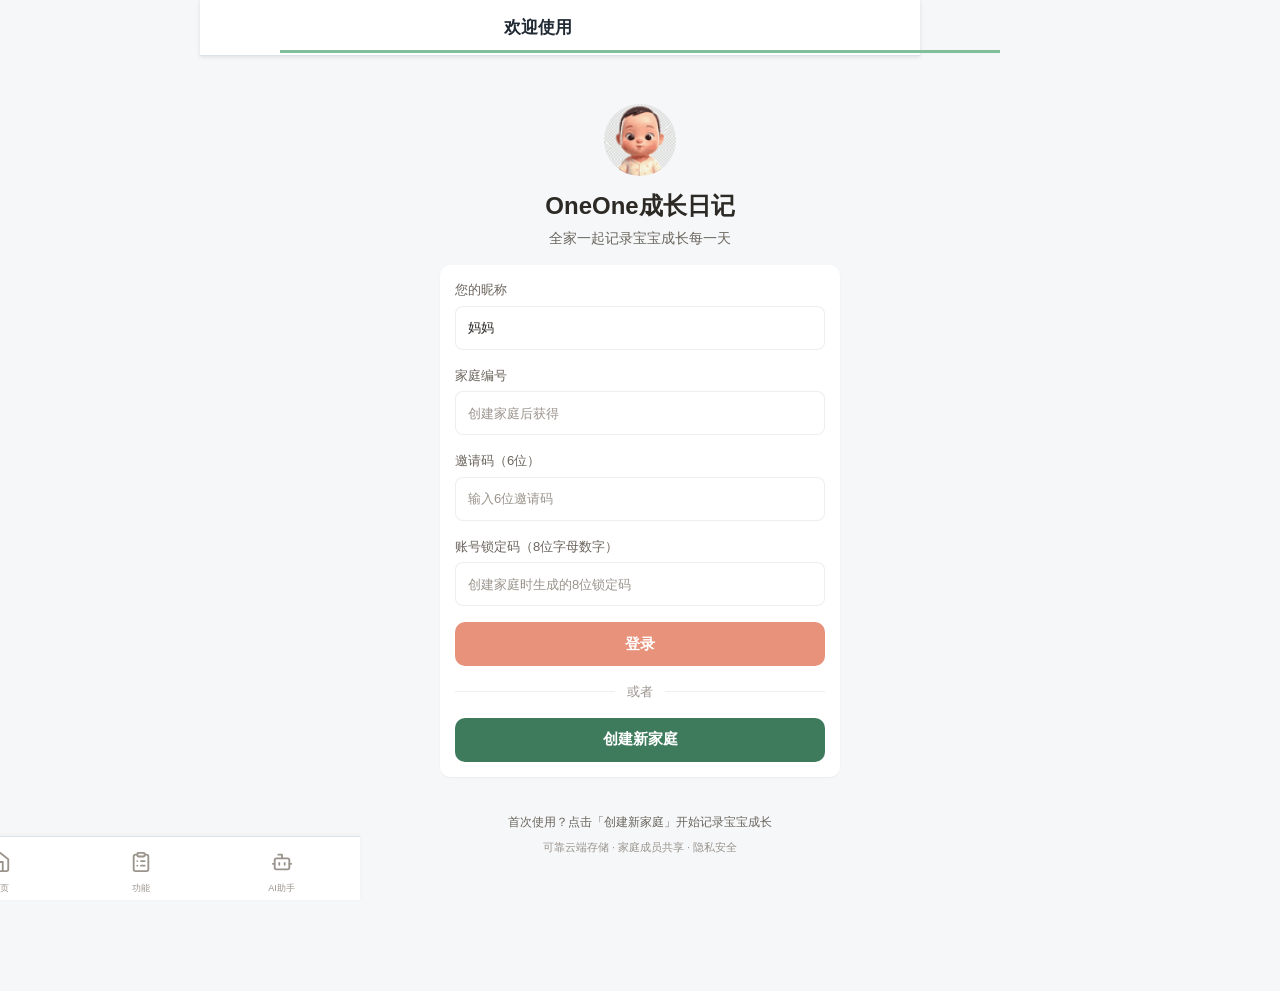
<file: index.html>
<!DOCTYPE html>
<html lang="zh-CN" data-ui-version="v3">
<head>
  <meta charset="UTF-8">
  <meta name="viewport" content="width=device-width, initial-scale=1.0, viewport-fit=cover, shrink-to-fit=no">
  <meta name="apple-mobile-web-app-capable" content="yes">
  <meta name="mobile-web-app-capable" content="yes">
  <meta name="apple-mobile-web-app-status-bar-style" content="default">
  <meta name="apple-mobile-web-app-title" content="成长日记">
  <meta name="theme-color" content="#E8927C" id="meta-theme-color">
  <!-- v68：禁止 HTTP 缓存 HTML。iOS 主屏幕 WebApp 对 HTML 缓存极激进，
       若被缓存则 SW 的 networkFirst 也可能拿到旧版，导致"必须删掉重装才更新" -->
  <meta http-equiv="Cache-Control" content="no-cache, no-store, must-revalidate">
  <meta http-equiv="Pragma" content="no-cache">
  <meta http-equiv="Expires" content="0">
  <!-- 内容安全策略：限制资源来源，纵深防御 XSS（防第三方脚本/外联数据窃取） -->
  <meta http-equiv="Content-Security-Policy" content="default-src 'self'; script-src 'self' 'unsafe-inline' 'unsafe-eval'; style-src 'self' 'unsafe-inline'; img-src 'self' data: blob:; font-src 'self' data:; connect-src 'self' https://baby-tracker-oneone-d4b45081aa89-1462876623.ap-shanghai.app.tcloudbase.com; frame-src 'none'; object-src 'none'; base-uri 'self'">
  <link rel="manifest" href="manifest.json">
  <link rel="apple-touch-icon" href="img/icons/apple-touch-icon-180.png" id="app-icon-link">
  <title>OneOne成长日记</title>
  <script src="js/theme-v3.js?v=r23-milestone-achievement-fix-20260901-2301"></script>
  
    <link rel="stylesheet" href="css/v3-runtime.css?v=r23-milestone-achievement-fix-20260901-2301">
<script defer src="js/v3-gesture.js?v=r23-milestone-achievement-fix-20260901-2301"></script>
  <script defer src="js/v3-coop.js?v=r23-milestone-achievement-fix-20260901-2301"></script>
  <script defer src="js/v3-charts.js?v=r23-milestone-achievement-fix-20260901-2301"></script>
</head>
<body>
  <div id="app" class="v3-shell">
    <header id="top-bar" class="v3-topbar" data-v3-region="header">
      <button id="btn-back" class="icon-btn" onclick="goBack()" style="display:none">←</button>
      <h1 id="page-title">成长日记</h1>
      <button id="btn-settings" class="icon-btn" onclick="openSettings()"></button>
    </header>

    <main id="content" class="v3-content" data-v3-region="main" aria-live="polite" aria-busy="false"></main>
    <div id="page-status" class="v3-page-status" data-v3-region="status" role="status" aria-live="polite" aria-atomic="true"></div>

    <nav id="tab-bar" class="tab-bar-5 v3-nav" data-v3-region="navigation" aria-label="主要导航">
      <button class="tab-btn v3-nav-item" data-page="analytics" data-v3-entry="analytics" onclick="showPage('analytics')">
        <span class="tab-icon" aria-hidden="true"></span><span class="tab-label">分析</span>
      </button>
      <button class="tab-btn v3-nav-item" data-page="quick-record" data-v3-entry="quick-record" onclick="showPage('quick-record')">
        <span class="tab-icon" aria-hidden="true"></span><span class="tab-label">记录</span>
      </button>
      <button class="tab-btn active v3-nav-item" data-page="dashboard" data-v3-entry="dashboard" onclick="showPage('dashboard')">
        <span class="tab-icon" aria-hidden="true"></span><span class="tab-label">首页</span>
      </button>
      <button class="tab-btn v3-nav-item" data-page="functions" data-v3-entry="functions" onclick="showPage('functions')">
        <span class="tab-icon" aria-hidden="true"></span><span class="tab-label">功能</span>
      </button>
      <button class="tab-btn v3-nav-item" data-page="assistant" data-v3-entry="assistant" onclick="showPage('assistant')">
        <span class="tab-icon" aria-hidden="true"></span><span class="tab-label">AI助手</span>
      </button>
    </nav>
  </div>

  <div id="toast" class="toast"></div>

  <div id="voice-modal" class="modal hidden">
    <div class="modal-content voice-dialog">
      <div id="voice-status">点击说话</div>
      <div id="voice-wave" class="voice-wave"><span></span><span></span><span></span><span></span><span></span></div>
      <div id="voice-text" class="voice-text"></div>
      <div class="voice-actions"><button class="btn btn-secondary" onclick="stopVoice()">停止</button></div>
    </div>
  </div>

  <div id="loading" class="loading-overlay hidden"><div class="spinner"></div><p>加载中...</p></div>

  <!-- v75：移除 cloudbase-sdk.js（396KB，HTTP 模式下全站未调用，已备份至 js/_backup/，
       若真机验证异常可回滚恢复）。首屏 JS 立减约 40%。
       theme-v2.js 已随双通道在 <head> 条件注入（仅 v2 通道加载）。 -->
  <script src="js/production-runtime-config.js?v=r23-milestone-achievement-fix-20260901-2301"></script>
  <script src="js/config.js?v=r23-milestone-achievement-fix-20260901-2301"></script>
  <script src="js/v3-contract.js?v=r23-milestone-achievement-fix-20260901-2301"></script>
  <script defer src="js/data/vaccine-schedule.js?v=r23-milestone-achievement-fix-20260901-2301"></script>
  <script defer src="js/data/growth-standard.js?v=r23-milestone-achievement-fix-20260901-2301"></script>
  <script defer src="js/data/region-data.js?v=r23-milestone-achievement-fix-20260901-2301"></script>
  <script defer src="js/data/milestone-standard.js?v=r23-milestone-achievement-fix-20260901-2301"></script>
  <script defer src="js/data/badges-data.js?v=r23-milestone-achievement-fix-20260901-2301"></script>
  <script defer src="js/data/nursing-standard.js?v=r23-milestone-achievement-fix-20260901-2301"></script>
  <script defer src="js/data/exercise-plan.js?v=r23-milestone-achievement-fix-20260901-2301"></script>
  <script defer src="js/data/food-plan.js?v=r23-milestone-achievement-fix-20260901-2301"></script>
  <script defer src="js/data/knowledge-parenting.js?v=r23-milestone-achievement-fix-20260901-2301"></script>
  <script defer src="js/utils.js?v=r23-milestone-achievement-fix-20260901-2301"></script>
  <script defer src="js/auth.js?v=r23-milestone-achievement-fix-20260901-2301"></script>
  <script defer src="js/api.js?v=r23-milestone-achievement-fix-20260901-2301"></script>
  <script defer src="js/breast-feeding.js?v=r23-milestone-achievement-fix-20260901-2301"></script>
  <script defer src="js/feeding-time-chart.js?v=r23-milestone-achievement-fix-20260901-2301"></script>
  <script defer src="js/voice.js?v=r23-milestone-achievement-fix-20260901-2301"></script>
  <script defer src="js/pages/dashboard.js?v=r23-milestone-achievement-fix-20260901-2301"></script>
  <script defer src="js/pages/quick-record.js?v=r23-milestone-achievement-fix-20260901-2301"></script>
  <script defer src="js/pages/analytics-page.js?v=r23-milestone-achievement-fix-20260901-2301"></script>
  <script defer src="js/pages/modules-page.js?v=r23-milestone-achievement-fix-20260901-2301"></script>
  <script defer src="js/pages/parenting.js?v=r23-milestone-achievement-fix-20260901-2301"></script>
  <script defer src="js/pages/milestone-page.js?v=r23-milestone-achievement-fix-20260901-2301"></script>
  <script defer src="js/pages/report-page.js?v=r23-milestone-achievement-fix-20260901-2301"></script>
  <script defer src="js/pages/growth-curve.js?v=r23-milestone-achievement-fix-20260901-2301"></script>
  <script defer src="js/pages/sleep-management.js?v=r23-milestone-achievement-fix-20260901-2301"></script>
  <script defer src="js/pages/medical.js?v=r23-milestone-achievement-fix-20260901-2301"></script>
  <script defer src="js/pages/footprint.js?v=r23-milestone-achievement-fix-20260901-2301"></script>
  <script defer src="js/pages/exercise.js?v=r23-milestone-achievement-fix-20260901-2301"></script>
  <script defer src="js/pages/food.js?v=r23-milestone-achievement-fix-20260901-2301"></script>
  <script defer src="js/pages/early-edu.js?v=r23-milestone-achievement-fix-20260901-2301"></script>
  <script defer src="js/pages/language-development.js?v=r23-milestone-achievement-fix-20260901-2301"></script>
  <script defer src="js/pages/social-development.js?v=r23-milestone-achievement-fix-20260901-2301"></script>
  <script defer src="js/pages/safety.js?v=r23-milestone-achievement-fix-20260901-2301"></script>
  <script defer src="js/pages/parenting-lib.js?v=r23-milestone-achievement-fix-20260901-2301"></script>
  <script defer src="js/focus-guide.js?v=r23-milestone-achievement-fix-20260901-2301"></script>
  <script defer src="js/pages/profile-page.js?v=r23-milestone-achievement-fix-20260901-2301"></script>
  <script defer src="js/pages/screening.js?v=r23-milestone-achievement-fix-20260901-2301"></script>
  <script defer src="js/pages.js?v=r23-milestone-achievement-fix-20260901-2301"></script>
  <script defer src="js/message-queue.js?v=r23-milestone-achievement-fix-20260901-2301"></script>
  <script defer src="js/pages/message-center-page.js?v=r23-milestone-achievement-fix-20260901-2301"></script>
  <script defer src="js/app.js?v=r23-milestone-achievement-fix-20260901-2301"></script>
</body>
</html>
</file>
<file: css/v3-runtime.css>
:root {

  
  --color-bg-base:        #FAF8F5;              
  --color-bg-raised:      #FFFFFF;              
  --color-bg-sunken:      #F2EFEA;              
  --color-text-primary:   #2D2A26;              
  --color-text-secondary: #6B655D;              
  --color-text-muted:     #9A948C;              
  --color-border-subtle:  rgba(45, 42, 38, 0.08); 
  --color-accent:         #E8927C;              
  --color-accent-pressed: #D97A62;              
  --color-accent-soft:    rgba(232, 146, 124, 0.12); 

  
  --color-category-1: #F2C94C;   
  --color-category-2: #A8B8E8;   
  --color-category-3: #9BC9A8;   
  --color-category-4: #F0A8B8;   
  --color-category-5: #C9B8E8;   
  --color-category-6: #8FD0D8;   

  
  --color-success:          #7FBF9B;  
  --color-success-deep:     #3E7B5C;
  --color-success-soft:     #E8F4EC;

  --color-highlight:        #EDB85C;  
  --color-highlight-deep:   #8A6A1E;
  --color-highlight-soft:   #FBF0D8;

  --color-processing:       #93A8D8;  
  --color-processing-deep:  #4A5E8C;
  --color-processing-soft:  #E9EEF8;

  --color-celebration:      #B89BD8;  
  --color-celebration-deep: #6E4F94;
  --color-celebration-soft: #F1EAF8;

  --color-inactive:         #A99E93;  
  --color-inactive-deep:    #6E655C;
  --color-inactive-soft:    #EFEBE6;

  --color-error:            #CE6355;  
  --color-error-deep:       #A23B2F;
  --color-error-soft:       #F9E5E1;

  
  --font-family-base: -apple-system, BlinkMacSystemFont, "PingFang SC",
                      "Helvetica Neue", "Segoe UI", "Microsoft YaHei",
                      sans-serif;

  
  --font-size-caption:    0.75rem;    
  --font-size-body-sm:    0.875rem;   
  --font-size-body:       1.0625rem;  
  --font-size-title:      1.25rem;    
  --font-size-page-title: 1.5rem;     
  --font-size-metric:     1.375rem;   
  --font-size-metric-lg:  2rem;       

  --font-weight-regular:  400;
  --font-weight-medium:   500;
  --font-weight-semibold: 600;
  --font-weight-bold:     700;

  --line-height-tight: 1.25;          
  --line-height-base:  1.5;           

  
  --space-1: 0.25rem;    
  --space-2: 0.5rem;     
  --space-3: 0.75rem;    
  --space-4: 1rem;       
  --space-5: 1.5rem;     
  --space-6: 2rem;       
  --space-7: 3rem;       
  --space-tab-gap: 24px; 

  
  --space-safe-top:    env(safe-area-inset-top, 0px);
  --space-safe-bottom: env(safe-area-inset-bottom, 0px);

  
  --touch-target-min: 44px;

  
  --radius-sm:   4px;     
  --radius-md:   8px;     
  --radius-lg:   16px;    
  --radius-xl:   20px;    
  --radius-full: 999px;   

  
  --elevation-1: 0 1px 3px rgba(45, 42, 38, 0.06),
                 0 4px 12px rgba(45, 42, 38, 0.04);   
  --elevation-2: 0 4px 16px rgba(45, 42, 38, 0.10),
                 0 8px 32px rgba(45, 42, 38, 0.08);   

  
  --duration-fast: 150ms;
  --duration-base: 200ms;
  --ease-out:      cubic-bezier(0.2, 0.8, 0.2, 1);
  --press-scale:   0.97;              

  
  --z-base:   0;
  --z-raised: 10;    
  --z-sheet:  100;   
  --z-toast:  200;   
}

[data-theme="dark"],
[data-theme="night"] {
  --color-success:          #8FCDA8;  --color-success-soft:     #22362C;  --color-success-deep:     #6FCE99;
  --color-highlight:        #F0C373;  --color-highlight-soft:   #3A2F1C;  --color-highlight-deep:   #E8C373;
  --color-processing:       #A3B6E0;  --color-processing-soft:  #242B3D;  --color-processing-deep:  #9DB4E8;
  --color-celebration:      #C4ABE2;  --color-celebration-soft: #2E2438;  --color-celebration-deep:  #B89BD8;
  --color-inactive:         #8F857B;  --color-inactive-soft:    #2A2724;  --color-inactive-deep:     #8F857B;
  --color-error:            #DF8579;  --color-error-soft:       #3D2422;  --color-error-deep:        #E89A8E;

  --elevation-1: 0 1px 3px rgba(0, 0, 0, 0.30),
                 0 4px 12px rgba(0, 0, 0, 0.24);
  --elevation-2: 0 4px 16px rgba(0, 0, 0, 0.40),
                 0 8px 32px rgba(0, 0, 0, 0.32);
}

[data-theme="dark"],
[data-theme="night"] {
  --color-bg-base:        #1C1A17;
  --color-bg-raised:      #262320;
  --color-bg-sunken:      #171512;
  --color-text-primary:   rgba(237, 232, 226, 0.92);  
  --color-text-secondary: rgba(237, 232, 226, 0.62);
  --color-text-muted:     rgba(237, 232, 226, 0.40);
  --color-border-subtle:  rgba(237, 232, 226, 0.10);
  --color-accent:         #E8927C;              
  --color-accent-pressed: #F0A28E;
  --color-accent-soft:    rgba(232, 146, 124, 0.16);
}

[data-mood-theme="happy"] {
  --color-accent:         #E8927C;
  --color-accent-pressed: #D97A62;
  --color-accent-soft:    rgba(232, 146, 124, 0.12);
  --color-category-1: #F2C94C;
  --color-category-2: #A8B8E8;
  --color-category-3: #9BC9A8;
  --color-category-4: #F0A8B8;
}

[data-mood-theme="calm"] {
  --color-accent:         #7FA8A0;
  --color-accent-pressed: #6B9189;
  --color-accent-soft:    rgba(127, 168, 160, 0.12);
  --color-category-1: #A8C8A0;
  --color-category-2: #8FB0C8;
  --color-category-3: #9BC9A8;
  --color-category-4: #C8B0A8;
}

[data-mood-theme="sleepy"] {
  --color-accent:         #8A93B8;
  --color-accent-pressed: #737CA0;
  --color-accent-soft:    rgba(138, 147, 184, 0.12);
  --color-category-1: #C8B890;
  --color-category-2: #8A93B8;
  --color-category-3: #A0A8C8;
  --color-category-4: #B8A0C0;
}

[data-mood-theme="sick"] {
  --color-accent:         #8FBF9F;
  --color-accent-pressed: #77A888;
  --color-accent-soft:    rgba(143, 191, 159, 0.12);
  --color-category-1: #9BC9A8;
  --color-category-2: #A8B8C8;
  --color-category-3: #8FBF9F;
  --color-category-4: #B8C8A8;
}

[data-mood-theme="angry"] {
  --color-accent:         #E8A87C;
  --color-accent-pressed: #D18F62;
  --color-accent-soft:    rgba(232, 168, 124, 0.12);
  --color-category-1: #E8C88C;
  --color-category-2: #C8A8B8;
  --color-category-3: #A8C898;
  --color-category-4: #E8A87C;
}

*, *::before, *::after {
  box-sizing: border-box;
  -webkit-tap-highlight-color: transparent;
}

html {
  
  overscroll-behavior: none;
  
  height: 100dvh;
}

body {
  margin: 0;
  min-height: 100dvh;
  background: var(--color-bg-base);
  color: var(--color-text-primary);
  font-family: var(--font-family-base);
  font-size: var(--font-size-body);
  line-height: var(--line-height-base);
  
  font-variant-numeric: tabular-nums;
  -webkit-font-smoothing: antialiased;
}

a, button, [role="button"], input, select, textarea, label {
  touch-action: manipulation;
}

.pressable {
  transition: transform var(--duration-fast) var(--ease-out),
              opacity var(--duration-fast) var(--ease-out);
}
.pressable:active {
  transform: scale(var(--press-scale));
  opacity: 0.88;
}

.animate-in {
  transition: transform var(--duration-base) var(--ease-out),
              opacity var(--duration-base) var(--ease-out);
}

.category-soft-1 { background: color-mix(in srgb, var(--color-category-1) 14%, transparent); }
.category-soft-2 { background: color-mix(in srgb, var(--color-category-2) 14%, transparent); }
.category-soft-3 { background: color-mix(in srgb, var(--color-category-3) 14%, transparent); }
.category-soft-4 { background: color-mix(in srgb, var(--color-category-4) 14%, transparent); }
.category-soft-5 { background: color-mix(in srgb, var(--color-category-5) 14%, transparent); }
.category-soft-6 { background: color-mix(in srgb, var(--color-category-6) 14%, transparent); }

.v3-page-status {
  position: relative;
  width: 100%;
  min-height: 24px;
  padding: 4px 16px;
  color: var(--color-text-secondary);
  font-size: var(--font-size-caption);
  line-height: var(--line-height-base);
  text-align: center;
  pointer-events: none;
}
.v3-page-status[hidden] { display: none; }
.v3-page-status.is-error,
.v3-page-status.is-permission,
.v3-page-status.is-permission-denied,
.v3-page-status.is-auth-required,
.v3-page-status.is-conflict { color: var(--color-error-deep); }
.v3-page-status.is-submitting { color: var(--color-processing-deep); }
.v3-page-status.is-partial { color: var(--color-warning-deep, var(--color-processing-deep)); }
.v3-page-status.is-success { color: var(--color-success-deep); }
.v3-state {
  display: grid;
  place-items: center;
  min-height: 240px;
  padding: var(--space-6);
  text-align: center;
}
.v3-state h2 { margin: var(--space-3) 0 var(--space-1); font-size: var(--font-size-title); }
.v3-state p { max-width: 32rem; margin: 0 0 var(--space-4); color: var(--color-text-secondary); }
.v3-state-icon { color: var(--color-accent); }
.v3-state-error .v3-state-icon,
.v3-state-permission .v3-state-icon,
.v3-state-permission-denied .v3-state-icon,
.v3-state-auth-required .v3-state-icon,
.v3-state-conflict .v3-state-icon { color: var(--color-error); }
.v3-state-submitting .v3-state-icon { color: var(--color-processing); }
.v3-state-partial .v3-state-icon { color: var(--color-warning, var(--color-processing)); }
.v3-state-success .v3-state-icon { color: var(--color-success); }

.skeleton {
  position: relative;
  overflow: hidden;
  background: var(--color-bg-sunken);
  border-radius: var(--radius-md);
}
.skeleton::after {
  content: "";
  position: absolute;
  inset: 0;
  transform: translateX(-100%);
  background: linear-gradient(90deg, transparent,
              rgba(255, 255, 255, 0.35), transparent);
  animation: skeleton-shimmer 1.4s infinite;
}
@keyframes skeleton-shimmer {
  100% { transform: translateX(100%); }
}

@media (prefers-reduced-motion: reduce) {
  .skeleton::after { animation: none; }
}



:root {
  --tab-bar-height: 60px;
  --top-bar-height: 50px;
  --safe-bottom: env(safe-area-inset-bottom, 0px);
}

*,
*::before,
*::after {
  box-sizing: border-box;
  margin: 0;
  padding: 0;
}

body {
  font-family: -apple-system, BlinkMacSystemFont, "Segoe UI", Roboto, "PingFang SC", "Microsoft YaHei", sans-serif;
  font-size: 1rem;
  color: var(--text);
  background: var(--bg);
  -webkit-font-smoothing: antialiased;
  -webkit-tap-highlight-color: transparent;
  overscroll-behavior: none;
  touch-action: manipulation;
  -webkit-user-select: none;
  user-select: none;
}

#top-bar {
  position: fixed;
  top: 0;
  left: 0;
  right: 0;
  z-index: 100;
  height: var(--top-bar-height);
  background: var(--primary);
  color: white;
  display: flex;
  align-items: center;
  justify-content: space-between;
  padding: 0 16px;
  box-shadow: 0 1px 4px rgba(0,0,0,0.1);
}

#top-bar h1 {
  font-size: 17px;
  font-weight: 600;
  flex: 1;
  text-align: center;
}

.icon-btn {
  background: none;
  border: none;
  color: white;
  font-size: 20px;
  padding: 8px;
  cursor: pointer;
  border-radius: 50%;
  width: 36px;
  height: 36px;
  display: flex;
  align-items: center;
  justify-content: center;
}

.icon-btn:active {
  background: rgba(255,255,255,0.2);
}

#content {
  margin-top: var(--top-bar-height);
  margin-bottom: calc(var(--tab-bar-height) + var(--safe-bottom) + 8px);
  padding: 16px;
  min-height: calc(100vh - var(--top-bar-height) - var(--tab-bar-height));
}

#tab-bar {
  position: fixed;
  bottom: 0;
  left: 0;
  right: 0;
  z-index: 100;
  height: calc(var(--tab-bar-height) + var(--safe-bottom));
  padding-bottom: var(--safe-bottom);
  background: var(--card-bg);
  display: flex;
  border-top: 1px solid var(--border);
  box-shadow: 0 -1px 4px rgba(0,0,0,0.04);
}

.tab-btn {
  flex: 1;
  display: flex;
  flex-direction: column;
  align-items: center;
  justify-content: center;
  background: none;
  border: none;
  color: var(--text-light);
  font-size: 11px;
  cursor: pointer;
  transition: color 0.2s;
  gap: 2px;
}

.tab-btn.active {
  color: var(--primary);
}

.tab-icon {
  font-size: 22px;
}

.tab-label {
  font-size: 10px;
}

.card {
  margin-bottom: 12px;
}

.card-title {
  font-size: 1rem; 
  font-weight: 600;
  margin-bottom: 12px;
  display: flex;
  align-items: center;
  gap: 8px;
}

.card-row {
  display: flex;
  justify-content: space-between;
  align-items: center;
  padding: 8px 0;
}

.card-label {
  color: var(--text-secondary);
  font-size: 0.8125rem; 
}

.card-value {
  font-weight: 500;
}

.module-cards {
  display: grid;
  grid-template-columns: 1fr 1fr;
  gap: 12px;
}

.module-card {
  background: var(--card-bg);
  border-radius: var(--radius);
  padding: 24px 16px;
  text-align: center;
  box-shadow: var(--shadow);
  cursor: pointer;
  transition: transform 0.15s;
}

.module-card:active {
  transform: scale(0.97);
}

.module-card .module-icon {
  font-size: 40px;
  margin-bottom: 8px;
}

.module-card .module-name {
  font-size: 14px;
  font-weight: 600;
}

.module-card .module-desc {
  font-size: 11px;
  color: var(--text-secondary);
  margin-top: 4px;
}

.summary-grid {
  display: grid;
  grid-template-columns: 1fr 1fr;
  gap: 10px;
}

.summary-item {
  background: var(--primary-light);
  border-radius: var(--radius-sm);
  padding: 12px;
  text-align: center;
}

.summary-item .num {
  font-size: 28px;
  font-weight: 700;
  color: var(--primary);
}

.summary-item .label {
  font-size: 12px;
  color: var(--text-secondary);
  margin-top: 2px;
}

.form-group {
  margin-bottom: 16px;
}

.form-group label {
  display: block;
  font-size: 13px;
  color: var(--text-secondary);
  margin-bottom: 6px;
  font-weight: 500;
}

.form-input {
  width: 100%;
  padding: 10px 12px;
  border: 1px solid var(--border);
  outline: none;
  transition: border-color 0.2s;
}

.btn {
  display: inline-flex;
  align-items: center;
  justify-content: center;
  gap: 6px;
  padding: 10px 20px;
  border: none;
  border-radius: var(--radius-sm);
  font-size: 15px;
  font-weight: 500;
  cursor: pointer;
}

.btn-primary {
  background: var(--primary);
  color: white;
}

.btn-primary:active {
  background: var(--primary-dark);
}

.btn-success {
  background: var(--success);
  color: white;
}

.btn-danger {
  background: var(--danger);
  color: white;
}

.btn-block {
  width: 100%;
}

.btn:disabled {
  opacity: 0.5;
  cursor: not-allowed;
}

.option-group {
  display: flex;
  gap: 8px;
  flex-wrap: wrap;
}

.option-btn {
  flex: 1;
  min-width: 70px;
  padding: 12px 8px;
  cursor: pointer;
  text-align: center;
  transition: all 0.2s;
}

.option-btn .opt-emoji {
  display: block;
  font-size: 24px;
  margin-bottom: 4px;
}

.option-btn .opt-label {
  font-size: 12px;
}

.mode-switch {
  display: flex;
  background: #f0f0f0;
  border-radius: 20px;
  padding: 3px;
  margin-bottom: 16px;
}

.mode-btn {
  flex: 1;
  padding: 8px 16px;
  border: none;
  border-radius: 18px;
  background: transparent;
  cursor: pointer;
  font-size: 13px;
  transition: all 0.2s;
  text-align: center;
}

.mode-btn.active {
  background: var(--primary);
  color: white;
}

.voice-btn {
  width: 48px;
  height: 48px;
  border-radius: 50%;
  background: var(--primary);
  color: white;
  border: none;
  font-size: 24px;
  cursor: pointer;
  display: flex;
  align-items: center;
  justify-content: center;
  box-shadow: 0 2px 8px rgba(74,144,217,0.3);
  transition: transform 0.15s;
}

.voice-btn:active {
  transform: scale(0.9);
}

.voice-dialog {
  max-width: 300px;
  text-align: center;
  padding: 40px 24px;
}

.voice-wave {
  display: flex;
  align-items: center;
  justify-content: center;
  gap: 4px;
  height: 60px;
  margin: 20px 0;
}

.voice-wave span {
  width: 4px;
  height: 20px;
  background: var(--primary);
  border-radius: 2px;
  animation: wave 0.8s ease-in-out infinite;
}

.voice-wave span:nth-child(1) {
  animation-delay: 0s;
}

.voice-wave span:nth-child(2) {
  animation-delay: 0.1s;
}

.voice-wave span:nth-child(3) {
  animation-delay: 0.2s;
}

.voice-wave span:nth-child(4) {
  animation-delay: 0.3s;
}

.voice-wave span:nth-child(5) {
  animation-delay: 0.4s;
}

@keyframes wave {
  0%, 100% {
  height: 10px;
}

  50% {
  height: 36px;
}

}

.voice-text {
  font-size: 14px;
  color: var(--text-secondary);
  min-height: 20px;
  margin-bottom: 16px;
}

.voice-actions {
  display: flex;
  gap: 12px;
  justify-content: center;
}

.success-page {
  text-align: center;
  padding: 40px 20px;
}

.success-page .success-icon {
  font-size: 64px;
  margin-bottom: 16px;
}

.success-page .feedback-text {
  font-size: 15px;
  color: var(--text-secondary);
  margin-bottom: 24px;
}

.photo-area {
  border: 2px dashed var(--border);
  border-radius: var(--radius-sm);
  padding: 24px;
  text-align: center;
  cursor: pointer;
  transition: border-color 0.2s;
}

.photo-area:hover {
  border-color: var(--primary);
}

.photo-area.has-photo {
  border-style: solid;
  border-color: var(--primary);
  padding: 8px;
}

.photo-preview {
  max-width: 100%;
  max-height: 200px;
  border-radius: var(--radius-sm);
}

.photo-placeholder {
  color: var(--text-light);
  font-size: 14px;
}

.photo-ai-label {
  position: absolute;
  bottom: 6px;
  left: 6px;
  right: 6px;
  background: rgba(74,144,217,0.9);
  color: white;
  padding: 6px 10px;
  border-radius: 0 0 6px 6px;
  font-size: 12px;
  text-align: center;
}

.spinner-sm {
  display: inline-block;
  width: 16px;
  height: 16px;
  border: 2px solid rgba(255,255,255,0.3);
  border-top-color: white;
  border-radius: 50%;
  animation: spin 0.8s linear infinite;
  vertical-align: middle;
  margin-right: 6px;
}

#btn-recognize {
  background: var(--primary);
  color: white;
  transition: all 0.2s;
}

#btn-recognize:disabled {
  background: #a0c4e8;
  cursor: wait;
  opacity: 1;
}

.record-list {
  list-style: none;
}

.record-item {
  border-bottom: 1px solid var(--border);
  display: flex;
  justify-content: space-between;
  align-items: center;
}

.record-item:last-child {
  border-bottom: none;
}

.record-main {
  flex: 1 1 auto;
  min-width: 0;
  overflow: hidden;
}

.record-title {
  margin-bottom: 4px;
  overflow-wrap: anywhere;
}

.record-meta {
  overflow-wrap: anywhere;
}

.record-actions {
  display: flex;
  gap: 8px;
}

.record-actions .icon-btn-sm {
  width: 30px;
  height: 30px;
  font-size: 16px;
  border-radius: 50%;
  background: #f5f5f5;
  border: none;
  cursor: pointer;
  display: flex;
  align-items: center;
  justify-content: center;
}

.calendar-header {
  display: flex;
  align-items: center;
  justify-content: space-between;
  padding: 8px 0;
  margin-bottom: 8px;
}

.calendar-grid {
  display: grid;
  grid-template-columns: repeat(7, 1fr);
  gap: 4px;
  text-align: center;
}

.calendar-weekday {
  font-size: 12px;
  color: var(--text-secondary);
  padding: 4px;
}

.calendar-day {
  padding: 8px 4px;
  border-radius: var(--radius-sm);
  font-size: 14px;
  cursor: pointer;
  position: relative;
}

.calendar-day.today {
  background: var(--primary-light);
  font-weight: 600;
}

.calendar-day.selected {
  background: var(--primary);
  color: white;
}

.calendar-day.other-month {
  color: var(--text-light);
}

.calendar-day .dot {
  position: absolute;
  bottom: 2px;
  left: 50%;
  transform: translateX(-50%);
  width: 5px;
  height: 5px;
  border-radius: 50%;
}

.calendar-day .dot.feed {
  background: var(--primary);
}

.calendar-day .dot.stool {
  background: var(--warning);
}

.filter-tabs {
  display: flex;
  gap: 8px;
  margin-bottom: 16px;
  overflow-x: auto;
}

.filter-tab {
  padding: 6px 14px;
  border-radius: 16px;
  font-size: 13px;
  background: #f0f0f0;
  color: var(--text-secondary);
  border: none;
  cursor: pointer;
  white-space: nowrap;
  flex-shrink: 0;
}

.filter-tab.active {
  background: var(--primary);
  color: white;
}

.setting-section {
  margin-bottom: 24px;
}

.setting-section h3 {
  font-size: 14px;
  color: var(--text-secondary);
  margin-bottom: 12px;
  text-transform: uppercase;
}

.setting-item {
  display: flex;
  justify-content: space-between;
  align-items: center;
  padding: 14px 0;
  border-bottom: 1px solid var(--border);
}

.setting-item:last-child {
  border-bottom: none;
}

.setting-label {
  font-size: 0.9375rem; 
}

.setting-desc {
  font-size: 0.75rem;
  color: var(--text-secondary);
  margin-top: 2px;
}

.switch {
  position: relative;
  width: 50px;
  height: 28px;
}

.switch input {
  display: none;
}

.switch .slider {
  position: absolute;
  inset: 0;
  background: #ccc;
  border-radius: 14px;
  cursor: pointer;
  transition: background 0.3s;
}

.switch .slider::before {
  content: '';
  position: absolute;
  left: 3px;
  top: 3px;
  width: 22px;
  height: 22px;
  border-radius: 50%;
  background: white;
  transition: transform 0.3s;
}

.switch input:checked + .slider {
  background: var(--primary);
}

.switch input:checked + .slider::before {
  transform: translateX(22px);
}

.admin-item {
  display: flex;
  align-items: center;
  gap: 12px;
  padding: 10px 0;
  border-bottom: 1px solid var(--border);
}

.admin-item:last-child {
  border-bottom: none;
}

.admin-item > div:first-child {
  flex: 1;
  min-width: 0;
}

.admin-item b {
  display: block;
  white-space: nowrap;
  overflow: hidden;
  text-overflow: ellipsis;
}

.toast {
  position: fixed;
  pointer-events: none;
}

.toast.show {
  pointer-events: auto;
}

.modal {
  position: fixed;
  inset: 0;
  background: rgba(0,0,0,0.5);
  z-index: 200;
  display: flex;
  align-items: center;
  justify-content: center;
}

.modal.hidden {
  display: none;
}

.modal-content {
  background: var(--card-bg);
  padding: 24px;
  max-width: 360px;
  width: 90%;
  max-height: 80vh;
  overflow-y: auto;
}

.modal-title {
  font-size: 17px;
  font-weight: 600;
  margin-bottom: 16px;
  text-align: center;
}

.modal-body {
  margin-bottom: 20px;
}

.modal-actions {
  display: flex;
  gap: 10px;
  justify-content: center;
}

.onboarding {
  padding: 60px 24px;
  text-align: center;
}

.onboarding .logo {
  font-size: 64px;
  margin-bottom: 16px;
}

.onboarding h2 {
  font-size: 24px;
  margin-bottom: 8px;
}

.onboarding p {
  color: var(--text-secondary);
  margin-bottom: 32px;
  line-height: 1.6;
}

.onboarding .steps {
  text-align: left;
  margin-bottom: 32px;
  padding: 0 16px;
}

.onboarding .step {
  display: flex;
  align-items: flex-start;
  gap: 12px;
  margin-bottom: 16px;
}

.onboarding .step-num {
  width: 28px;
  height: 28px;
  border-radius: 50%;
  background: var(--primary);
  color: white;
  display: flex;
  align-items: center;
  justify-content: center;
  font-size: 14px;
  font-weight: 600;
  flex-shrink: 0;
}

.onboarding .step-text {
  font-size: 14px;
  line-height: 1.5;
  padding-top: 3px;
}

.loading-overlay {
  position: fixed;
  inset: 0;
  background: rgba(255,255,255,0.9);
  z-index: 300;
  display: flex;
  flex-direction: column;
  align-items: center;
  justify-content: center;
}

.spinner {
  width: 40px;
  height: 40px;
  border: 3px solid var(--border);
  border-top-color: var(--primary);
  border-radius: 50%;
  animation: spin 0.8s linear infinite;
}

@keyframes spin {
  to {
  transform: rotate(360deg);
}

}

.report-card {
  text-align: center;
  padding: 24px 16px;
}

.report-card .report-num {
  font-size: 36px;
  font-weight: 700;
  color: var(--primary);
}

.report-card .report-label {
  font-size: 13px;
  color: var(--text-secondary);
  margin-top: 4px;
}

.report-chart {
  width: 100%;
  margin: 16px 0;
}

.disclaimer {
  margin-top: 16px;
  padding: 10px 12px;
  background: #FFF7E6;
  border-left: 3px solid var(--warning);
  border-radius: 0 var(--radius-sm) var(--radius-sm) 0;
  font-size: 12px;
  color: #8C6D00;
  line-height: 1.5;
}

.hidden {
  display: none !important;
}

.text-center {
  text-align: center;
}

.text-muted {
  color: var(--text-secondary);
  font-size: 13px;
}

.mt-8 {
  margin-top: 8px;
}

.mt-16 {
  margin-top: 16px;
}

.mb-8 {
  margin-bottom: 8px;
}

.mb-16 {
  margin-bottom: 16px;
}

.flex-center {
  display: flex;
  align-items: center;
  justify-content: center;
}

.gap-8 {
  gap: 8px;
}

.tag {
  display: inline-block;
  padding: 2px 8px;
  font-weight: 500;
}

.tag-voice {
  background: #E8F5E9;
  color: #2E7D32;
}

.tag-table {
  background: #E3F2FD;
  color: #1565C0;
}

.tag-ai {
  background: #F3E5F5;
  color: #7B1FA2;
}

.recorder-tag {
  display: inline-flex;
  align-items: center;
  gap: 3px;
  font-size: 11px;
  color: var(--text-secondary);
  background: #f5f5f5;
  padding: 2px 6px;
  border-radius: 8px;
}

@media (min-width: 768px) and (orientation: portrait) {
  #top-bar {
  max-width: 480px;
  left: 50%;
  transform: translateX(-50%);
}

  #tab-bar {
  max-width: 480px;
  left: 50%;
  transform: translateX(-50%);
}

  #content {
  max-width: 480px;
  margin-left: auto;
  margin-right: auto;
}

}
@media (min-width: 768px) and (orientation: landscape) {
  #top-bar {
  max-width: 720px;
  left: 50%;
  transform: translateX(-50%);
}

  #tab-bar {
  max-width: 720px;
  left: 50%;
  transform: translateX(-50%);
}

  #content {
  max-width: 720px;
  margin-left: auto;
  margin-right: auto;
}

}
.pwa-install-banner {
  position: fixed;
  bottom: 0;
  left: 0;
  right: 0;
  z-index: 1000;
  background: #fff;
  border-top: 1px solid #e0e0e0;
  padding: 12px 16px;
  display: flex;
  align-items: center;
  gap: 12px;
  box-shadow: 0 -4px 20px rgba(0,0,0,0.1);
  transform: translateY(100%);
  transition: transform 0.3s ease;
}

.pwa-install-banner.show {
  transform: translateY(0);
}

.pwa-install-icon {
  font-size: 32px;
  flex-shrink: 0;
}

.pwa-install-text {
  flex: 1;
  display: flex;
  flex-direction: column;
}

.pwa-install-text strong {
  font-size: 15px;
  color: var(--text-primary);
}

.pwa-install-text span {
  font-size: 12px;
  color: var(--text-secondary);
  margin-top: 2px;
}

.pwa-install-btn {
  background: var(--primary-color);
  color: #fff;
  border: none;
  padding: 8px 18px;
  border-radius: 20px;
  font-size: 14px;
  font-weight: 600;
  cursor: pointer;
  flex-shrink: 0;
}

.pwa-install-btn:active {
  opacity: 0.8;
}

.pwa-install-close {
  background: none;
  border: none;
  color: #999;
  font-size: 18px;
  cursor: pointer;
  padding: 4px 8px;
  flex-shrink: 0;
}

.pwa-update-banner {
  position: fixed;
  top: 0;
  left: 0;
  right: 0;
  z-index: 1001;
  background: #FFF3E0;
  border-bottom: 2px solid #FF9800;
  padding: 10px 16px;
  display: flex;
  align-items: center;
  justify-content: space-between;
  gap: 12px;
  animation: slideDown 0.3s ease;
}

@keyframes slideDown {
  from {
  transform: translateY(-100%);
}

  to {
  transform: translateY(0);
}

}

.pwa-update-banner span {
  font-size: 14px;
  color: #E65100;
}

.pwa-update-btn {
  background: #FF9800;
  color: #fff;
  border: none;
  padding: 6px 16px;
  border-radius: 16px;
  font-size: 13px;
  font-weight: 600;
  cursor: pointer;
}

.pwa-update-btn:active {
  opacity: 0.8;
}

.offline-bar {
  background: #FF5252;
  color: #fff;
  text-align: center;
  padding: 6px 16px;
  font-size: 13px;
  animation: slideDown 0.3s ease;
}

@supports (padding-top: env(safe-area-inset-top)) {
  #top-bar {
  padding-top: env(safe-area-inset-top);
  min-height: calc(48px + env(safe-area-inset-top));
}

  #tab-bar {
  padding-bottom: env(safe-area-inset-bottom);
  min-height: calc(56px + env(safe-area-inset-bottom));
}

  .pwa-install-banner {
  padding-bottom: calc(12px + env(safe-area-inset-bottom));
}

}
.sub-tabs,
.v3-subtabs {
  display: flex;
  gap: 8px;
  min-height: 44px;
  padding: 4px;
  background: var(--color-bg-raised, #fff);
  border: 1px solid var(--color-border-subtle);
  border-radius: 12px;
  overflow-x: auto;
  -webkit-overflow-scrolling: touch;
  scrollbar-width: none;
}
.sub-tabs::-webkit-scrollbar,
.v3-subtabs::-webkit-scrollbar { display: none; }

.sub-tab,
.v3-subtab {
  flex: 0 0 auto;
  min-width: max-content;
  min-height: 44px;
  padding: 0 12px;
  border: 0;
  background: transparent;
  color: var(--color-text-secondary);
  border-radius: 12px;
  cursor: pointer;
  font: inherit;
  font-size: 13px;
  white-space: nowrap;
  display: inline-flex;
  align-items: center;
  justify-content: center;
  gap: 5px;
}

.sub-tab.active,
.v3-subtab.is-active {
  color: #fff;
  background: var(--color-success, #4f9d69);
  font-weight: 700;
}

.sub-tab.active::after { display: none; }
.v3-subtab-count { font-size: 11px; font-weight: 700; opacity: .85; }
.v3-subtab-panel { min-width: 0; }
@media (max-width: 430px) { .v3-subtab { padding-left: 10px; padding-right: 10px; font-size: 12px; } }

.module-grid {
  display: grid;
  grid-template-columns: 1fr 1fr;
  gap: 14px;
  margin-top: 8px;
}

.module-card-item {
  background: var(--card-bg);
  border-radius: var(--radius);
  padding: 24px 16px;
  text-align: center;
  box-shadow: var(--shadow);
  cursor: pointer;
  transition: transform 0.15s;
  position: relative;
  overflow: hidden;
}

.module-card-item:active {
  transform: scale(0.97);
}

.module-card-item.disabled {
  opacity: 0.5;
  cursor: not-allowed;
}

.module-card-item .mc-icon {
  font-size: 44px;
  margin-bottom: 10px;
}

.module-card-item .mc-name {
  font-size: 16px;
  font-weight: 700;
}

.module-card-item .mc-desc {
  font-size: 11px;
  color: var(--text-secondary);
  margin-top: 6px;
  line-height: 1.4;
}

.module-card-item .mc-badge {
  position: absolute;
  top: 8px;
  right: 8px;
  background: #f0f0f0;
  color: var(--text-secondary);
  font-size: 10px;
  padding: 2px 8px;
  border-radius: 8px;
}

.module-card-item .mc-badge.soon {
  background: #FFF7E6;
  color: #D48806;
}

.dash-stat-row {
  display: grid;
  grid-template-columns: 1fr 1fr 1fr 1fr;
  gap: 6px;
  margin-bottom: 8px;
}

.dash-stat {
  background: var(--card-bg);
  border-radius: var(--radius-sm);
  padding: 10px 4px;
  text-align: center;
  box-shadow: var(--shadow);
}

.dash-stat .ds-icon {
  font-size: 20px;
}

.dash-stat .ds-value {
  font-size: 18px;
  font-weight: 700;
  margin: 2px 0;
}

.dash-stat .ds-label {
  font-size: 10px;
  color: var(--text-secondary);
}


.dash-stat.ds-st-ok { border: 1px solid var(--color-success); background: var(--color-success-soft); }
.dash-stat.ds-st-warn { border: 1px solid var(--color-highlight, #D9A441); background: var(--color-highlight-soft, #FBF0D8); }
.dash-stat.ds-st-danger { border: 1px solid var(--color-error); background: var(--color-error-soft); }
.dash-stat.ds-st-none { opacity: .55; }
.dash-stat.ds-st-ok .ds-value { color: var(--color-success-deep, #3E7B5C); }
.dash-stat.ds-st-warn .ds-value { color: var(--color-highlight-deep, #8A6A1E); }
.dash-stat.ds-st-danger .ds-value { color: var(--color-error-deep, #A23B2F); }
.dash-stat.ds-st-none .ds-value { color: var(--text-secondary); }


.dash-legend-bar {
  display: flex;
  align-items: center;
  gap: 10px;
  padding: 4px 8px;
  margin-bottom: 4px;
  font-size: 10px;
  color: var(--text-secondary);
}
.dash-legend-bar .dl-item {
  display: inline-flex;
  align-items: center;
  gap: 3px;
  white-space: nowrap;
}
.dash-legend-bar .dl-dot {
  display: inline-block;
  width: 8px;
  height: 8px;
  border-radius: 50%;
  flex-shrink: 0;
}
.dl-ok { background: var(--color-success); }
.dl-warn { background: var(--color-highlight, #D9A441); }
.dl-danger { background: var(--color-error); }
.dl-none { background: var(--color-text-muted, #999); opacity: 0.5; }

.baby-info-card {
  background: linear-gradient(135deg, var(--primary) 0%, var(--primary-dark) 100%);
  color: white;
  border-radius: var(--radius);
  padding: 20px 16px;
  margin-bottom: 12px;
  box-shadow: 0 4px 12px rgba(74,144,217,0.3);
}

.baby-info-card .bi-row {
  display: flex;
  justify-content: space-between;
  align-items: center;
}

.baby-info-card .bi-name {
  font-size: 20px;
  font-weight: 700;
}

.baby-info-card .bi-age {
  font-size: 14px;
  opacity: 0.9;
}

.baby-info-card .bi-meta {
  display: flex;
  gap: 16px;
  margin-top: 10px;
  font-size: 13px;
  opacity: 0.85;
}

.countdown-card {
  background: var(--card-bg);
  border-radius: var(--radius);
  padding: 16px;
  margin-bottom: 12px;
  box-shadow: var(--shadow);
}

.countdown-item {
  display: flex;
  align-items: center;
  gap: 12px;
  padding: 8px 0;
  border-bottom: 1px solid var(--border);
}

.countdown-item:last-child {
  border-bottom: none;
}

.countdown-item .cd-icon {
  font-size: 28px;
}

.countdown-item .cd-info {
  flex: 1;
}

.countdown-item .cd-label {
  font-size: 13px;
  color: var(--text-secondary);
}

.countdown-item .cd-value {
  font-size: 15px;
  font-weight: 600;
}

.countdown-item .cd-days {
  font-size: 24px;
  font-weight: 700;
  color: var(--primary);
}

.growth-record-item {
  display: flex;
  justify-content: space-between;
  align-items: center;
  padding: 12px 0;
  border-bottom: 1px solid var(--border);
}

.growth-record-item:last-child {
  border-bottom: none;
}

.growth-date {
  font-size: 13px;
  color: var(--text-secondary);
}

.growth-values {
  display: flex;
  gap: 12px;
}

.growth-value-tag {
  background: var(--primary-light);
  border-radius: 6px;
  padding: 4px 10px;
  font-size: 13px;
  font-weight: 600;
}

.growth-value-tag .gv-label {
  font-size: 10px;
  color: var(--text-secondary);
  display: block;
}

.growth-value-tag.normal {
  background: #F6FFED;
  color: #52C41A;
}

.growth-value-tag.low {
  background: #FFF1F0;
  color: #FF4D4F;
}

.growth-value-tag.high {
  background: #FFFBE6;
  color: #FAAD14;
}

.milestone-item {
  display: flex;
  align-items: flex-start;
  gap: 12px;
  padding: 14px 0;
  border-bottom: 1px solid var(--border);
}

.milestone-item:last-child {
  border-bottom: none;
}

.milestone-check {
  width: 24px;
  height: 24px;
  border-radius: 50%;
  border: 2px solid var(--border);
  flex-shrink: 0;
  display: flex;
  align-items: center;
  justify-content: center;
  cursor: pointer;
  transition: all 0.2s;
  font-size: 14px;
}

.milestone-check.checked {
  background: var(--success);
  border-color: var(--success);
  color: white;
}

.milestone-info {
  flex: 1;
}

.milestone-domain {
  display: inline-block;
  font-size: 10px;
  padding: 1px 6px;
  border-radius: 4px;
  margin-right: 6px;
  font-weight: 500;
}

.milestone-domain.大运动 {
  background: #E8F5E9;
  color: #2E7D32;
}

.milestone-domain.精细动作 {
  background: #E3F2FD;
  color: #1565C0;
}

.milestone-domain.语言 {
  background: #F3E5F5;
  color: #7B1FA2;
}

.milestone-domain.认知 {
  background: #FFF3E0;
  color: #E65100;
}

.milestone-domain.社交 {
  background: #FCE4EC;
  color: #C62828;
}

.milestone-domain.视觉 {
  background: #E0F7FA;
  color: #00838F;
}

.milestone-domain.听觉 {
  background: #F1F8E9;
  color: #558B2F;
}

.milestone-skill {
  font-size: 14px;
  font-weight: 600;
}

.milestone-desc {
  font-size: 12px;
  color: var(--text-secondary);
  margin-top: 2px;
}

.milestone-training {
  font-size: 12px;
  color: var(--primary);
  margin-top: 4px;
}

.milestone-warning {
  font-size: 11px;
  color: var(--danger);
  margin-top: 2px;
}

.milestone-date {
  font-size: 11px;
  color: var(--success);
  margin-top: 2px;
}

.nursing-card {
  background: var(--card-bg);
  border-radius: var(--radius);
  padding: 16px;
  margin-bottom: 12px;
  box-shadow: var(--shadow);
}

.nursing-card-header {
  display: flex;
  justify-content: space-between;
  align-items: center;
  margin-bottom: 8px;
}

.nursing-card-title {
  font-size: 15px;
  font-weight: 600;
}

.nursing-check-btn {
  padding: 6px 14px;
  border-radius: 16px;
  font-size: 13px;
  border: none;
  cursor: pointer;
  font-weight: 500;
}

.nursing-check-btn.done {
  background: #F6FFED;
  color: #52C41A;
}

.nursing-check-btn.todo {
  background: var(--primary);
  color: white;
}

.nursing-detail {
  font-size: 12px;
  color: var(--text-secondary);
  line-height: 1.5;
}

.nursing-detail-row {
  display: flex;
  gap: 6px;
  margin-top: 6px;
}

.nursing-detail-row .nd-label {
  color: var(--text-light);
  flex-shrink: 0;
}

.nursing-detail-row .nd-value {
  flex: 1;
}

.nursing-card-compact {
  position: relative;
  background: var(--card-bg);
  border-radius: var(--radius);
  padding: 0;
  margin-bottom: 8px;
  box-shadow: var(--shadow);
  overflow: hidden;
}

.nursing-compact-row {
  display: flex;
  align-items: center;
  gap: 6px;
  padding: 10px 12px;
  cursor: pointer;
  user-select: none;
}

.nursing-compact-row:active {
  background: var(--bg);
}

.ncc-title {
  font-size: 13px;
  font-weight: 600;
  flex-shrink: 0;
}

.ncc-standard {
  font-size: 11px;
  color: var(--text-secondary);
  flex: 1;
  min-width: 0;
  text-align: right;
  white-space: nowrap;
  overflow: hidden;
  text-overflow: ellipsis;
}

.ncc-toggle {
  font-size: 12px;
  color: var(--text-secondary);
  transition: transform 0.2s;
  flex-shrink: 0;
}

.nursing-card-compact.expanded .ncc-toggle {
  transform: rotate(180deg);
}

.nursing-compact-detail {
  display: none;
  padding: 0 12px 10px;
  font-size: 11px;
  color: var(--text-secondary);
  line-height: 1.6;
}

.nursing-card-compact.expanded .nursing-compact-detail {
  display: block;
}

.ncd-row {
  padding: 2px 0;
}

.ncd-row span {
  color: var(--text-light);
}

.nursing-compact-btn {
  position: static;
  padding: 2px 8px;
  border-radius: 10px;
  font-size: 11px;
  border: none;
  cursor: pointer;
  font-weight: 500;
  flex-shrink: 0;
}

.nursing-compact-btn.done {
  background: #F6FFED;
  color: #52C41A;
}

.nursing-compact-btn.todo {
  background: var(--primary);
  color: white;
}

.temp-display {
  display: flex;
  align-items: center;
  gap: 12px;
  padding: 16px;
  border-radius: var(--radius);
  margin-bottom: 12px;
}

.temp-display.normal {
  background: #F6FFED;
}

.temp-display.fever {
  background: #FFF1F0;
}

.temp-display .temp-value {
  font-size: 32px;
  font-weight: 700;
}

.temp-display .temp-label {
  font-size: 14px;
}

.nutrition-item {
  display: flex;
  justify-content: space-between;
  align-items: center;
  padding: 12px 0;
  border-bottom: 1px solid var(--border);
}

.nutrition-item:last-child {
  border-bottom: none;
}

.nutrition-item .ni-name {
  font-size: 14px;
  font-weight: 500;
}

.nutrition-item .ni-dose {
  font-size: 12px;
  color: var(--text-secondary);
}

.nutrition-item .ni-status {
  padding: 4px 12px;
  border-radius: 12px;
  font-size: 12px;
  font-weight: 500;
}

.nutrition-item .ni-status.done {
  background: #F6FFED;
  color: #52C41A;
}

.nutrition-item .ni-status.todo {
  background: #f0f0f0;
  color: var(--text-secondary);
}

.urination-type-grid {
  display: grid;
  grid-template-columns: 1fr 1fr 1fr;
  gap: 8px;
  margin-bottom: 16px;
}

.urination-type-btn {
  padding: 16px 8px;
  border: 2px solid var(--border);
  border-radius: var(--radius-sm);
  background: var(--card-bg);
  cursor: pointer;
  text-align: center;
  transition: all 0.2s;
}

.urination-type-btn.selected {
  border-color: var(--primary);
  background: var(--primary-light);
}

.urination-type-btn .ut-icon {
  font-size: 28px;
  display: block;
}

.urination-type-btn .ut-label {
  font-size: 12px;
  margin-top: 4px;
}

.simple-chart {
  display: flex;
  align-items: flex-end;
  gap: 4px;
  height: 120px;
  padding: 10px 0;
}

.chart-bar {
  flex: 1;
  min-width: 8px;
  background: var(--primary);
  border-radius: 3px 3px 0 0;
  opacity: 0.7;
  position: relative;
  transition: opacity 0.2s;
}

.chart-bar:hover {
  opacity: 1;
}

.chart-bar .bar-value {
  position: absolute;
  top: -16px;
  left: 50%;
  transform: translateX(-50%);
  font-size: 9px;
  color: var(--text-secondary);
}

.chart-bar.today {
  background: var(--success);
  opacity: 1;
}

.quick-actions {
  display: grid;
  grid-template-columns: repeat(4, 1fr);
  gap: 10px;
  margin-bottom: 16px;
}

.quick-action {
  background: var(--card-bg);
  border-radius: var(--radius-sm);
  padding: 14px 8px;
  text-align: center;
  cursor: pointer;
  box-shadow: var(--shadow);
  transition: transform 0.15s;
}

.quick-action:active {
  transform: scale(0.95);
}

.quick-action .qa-icon {
  font-size: 28px;
}

.quick-action .qa-label {
  font-size: 11px;
  color: var(--text-secondary);
  margin-top: 4px;
}

.list-group-title {
  font-size: 13px;
  color: var(--text-secondary);
  font-weight: 600;
  padding: 8px 0 4px;
  margin-top: 8px;
}

.empty-mini {
  text-align: center;
  padding: 30px 20px;
  color: var(--text-light);
}

.empty-mini .em-icon {
  font-size: 36px;
  margin-bottom: 8px;
}

.empty-mini p {
  font-size: 13px;
}

.qr-section {
  margin-bottom: 20px;
}

.qr-section-title {
  font-size: 14px;
  font-weight: 600;
  color: var(--text-secondary);
  margin-bottom: 10px;
  padding-left: 4px;
}

.qr-grid {
  display: grid;
  gap: 10px;
}

.qr-grid-1 {
  grid-template-columns: 1fr;
}

.qr-grid-2 {
  grid-template-columns: 1fr 1fr;
}

.qr-grid-3 {
  grid-template-columns: 1fr 1fr 1fr;
}

.qr-btn {
  background: var(--card-bg);
  border-radius: var(--radius);
  padding: 10px 6px;
  text-align: center;
  cursor: pointer;
  box-shadow: var(--shadow);
  transition: transform 0.15s;
  border: 2px solid transparent;
}

.qr-btn:active {
  transform: scale(0.95);
}

.qr-btn-icon {
  font-size: 24px;
  margin-bottom: 3px;
}

.qr-btn-label {
  font-size: 12px;
  font-weight: 500;
}

.qr-btn-primary {
  border-color: var(--primary);
  background: var(--primary-light);
}

.qr-btn-success {
  border-color: var(--success);
  background: #F6FFED;
}

.qr-btn-info {
  border-color: #1890FF;
  background: #E3F2FD;
}

.qr-btn-warning {
  border-color: var(--warning);
  background: #FFFBE6;
}

.qr-btn-danger {
  border-color: var(--danger);
  background: #FFF1F0;
}

.qr-btn-default {
  border-color: var(--border);
}

.qr-btn-purple {
  border-color: #722ED1;
  background: #F3E5F5;
}

.qr-fullscreen {
  padding: 8px 8px 8px;
  display: flex;
  flex-direction: column;
  height: calc(100vh - var(--top-bar-height) - var(--tab-bar-height) - 16px);
  overflow-y: auto;
}

.qr-fullscreen .sleep-timer-card {
  flex-shrink: 0;
  margin-bottom: 6px;
}

.qr-section-card {
  margin-bottom: 6px;
  flex: 0 0 auto;
  display: flex;
  flex-direction: column;
  justify-content: center;
  min-height: 0;
}

.qr-section-card:last-child {
  margin-bottom: 0;
}

.qr-section-title {
  font-size: 13px;
  font-weight: 600;
  color: var(--text);
  margin-bottom: 2px;
  padding-left: 4px;
  display: flex;
  align-items: center;
  gap: 6px;
  flex-shrink: 0;
}

.qr-section-grid {
  display: grid;
  grid-template-columns: 1fr;
  gap: 6px;
  flex: 1;
  align-content: center;
  min-height: 0;
}

.qr-grid-2 {
  grid-template-columns: 1fr 1fr;
}

.qr-grid-3 {
  grid-template-columns: 1fr 1fr 1fr;
}

.qr-grid-4 {
  grid-template-columns: 1fr 1fr 1fr 1fr;
}

.qr-btn-wide {
  grid-column: 1 / -1;
}

.qr-other-section.hidden {
  display: none;
}

#qr-breastfeed-expand.hidden {
  display: none;
}

#qr-feeding-btns.hidden {
  display: none;
}

.qr-sub-back {
  display: inline-block;
  background: var(--bg);
  border: 1px solid var(--border);
  font-size: 13px;
  color: var(--primary);
  cursor: pointer;
  padding: 6px 12px;
  border-radius: 8px;
  width: 100%;
  text-align: center;
}

.qr-sub-grid {
  display: grid;
  grid-template-columns: 1fr 1fr 1fr;
  gap: 10px;
}

.qr-btn-tall {
  padding: 20px 10px;
}

.qr-btn-tall .qr-btn-icon {
  font-size: 32px;
}

.qr-btn-tall .qr-btn-label {
  font-size: 13px;
  margin-top: 4px;
}

.qr-btn-desc {
  font-size: 10px;
  color: var(--text-secondary);
  margin-top: 4px;
}

.parenting-one-screen {
  min-height: 0;
  padding: 12px 8px 8px;
}

.parenting-one-screen .card {
  margin-bottom: 10px;
}

.parenting-one-screen .dash-stat-row {
  margin-bottom: 10px;
}

.parenting-one-screen .qr-section {
  margin-bottom: 8px;
}

.parenting-one-screen .dash-stat {
  padding: 8px 4px;
}

.parenting-one-screen .ds-value {
  font-size: 18px;
}

.parenting-one-screen .ds-label {
  font-size: 10px;
}

.dash-stat-row-lg {
  display: grid;
  grid-template-columns: 1fr 1fr 1fr;
  gap: 10px;
  margin-bottom: 12px;
}

.dash-stat-lg {
  background: var(--card-bg);
  border-radius: var(--radius);
  padding: 14px 6px;
  text-align: center;
  box-shadow: var(--shadow);
}

.dash-stat-lg .ds-icon {
  font-size: 26px;
}

.dash-stat-lg .ds-value {
  font-size: 22px;
  font-weight: 700;
  margin: 3px 0;
}

.dash-stat-lg .ds-label {
  font-size: 11px;
  color: var(--text-secondary);
}

.parenting-one-screen .dash-stat-row-lg {
  margin-bottom: 12px;
}

.parenting-one-screen .dash-stat-lg {
  padding: 12px 6px;
}

.parenting-one-screen .dash-stat-lg .ds-value {
  font-size: 20px;
}

.parenting-one-screen .dash-stat-lg .ds-label {
  font-size: 11px;
}

.parenting-one-screen {
  padding: 12px 12px 8px !important;
}

.qr-compact-grid {
  display: grid;
  grid-template-columns: 1fr 1fr;
  gap: 8px;
}

.qr-compact-grid .qr-btn {
  padding: 14px 8px;
}

.qr-compact-grid .qr-btn-icon {
  font-size: 28px;
  margin-bottom: 4px;
}

.qr-compact-grid .qr-btn-label {
  font-size: 12px;
}

.tab-bar-3 .tab-btn {
  padding: 6px 4px;
}

.tab-bar-4 .tab-btn {
  padding: 6px 2px;
}


.tab-bar-5 {
  display: flex;
}
.tab-bar-5 .tab-btn {
  flex: 1;
  padding: 6px 2px;
  justify-content: center;
}
.tab-bar-5 .tab-icon {
  font-size: 18px;
  display: block;
  text-align: center;
}
.tab-bar-5 .tab-label {
  font-size: 9px;
  display: block;
  text-align: center;
  margin-top: 2px;
}

.tab-bar-3 .tab-icon {
  font-size: 22px;
}

.tab-bar-3 .tab-label {
  font-size: 10px;
}

.func-grid {
  display: grid;
  grid-template-columns: 1fr 1fr 1fr;
  gap: 12px;
  padding: 4px 0;
  min-height: calc(100vh - var(--top-bar-height) - var(--tab-bar-height) - 32px);
  align-content: center;
}

.func-card {
  position: relative;
  background: var(--card-bg);
  border-radius: 16px;
  padding: 24px 12px;
  text-align: center;
  cursor: pointer;
  border: 1px solid var(--border);
  transition: transform 0.15s, box-shadow 0.15s;
  display: flex;
  flex-direction: column;
  align-items: center;
  justify-content: center;
  min-height: calc((100vh - var(--top-bar-height) - var(--tab-bar-height) - 56px) / 3);
}

.func-card:active {
  transform: scale(0.97);
}

.func-card.disabled {
  opacity: 0.6;
}

.fc-icon {
  width: 52px;
  height: 52px;
  border-radius: 14px;
  display: flex;
  align-items: center;
  justify-content: center;
  font-size: 28px;
  margin: 0 auto 10px;
}

.fc-name {
  font-size: 15px;
  font-weight: 600;
  color: var(--text);
  margin-bottom: 4px;
}

.fc-desc {
  font-size: 11px;
  color: var(--text-secondary);
  line-height: 1.4;
}

.fc-badge {
  position: absolute;
  top: 8px;
  right: 8px;
  font-size: 9px;
  padding: 2px 6px;
  border-radius: 8px;
  background: var(--warning);
  color: white;
}

@media (orientation: landscape) and (max-height: 500px) {
  :root {
  --top-bar-height: 38px;
  --tab-bar-height: 46px;
}

  #top-bar {
  padding: 0 12px;
  min-height: var(--top-bar-height);
}

  #top-bar h1 {
  font-size: 15px;
}

  .icon-btn {
  width: 30px;
  height: 30px;
  font-size: 16px;
  padding: 4px;
}

  #btn-back {
  font-size: 16px;
}

  #content {
  padding: 8px 12px;
}

  #tab-bar {
  min-height: var(--tab-bar-height);
}

  .tab-bar-3 .tab-btn {
  padding: 2px 4px;
  gap: 1px;
}

  .tab-bar-3 .tab-icon {
  font-size: 18px;
}

  .tab-bar-3 .tab-label {
  font-size: 9px;
}

  .card {
  margin-bottom: 6px;
}

  .card-title {
  font-size: 13px;
  margin-bottom: 4px;
  gap: 4px;
}

  .card-row {
  padding: 4px 0;
}

  .card-label {
  font-size: 0.75rem; 
}

  .card-value {
  font-size: 0.8125rem;
}

  .baby-info-card {
  padding: 10px 14px;
  margin-bottom: 6px;
  border-radius: 10px;
}

  .baby-info-card .bi-name {
  font-size: 17px;
}

  .baby-info-card .bi-age {
  font-size: 12px;
}

  .baby-info-card .bi-meta {
  margin-top: 4px;
  font-size: 11px;
  gap: 10px;
}

  .baby-info-card .bi-days-num {
  font-size: 24px;
}

  .baby-info-card .bi-days-label {
  font-size: 10px;
}

  .bi-avatar,
  .bi-avatar-img {
  width: 40px;
  height: 40px;
}

  .bi-avatar-img img {
  width: 36px;
  height: 36px;
}

  .mood-picker-row {
  margin-top: 4px;
  gap: 4px;
}

  .mood-emoji {
  font-size: 18px;
  padding: 2px 6px;
}

  .dash-stat-row {
  gap: 4px;
  margin-bottom: 6px;
  grid-template-columns: repeat(6, 1fr);
}

  .dash-stat {
  padding: 5px 3px;
  border-radius: 6px;
}

  .ds-icon {
  font-size: 18px;
}

  .ds-value {
  font-size: 15px;
  margin: 2px 0;
}

  .ds-label {
  font-size: 8px;
}

  .func-grid {
  grid-template-columns: 1fr 1fr 1fr;
  gap: 6px;
}

  .func-card {
  padding: 10px 6px;
  border-radius: 10px;
}

  .fc-icon {
  width: 36px;
  height: 36px;
  font-size: 20px;
  border-radius: 10px;
  margin-bottom: 4px;
}

  .fc-name {
  font-size: 12px;
  margin-bottom: 2px;
}

  .fc-desc {
  font-size: 9px;
  line-height: 1.3;
}

  .fc-badge {
  font-size: 8px;
  padding: 1px 5px;
  top: 4px;
  right: 4px;
}

  .qr-fullscreen {
  padding: 4px 4px 4px;
  height: calc(100vh - var(--top-bar-height) - var(--tab-bar-height) - 8px);
}

  .qr-fullscreen .sleep-timer-card {
  flex-shrink: 0;
  margin-bottom: 4px;
}

  .qr-section-card {
  margin-bottom: 4px;
}

  .qr-section-title {
  font-size: 12px;
  margin-bottom: 2px;
}

  .qr-section-grid {
  gap: 4px;
}

  .qr-grid-2 {
  gap: 4px;
}

  .qr-grid-3 {
  gap: 4px;
}

  .qr-btn {
  padding: 6px 4px;
  border-radius: 8px;
}

  .qr-btn-icon {
  font-size: 20px;
  margin-bottom: 2px;
}

  .qr-btn-label {
  font-size: 11px;
}

  .qr-btn-desc {
  font-size: 9px;
}

  .qr-btn-tall {
  padding: 6px 4px;
}

  .qr-sub-grid {
  gap: 6px;
}

  .qr-sub-back {
  font-size: 12px;
  padding: 4px 8px;
}

  .sub-tabs {
  top: 38px;
}

  .sub-tab {
  padding: 6px 8px;
  font-size: 12px;
}

  .parenting-one-screen {
  min-height: 0;
  padding: 8px 4px 4px;
}

  .parenting-one-screen .card {
  margin-bottom: 6px;
}

  .parenting-one-screen .dash-stat-row {
  margin-bottom: 6px;
}

  .parenting-one-screen .qr-section {
  margin-bottom: 4px;
}

  .urination-type-grid {
  gap: 4px;
  margin-bottom: 8px;
}

  .urination-type-btn {
  padding: 8px 4px;
}

  .urination-type-btn .ut-icon {
  font-size: 22px;
}

  .urination-type-btn .ut-label {
  font-size: 10px;
}

  .sleep-timer-card {
  padding: 10px 14px;
  margin-bottom: 6px;
  border-radius: 10px;
}

  .sleep-timer-header {
  margin-bottom: 4px;
}

  .sleep-timer-icon {
  font-size: 22px;
}

  .sleep-timer-label {
  font-size: 14px;
}

  .sleep-timer-display {
  font-size: 28px;
  margin: 2px 0;
}

  .sleep-timer-start {
  font-size: 11px;
}

  .milestone-item {
  padding: 6px 0;
  gap: 8px;
}

  .milestone-check {
  width: 20px;
  height: 20px;
  font-size: 12px;
}

  .milestone-skill {
  font-size: 13px;
}

  .milestone-desc {
  font-size: 11px;
}

  .milestone-domain {
  font-size: 9px;
}

  .nursing-card-compact {
  margin-bottom: 4px;
}

  .nursing-compact-row {
  padding: 6px 10px;
  gap: 6px;
}

  .ncc-title {
  font-size: 12px;
}

  .ncc-standard {
  font-size: 10px;
}

  .nursing-compact-detail {
  padding: 0 10px 6px;
  font-size: 10px;
}

  .nursing-compact-btn {
  top: 4px;
  right: 30px;
  padding: 2px 8px;
  font-size: 11px;
}

  .temp-display {
  padding: 8px 12px;
  gap: 8px;
  margin-bottom: 6px;
}

  .temp-display .temp-value {
  font-size: 24px;
}

  .temp-display .temp-label {
  font-size: 12px;
}

  .nutrition-item {
  padding: 6px 0;
}

  .ni-name {
  font-size: 13px;
}

  .ni-dose {
  font-size: 11px;
}

  .growth-record-item {
  padding: 6px 0;
}

  .growth-value-tag {
  padding: 3px 8px;
  font-size: 12px;
}

  .growth-value-tag .gv-value {
  font-size: 13px;
}

  .growth-value-tag .gv-p50 {
  font-size: 9px;
}

  .todo-item {
  padding: 5px 0;
  gap: 8px;
}

  .todo-check {
  width: 18px;
  height: 18px;
  font-size: 10px;
}

  .todo-text {
  font-size: 13px;
}

  .todo-del {
  font-size: 12px;
  padding: 2px 6px;
}

  .form-group {
  margin-bottom: 6px;
}

  .form-group label {
  font-size: 12px;
  margin-bottom: 3px;
}

  .form-input {
  padding: 6px 10px;
}

  .option-btn {
  padding: 6px 6px;
  min-width: 60px;
}

  .option-btn .opt-emoji {
  font-size: 20px;
  margin-bottom: 2px;
}

  .option-btn .opt-label {
  font-size: 11px;
}

  .btn {
  padding: 6px 14px;
  font-size: 13px;
  border-radius: 6px;
}

  .btn-block {
  padding: 8px;
}

  .modal-content {
  padding: 14px;
  max-width: 340px;
  max-height: 85vh;
}

  .modal-title {
  font-size: 15px;
  margin-bottom: 8px;
}

  .modal-body {
  margin-bottom: 10px;
}

  .modal-actions {
  gap: 8px;
}

  .setting-section {
  margin-bottom: 12px;
}

  .setting-section h3 {
  font-size: 12px;
  margin-bottom: 6px;
}

  .setting-item {
  padding: 8px 0;
}

  .setting-label {
  font-size: 0.875rem; 
}

  .setting-desc {
  font-size: 0.6875rem;
}

  .switch {
  width: 42px;
  height: 24px;
}

  .switch .slider::before {
  width: 18px;
  height: 18px;
  left: 3px;
  top: 3px;
}

  .switch input:checked + .slider::before {
  transform: translateX(18px);
}

  .theme-color-grid {
  gap: 6px;
}

  .theme-color-swatch {
  font-size: 14px;
}

  .text-size-grid {
  gap: 6px;
}

  .text-size-btn {
  padding: 8px 6px;
}

  .countdown-card {
  padding: 10px 12px;
  margin-bottom: 6px;
}

  .countdown-item {
  padding: 4px 0;
  gap: 8px;
}

  .cd-icon {
  font-size: 22px;
}

  .cd-value {
  font-size: 13px;
}

  .cd-days {
  font-size: 20px;
}

  .empty-mini {
  padding: 16px 12px;
}

  .empty-mini .em-icon {
  font-size: 28px;
  margin-bottom: 4px;
}

  .record-title {
  margin-bottom: 2px;
}

  .disclaimer {
  margin-top: 8px;
  padding: 6px 10px;
  font-size: 11px;
}

  .login-header {
  padding: 12px 16px 8px;
}

  .login-header h1 {
  font-size: 20px;
}

  .login-subtitle {
  font-size: 13px;
}

  .login-page {
  padding: 4px 0 12px;
}

  .report-type-grid {
  gap: 6px;
}

  .report-type-btn {
  padding: 8px 6px;
}

  .rt-icon {
  font-size: 22px;
}

  .rt-label {
  font-size: 12px;
}

  .rt-desc {
  font-size: 9px;
}

  .calendar-day {
  padding: 4px 2px;
  font-size: 12px;
}

  .calendar-weekday {
  font-size: 10px;
  padding: 2px;
}

  .spinner {
  width: 32px;
  height: 32px;
}

  .onboarding {
  padding: 20px 24px;
}

  .onboarding .logo {
  font-size: 48px;
  margin-bottom: 8px;
}

  .onboarding h2 {
  font-size: 20px;
  margin-bottom: 4px;
}

  .onboarding p {
  font-size: 13px;
  margin-bottom: 16px;
}

  .onboarding .steps {
  margin-bottom: 16px;
}

  .onboarding .step {
  margin-bottom: 8px;
  gap: 8px;
}

  .onboarding .step-num {
  width: 24px;
  height: 24px;
  font-size: 12px;
}

  .onboarding .step-text {
  font-size: 12px;
}

  .rpt-cover {
  min-height: 100vh;
  padding: 20px 24px;
}

  .rpt-cover-title {
  font-size: 32px;
}

  .rpt-cover-subtitle {
  font-size: 15px;
  margin-bottom: 20px;
}

  .rpt-baby-avatar {
  width: 80px;
  height: 80px;
  margin-bottom: 12px;
}

  .rpt-cover-date {
  font-size: 14px;
  margin-bottom: 24px;
}

  .rpt-page {
  min-height: 100vh;
  padding: 24px 20px;
}

  .rpt-page-title {
  font-size: 22px;
  margin-bottom: 16px;
}

  .rpt-big-number {
  font-size: 48px;
}

  .rpt-big-number-unit {
  font-size: 16px;
}

  .rpt-stats-grid {
  gap: 8px;
  margin-bottom: 16px;
}

  .rpt-stat-card {
  padding: 12px 10px;
  border-radius: 12px;
}

  .rpt-stat-card-value {
  font-size: 24px;
}

  .rpt-stat-card-label {
  font-size: 11px;
}

  .rpt-emotion-text {
  font-size: 14px;
  padding: 0 8px;
  margin-top: 16px;
}

  .rpt-chart-container {
  padding: 12px;
  margin-bottom: 12px;
  border-radius: 12px;
}

  .rpt-bar-chart {
  height: 100px;
}

  .rpt-timeline {
  margin-top: 16px;
  padding-left: 24px;
}

  .rpt-timeline-item {
  margin-bottom: 14px;
}

  .collapse-header {
  padding: 8px 12px;
}

  .collapse-body.open {
  max-height: 400px;
}

  .mt-8 {
  margin-top: 4px;
}

  .mt-16 {
  margin-top: 8px;
}

  .mb-8 {
  margin-bottom: 4px;
}

  .mb-16 {
  margin-bottom: 8px;
}

}
.sleep-timer-card {
  background: linear-gradient(135deg, #722ED1 0%, #5E35B1 100%);
  color: white;
  border-radius: var(--radius);
  padding: 24px 16px;
  text-align: center;
  margin-bottom: 12px;
  box-shadow: 0 4px 12px rgba(114,46,209,0.3);
}

.sleep-timer-header {
  display: flex;
  align-items: center;
  justify-content: center;
  gap: 8px;
  margin-bottom: 12px;
}

.sleep-timer-icon {
  font-size: 28px;
}

.sleep-timer-label {
  font-size: 16px;
  font-weight: 600;
}

.sleep-timer-display {
  font-size: 40px;
  font-weight: 700;
  font-family: 'SF Mono', monospace;
  letter-spacing: 2px;
  margin: 8px 0;
}

.sleep-timer-start {
  font-size: 13px;
  opacity: 0.8;
}

.dash-stat-row-4 {
  grid-template-columns: 1fr 1fr 1fr 1fr;
  gap: 6px;
}

.dash-stat-row-4 .dash-stat {
  padding: 10px 4px;
}

.dash-stat-row-4 .ds-icon {
  font-size: 20px;
}

.dash-stat-row-4 .ds-value {
  font-size: 18px;
}

.dash-stat-row-4 .ds-label {
  font-size: 10px;
}

.baby-info-card .bi-days {
  text-align: center;
}

.baby-info-card .bi-days-num {
  font-size: 32px;
  font-weight: 700;
  line-height: 1;
}

.baby-info-card .bi-days-label {
  font-size: 12px;
  opacity: 0.8;
}

.growth-value-tag .gv-value {
  font-size: 15px;
  font-weight: 700;
  display: block;
}

.growth-value-tag .gv-p50 {
  font-size: 10px;
  color: var(--text-secondary);
  display: block;
  margin-top: 2px;
}

.badge {
  display: inline-block;
  padding: 2px 8px;
  border-radius: 10px;
  font-size: 11px;
  font-weight: 600;
  margin-left: 4px;
}

.badge-warning {
  background: #FFF7E6;
  color: #D48806;
}

.badge-danger {
  background: #FFF1F0;
  color: #FF4D4F;
}

.badge-success {
  background: #F6FFED;
  color: #52C41A;
}

.todo-item {
  display: flex;
  align-items: center;
  gap: 10px;
  padding: 10px 0;
  border-bottom: 1px solid var(--border);
}

.todo-item:last-child {
  border-bottom: none;
}

.todo-check {
  width: 22px;
  height: 22px;
  border-radius: 50%;
  border: 2px solid var(--border);
  flex-shrink: 0;
  display: flex;
  align-items: center;
  justify-content: center;
  cursor: pointer;
  transition: all 0.2s;
  font-size: 12px;
}

.todo-check.checked {
  background: var(--success);
  border-color: var(--success);
  color: white;
}

.todo-text {
  flex: 1;
  font-size: 14px;
}

.todo-text.done {
  text-decoration: line-through;
  color: var(--text-light);
}

.todo-del {
  background: none;
  border: none;
  color: var(--text-light);
  font-size: 14px;
  cursor: pointer;
  padding: 4px 8px;
}

.todo-del:active {
  color: var(--danger);
}

.todo-add {
  background: none;
  border: none;
  color: var(--success);
  font-size: 16px;
  cursor: pointer;
  padding: 4px 8px;
  font-weight: 700;
}

.todo-add:active {
  opacity: 0.6;
}

.unchecked-card {
  border-left: 3px solid var(--warning);
}

.unchecked-group {
  font-size: 12px;
  color: var(--text-secondary);
  font-weight: 600;
  padding: 8px 0 4px;
}

.unchecked-item {
  display: flex;
  justify-content: space-between;
  align-items: center;
  padding: 10px 0;
  border-bottom: 1px solid var(--border);
}

.unchecked-item:last-child {
  border-bottom: none;
}

.uc-info {
  flex: 1;
}

.uc-name {
  font-size: 14px;
  font-weight: 500;
}

.uc-desc {
  font-size: 12px;
  color: var(--text-secondary);
}

.target-progress {
  margin-top: 4px;
}

.tp-bar {
  height: 12px;
  background: #f0f0f0;
  border-radius: 6px;
  overflow: hidden;
}

.tp-fill {
  height: 100%;
  background: linear-gradient(90deg, var(--primary), var(--success));
  border-radius: 6px;
  transition: width 0.5s ease;
}

.tp-text {
  display: flex;
  align-items: center;
  margin-top: 6px;
  font-size: 14px;
}

.calendar-day-detail {
  margin-top: 12px;
  padding-top: 12px;
  border-top: 1px solid var(--border);
}

.cdd-title {
  font-size: 15px;
  font-weight: 600;
  margin-bottom: 12px;
}

.cdd-stats {
  display: grid;
  grid-template-columns: 1fr 1fr 1fr;
  gap: 8px;
  margin-bottom: 12px;
}

.cdd-stat {
  background: var(--primary-light);
  border-radius: var(--radius-sm);
  padding: 8px 4px;
  text-align: center;
}

.cdd-stat-val {
  font-size: 16px;
  font-weight: 700;
  color: var(--primary);
  display: block;
}

.cdd-stat-label {
  font-size: 10px;
  color: var(--text-secondary);
}

.cdd-section {
  margin-top: 12px;
}

.cdd-section-title {
  font-size: 13px;
  font-weight: 600;
  margin-bottom: 6px;
}

.cdd-row {
  display: flex;
  justify-content: space-between;
  padding: 6px 0;
  font-size: 13px;
  border-bottom: 1px solid var(--border);
}

.theme-color-grid {
  display: grid;
  grid-template-columns: repeat(6, 1fr);
  gap: 10px;
}

.theme-color-swatch {
  width: 100%;
  aspect-ratio: 1;
  border-radius: 50%;
  cursor: pointer;
  display: flex;
  align-items: center;
  justify-content: center;
  color: white;
  font-size: 16px;
  font-weight: 700;
  border: 3px solid transparent;
  transition: all 0.2s;
}

.theme-color-swatch.active {
  border-color: var(--text);
  transform: scale(1.1);
}

.text-size-grid {
  display: grid;
  grid-template-columns: repeat(4, 1fr);
  gap: 10px;
}

.text-size-btn {
  background: #f0f0f0;
  border-radius: var(--radius-sm);
  padding: 14px 8px;
  text-align: center;
  cursor: pointer;
  border: 2px solid transparent;
  transition: all 0.2s;
  font-weight: 600;
}

.text-size-btn.active {
  border-color: var(--primary);
  background: var(--primary-light);
  color: var(--primary);
}

.icon-btn-sm {
  width: 32px;
  height: 32px;
  border-radius: 50%;
  background: #f0f0f0;
  border: none;
  cursor: pointer;
  display: flex;
  align-items: center;
  justify-content: center;
  font-size: 16px;
  color: var(--text);
}

.icon-btn-sm:active {
  background: #e0e0e0;
}

@media (max-width: 380px) {
  .tab-label {
  font-size: 9px;
}

  .tab-icon {
  font-size: 20px;
}

  .qr-grid-3 .qr-btn-label {
  font-size: 11px;
}

  .qr-grid-3 .qr-btn-icon {
  font-size: 26px;
}

}
.bi-avatar {
  width: 64px;
  height: 64px;
  border-radius: 50%;
  background: var(--primary-light);
  display: flex;
  align-items: center;
  justify-content: center;
  cursor: pointer;
  flex-shrink: 0;
  transition: transform 0.2s;
}

.bi-avatar:active {
  transform: scale(0.92);
}

.bi-avatar-img {
  width: 68px;
  height: 68px;
  border-radius: 50%;
  overflow: hidden;
  flex-shrink: 0;
  display: flex;
  align-items: center;
  justify-content: center;
  background: var(--primary-light);
}

.bi-avatar-img img {
  width: 64px;
  height: 64px;
  border-radius: 50%;
  object-fit: cover;
}

.mood-pickers-row {
  display: flex;
  gap: 12px;
  margin-top: 12px;
}

.mood-picker-group {
  flex: 1;
  min-width: 0;
}

.mood-picker-label {
  font-size: 11px;
  color: rgba(255,255,255,0.7);
  margin-bottom: 4px;
  display: block;
}

.mood-picker-row {
  display: flex;
  gap: 4px;
  overflow-x: auto;
  padding-bottom: 2px;
  -webkit-overflow-scrolling: touch;
}

.mood-emoji {
  font-size: 22px;
  padding: 3px 6px;
  border-radius: 16px;
  cursor: pointer;
  transition: all 0.2s;
  opacity: 0.5;
  flex-shrink: 0;
}

.mood-emoji.active {
  opacity: 1;
  background: rgba(255,255,255,0.25);
  transform: scale(1.1);
}

@keyframes pulse {
  0%, 100% {
  transform: scale(1);
}

  50% {
  transform: scale(1.03);
}

}

.todo-done-section {
  margin-top: 8px;
  padding-top: 8px;
  border-top: 1px dashed var(--border);
}

.report-type-grid {
  display: grid;
  grid-template-columns: repeat(3, 1fr);
  gap: 10px;
}

.report-type-btn {
  text-align: center;
  padding: 14px 8px;
  background: var(--bg);
  border-radius: var(--radius-sm);
  cursor: pointer;
  transition: all 0.2s;
}

.report-type-btn:active {
  transform: scale(0.95);
}

.rt-icon {
  font-size: 28px;
}

.rt-label {
  font-weight: 600;
  font-size: 14px;
  margin-top: 4px;
}

.rt-desc {
  font-size: 10px;
  color: var(--text-secondary);
  margin-top: 2px;
}

.report-card {
  background: linear-gradient(135deg, var(--primary-light), #fff);
  border-radius: var(--radius);
  padding: 16px;
}

.report-header {
  text-align: center;
  margin-bottom: 12px;
}

.report-title {
  font-size: 18px;
  font-weight: 700;
  color: var(--primary);
}

.report-date {
  font-size: 12px;
  color: var(--text-secondary);
  margin-top: 2px;
}

.report-section {
  margin-bottom: 12px;
}

.report-section-title {
  font-weight: 600;
  font-size: 13px;
  margin-bottom: 6px;
  color: var(--text);
}

.report-row {
  display: flex;
  justify-content: space-between;
  font-size: 13px;
  padding: 3px 0;
  border-bottom: 1px solid rgba(0,0,0,0.04);
}

.bar-chart {
  display: flex;
  align-items: flex-end;
  gap: 4px;
  height: 80px;
  padding: 8px 0;
}

.bar-col {
  flex: 1;
  display: flex;
  flex-direction: column;
  align-items: center;
  justify-content: flex-end;
}

.bar-fill {
  width: 100%;
  max-width: 24px;
  background: var(--primary);
  border-radius: 3px 3px 0 0;
  min-height: 4px;
}

.bar-label {
  font-size: 9px;
  color: var(--text-secondary);
  margin-top: 4px;
}

.growth-curve-item {
  margin-bottom: 16px;
  padding-bottom: 12px;
  border-bottom: 1px solid var(--border);
}

.growth-curve-item:last-child {
  border-bottom: none;
}

.gc-title {
  font-weight: 600;
  font-size: 13px;
  margin-bottom: 4px;
}

.gc-p50 {
  font-size: 11px;
  color: var(--text-secondary);
  font-weight: 400;
}

.gc-interpretation {
  margin-top: 6px;
}

.gc-interp {
  font-size: 12px;
  color: var(--text-secondary);
  background: var(--bg);
  padding: 8px 10px;
  border-radius: var(--radius-sm);
  line-height: 1.5;
}

.gc-analysis {
  background: #FAFAFA;
  border-radius: 8px;
  margin: 8px 0 0 0;
}

.tab-icon-custom-row {
  padding: 8px 0;
  border-bottom: 1px solid var(--border);
}

.tab-icon-custom-row:last-child {
  border-bottom: none;
}

.tic-label {
  font-size: 13px;
  font-weight: 600;
  margin-bottom: 6px;
}

.tic-options {
  display: flex;
  gap: 8px;
  overflow-x: auto;
  padding-bottom: 4px;
  -webkit-overflow-scrolling: touch;
}

.tic-opt {
  width: 36px;
  height: 36px;
  border-radius: 50%;
  display: flex;
  align-items: center;
  justify-content: center;
  background: var(--bg);
  cursor: pointer;
  flex-shrink: 0;
  border: 2px solid transparent;
  transition: all 0.2s;
}

.tic-opt.active {
  border-color: var(--primary);
  background: var(--primary-light);
}

.tic-opt:active {
  transform: scale(0.9);
}

.member-role-row {
  display: flex;
  align-items: center;
  justify-content: space-between;
  padding: 8px 0;
  border-bottom: 1px solid var(--border);
}

.member-role-row:last-child {
  border-bottom: none;
}

.mr-name {
  font-size: 14px;
  font-weight: 500;
}

.mr-role-select {
  font-size: 13px;
  padding: 4px 8px;
  border-radius: 6px;
  border: 1px solid var(--border);
  background: var(--card-bg);
  color: var(--text);
}

.cdd-section {
  margin-top: 10px;
}

.cdd-section-title {
  font-size: 12px;
  font-weight: 600;
  margin-bottom: 4px;
}

.cdd-row {
  display: flex;
  justify-content: space-between;
  font-size: 12px;
  padding: 3px 0;
  border-bottom: 1px solid rgba(0,0,0,0.03);
}

.tab-icon img {
  display: block;
}

.report-overlay {
  position: fixed;
  top: 0;
  left: 0;
  width: 100%;
  height: 100%;
  z-index: 9999;
  overflow-y: auto;
  background: #f5f0eb;
  -webkit-overflow-scrolling: touch;
}

.report-close-btn {
  position: fixed;
  top: 12px;
  left: 12px;
  z-index: 10001;
  width: 36px;
  height: 36px;
  border-radius: 50%;
  background: rgba(255,255,255,0.9);
  border: none;
  font-size: 18px;
  cursor: pointer;
  box-shadow: 0 2px 8px rgba(0,0,0,0.12);
  display: flex;
  align-items: center;
  justify-content: center;
}

.report-container {
  max-width: 420px;
  margin: 0 auto;
  background: #faf7f4;
  position: relative;
  overflow: hidden;
}

.report-tabs {
  display: flex;
  justify-content: center;
  gap: 8px;
  padding: 16px 24px;
  background: #fff;
  position: sticky;
  top: 0;
  z-index: 10;
  box-shadow: 0 2px 12px rgba(0,0,0,0.04);
}

.report-tab {
  padding: 8px 20px;
  border-radius: 20px;
  font-size: 14px;
  font-weight: 500;
  cursor: pointer;
  transition: all 0.3s;
  border: none;
  background: transparent;
  color: #8b6f5e;
}

.report-tab.active {
  background: linear-gradient(135deg, #c4785a, #e8a87c);
  color: white;
  box-shadow: 0 2px 8px rgba(196,120,90,0.3);
}

.rpt-cover {
  min-height: 100vh;
  background: linear-gradient(135deg, #fff8f0 0%, #ffecd2 30%, #ffd6a5 60%, #ffcad4 100%);
  display: flex;
  flex-direction: column;
  align-items: center;
  justify-content: center;
  padding: 40px 24px;
  position: relative;
  overflow: hidden;
}

.rpt-cover-content {
  position: relative;
  z-index: 1;
  text-align: center;
}

.rpt-cover-label {
  font-size: 14px;
  color: #c4785a;
  letter-spacing: 4px;
  margin-bottom: 12px;
  font-weight: 500;
}

.rpt-cover-title {
  font-family: 'Noto Serif SC', serif;
  font-size: 42px;
  font-weight: 900;
  color: #4a3728;
  line-height: 1.3;
  margin-bottom: 8px;
}

.rpt-cover-subtitle {
  font-size: 18px;
  color: #8b6f5e;
  margin-bottom: 40px;
  font-weight: 400;
}

.rpt-baby-avatar {
  width: 120px;
  height: 120px;
  border-radius: 50%;
  background: linear-gradient(135deg, #ffd6a5, #ffcad4);
  display: flex;
  align-items: center;
  justify-content: center;
  margin: 0 auto 24px;
  box-shadow: 0 8px 32px rgba(255,180,140,0.3);
  overflow: hidden;
}

.rpt-baby-avatar img {
  width: 100%;
  height: 100%;
  object-fit: cover;
}

.rpt-cover-date {
  font-size: 16px;
  color: #a08070;
  margin-bottom: 60px;
}

.rpt-scroll-hint {
  font-size: 12px;
  color: #b09080;
  display: flex;
  flex-direction: column;
  align-items: center;
  gap: 8px;
}

.rpt-page {
  min-height: 100vh;
  padding: 60px 28px;
  display: flex;
  flex-direction: column;
  justify-content: center;
  position: relative;
  overflow: hidden;
}

.rpt-page-bg-warm {
  background: linear-gradient(180deg, #fff8f0 0%, #ffecd2 100%);
}

.rpt-page-bg-pink {
  background: linear-gradient(180deg, #fff0f0 0%, #ffd6e0 100%);
}

.rpt-page-bg-blue {
  background: linear-gradient(180deg, #f0f8ff 0%, #d6e8ff 100%);
}

.rpt-page-bg-green {
  background: linear-gradient(180deg, #f0fff4 0%, #d6f5e0 100%);
}

.rpt-page-bg-purple {
  background: linear-gradient(180deg, #f8f0ff 0%, #e8d6ff 100%);
}

.rpt-page-number {
  position: absolute;
  top: 24px;
  right: 28px;
  font-size: 12px;
  color: rgba(0,0,0,0.15);
  font-weight: 300;
}

.rpt-page-icon {
  font-size: 48px;
  margin-bottom: 16px;
  text-align: center;
}

.rpt-page-label {
  font-size: 13px;
  color: #b09080;
  letter-spacing: 3px;
  text-align: center;
  margin-bottom: 8px;
  font-weight: 500;
}

.rpt-page-title {
  font-family: 'Noto Serif SC', serif;
  font-size: 28px;
  font-weight: 700;
  color: #4a3728;
  text-align: center;
  margin-bottom: 40px;
}

.rpt-big-number-section {
  text-align: center;
  margin-bottom: 48px;
}

.rpt-big-number {
  font-family: 'Noto Serif SC', serif;
  font-size: 72px;
  font-weight: 900;
  color: #4a3728;
  line-height: 1;
  margin-bottom: 8px;
  background: linear-gradient(135deg, #c4785a, #e8a87c);
  -webkit-background-clip: text;
  -webkit-text-fill-color: transparent;
  background-clip: text;
}

.rpt-big-number-unit {
  font-size: 20px;
  font-weight: 400;
  color: #8b6f5e;
  margin-left: 4px;
}

.rpt-big-number-label {
  font-size: 15px;
  color: #a08070;
  margin-top: 8px;
}

.rpt-big-number-compare {
  font-size: 14px;
  color: #c4785a;
  margin-top: 12px;
  font-weight: 500;
}

.rpt-stats-grid {
  display: grid;
  grid-template-columns: 1fr 1fr;
  gap: 16px;
  margin-bottom: 32px;
}

.rpt-stat-card {
  background: rgba(255,255,255,0.7);
  backdrop-filter: blur(10px);
  border-radius: 20px;
  padding: 24px 16px;
  text-align: center;
  border: 1px solid rgba(255,255,255,0.5);
  box-shadow: 0 4px 16px rgba(0,0,0,0.04);
}

.rpt-stat-card-value {
  font-family: 'Noto Serif SC', serif;
  font-size: 32px;
  font-weight: 700;
  color: #4a3728;
  margin-bottom: 4px;
}

.rpt-stat-card-unit {
  font-size: 14px;
  color: #8b6f5e;
  font-weight: 400;
}

.rpt-stat-card-label {
  font-size: 13px;
  color: #a08070;
  margin-top: 8px;
}

.rpt-emotion-text {
  font-family: 'Noto Serif SC', serif;
  font-size: 18px;
  line-height: 1.8;
  color: #6b5a4a;
  text-align: center;
  padding: 0 16px;
  margin-top: 32px;
}

.rpt-emotion-text strong {
  color: #c4785a;
  font-weight: 700;
}

.rpt-chart-container {
  background: rgba(255,255,255,0.6);
  border-radius: 20px;
  padding: 24px;
  margin-bottom: 24px;
  backdrop-filter: blur(10px);
  border: 1px solid rgba(255,255,255,0.5);
}

.rpt-chart-title {
  font-size: 15px;
  color: #8b6f5e;
  margin-bottom: 16px;
  text-align: center;
  font-weight: 500;
}

.rpt-bar-chart {
  display: flex;
  align-items: flex-end;
  justify-content: space-around;
  height: 180px;
  padding: 0 8px;
  gap: 8px;
}

.rpt-bar-item {
  flex: 1;
  display: flex;
  flex-direction: column;
  align-items: center;
  gap: 8px;
}

.rpt-bar {
  width: 100%;
  max-width: 36px;
  border-radius: 8px 8px 0 0;
  transition: all 0.5s;
}

.rpt-bar-value {
  font-size: 11px;
  color: #8b6f5e;
  font-weight: 500;
}

.rpt-bar-label {
  font-size: 11px;
  color: #a08070;
}

.rpt-timeline {
  position: relative;
  padding-left: 32px;
  margin-top: 32px;
}

.rpt-timeline::before {
  content: '';
  position: absolute;
  left: 8px;
  top: 0;
  bottom: 0;
  width: 2px;
  background: linear-gradient(180deg, #ffd6a5, #ffcad4);
  border-radius: 1px;
}

.rpt-timeline-item {
  position: relative;
  margin-bottom: 28px;
}

.rpt-timeline-item::before {
  content: '';
  position: absolute;
  left: -28px;
  top: 4px;
  width: 12px;
  height: 12px;
  border-radius: 50%;
  background: #ffd6a5;
  border: 3px solid #fff;
  box-shadow: 0 2px 8px rgba(255,180,140,0.4);
}

.rpt-section-title {
  font-size: 14px;
  font-weight: 600;
  color: #6b5a4a;
  margin-bottom: 8px;
  padding: 0 16px;
}

.rpt-todo-list {
  padding: 0 16px;
}

.rpt-todo-item {
  display: flex;
  align-items: center;
  gap: 10px;
  padding: 8px 12px;
  margin-bottom: 4px;
  border-radius: 10px;
  background: rgba(255,255,255,0.6);
}

.rpt-todo-item.done {
  opacity: 0.75;
}

.rpt-todo-item .rpt-todo-check {
  font-size: 16px;
  flex-shrink: 0;
  width: 24px;
  text-align: center;
}

.rpt-todo-item .rpt-todo-text {
  font-size: 14px;
  color: #4a3728;
}

.rpt-todo-item.done .rpt-todo-text {
  text-decoration: line-through;
  color: #8b6f5e;
}

.rpt-big-number-compare {
  font-size: 14px;
  color: #8b6f5e;
  margin-top: 8px;
  text-align: center;
}

.rpt-timeline-date {
  font-size: 12px;
  color: #c4785a;
  font-weight: 500;
  margin-bottom: 4px;
}

.rpt-timeline-text {
  font-size: 15px;
  color: #4a3728;
  line-height: 1.5;
}

.rpt-ending {
  min-height: 100vh;
  background: linear-gradient(135deg, #ffecd2 0%, #ffd6a5 50%, #ffcad4 100%);
  display: flex;
  flex-direction: column;
  align-items: center;
  justify-content: center;
  padding: 40px 24px;
  text-align: center;
  position: relative;
  overflow: hidden;
}

.rpt-ending-content {
  position: relative;
  z-index: 1;
}

.rpt-ending-emoji {
  font-size: 80px;
  margin-bottom: 24px;
}

.rpt-ending-title {
  font-family: 'Noto Serif SC', serif;
  font-size: 32px;
  font-weight: 700;
  color: #4a3728;
  margin-bottom: 16px;
}

.rpt-ending-text {
  font-size: 16px;
  color: #6b5a4a;
  line-height: 1.8;
  margin-bottom: 40px;
  max-width: 300px;
}

.rpt-ending-brand {
  font-size: 13px;
  color: #a08070;
  letter-spacing: 2px;
}

.rpt-share-section {
  padding: 24px;
  background: #fff;
  position: sticky;
  bottom: 0;
  z-index: 10;
  box-shadow: 0 -4px 20px rgba(0,0,0,0.05);
}

.rpt-share-btn {
  width: 100%;
  padding: 16px;
  background: linear-gradient(135deg, #c4785a, #e8a87c);
  color: white;
  border: none;
  border-radius: 16px;
  font-size: 16px;
  font-weight: 600;
  display: flex;
  align-items: center;
  justify-content: center;
  gap: 8px;
  cursor: pointer;
  box-shadow: 0 4px 16px rgba(196,120,90,0.3);
}

.rpt-share-btn:active {
  transform: translateY(0);
}

.rpt-deco-circle {
  position: absolute;
  border-radius: 50%;
  opacity: 0.15;
}

.rpt-deco-1 {
  width: 200px;
  height: 200px;
  background: #ffd6a5;
  top: -60px;
  right: -60px;
}

.rpt-deco-2 {
  width: 150px;
  height: 150px;
  background: #ffcad4;
  bottom: -40px;
  left: -40px;
}

@media (max-width: 420px) {
  .rpt-cover-title {
  font-size: 36px;
}

  .rpt-big-number {
  font-size: 56px;
}

  .rpt-stats-grid {
  gap: 12px;
}

  .rpt-stat-card {
  padding: 20px 12px;
}

  .rpt-stat-card-value {
  font-size: 24px;
}

}
.login-page {
  max-width: 400px;
  margin: 0 auto;
  padding: 8px 0 24px;
}

.login-header {
  text-align: center;
  padding: 24px 16px 16px;
}

.login-logo {
  margin-bottom: 12px;
  display: flex;
  justify-content: center;
}

.login-header h1 {
  font-size: 24px;
  font-weight: 700;
  color: var(--text);
  margin-bottom: 4px;
}

.login-subtitle {
  font-size: 14px;
  color: var(--text-secondary);
}

.login-divider {
  display: flex;
  align-items: center;
  gap: 12px;
  margin: 16px 0;
  color: var(--text-light);
  font-size: 13px;
}

.login-divider::before,
.login-divider::after {
  content: '';
  flex: 1;
  height: 1px;
  background: var(--border);
}

.login-footer {
  text-align: center;
  padding: 24px 16px;
}

.welcome-baby-card {
  background: linear-gradient(135deg, var(--primary), var(--primary-dark));
  border-radius: var(--radius);
  padding: 20px;
  margin-bottom: 12px;
  text-align: center;
  color: white;
}

.welcome-baby-name {
  font-size: 18px;
  font-weight: 600;
  margin-top: 8px;
}

.welcome-baby-age {
  font-size: 13px;
  opacity: 0.9;
  margin-top: 2px;
}

.welcome-baby-mood {
  font-size: 14px;
  margin-top: 6px;
  opacity: 0.85;
}

.test-family-chip {
  display: flex;
  align-items: center;
  gap: 8px;
  padding: 10px 14px;
  background: white;
  border-radius: 10px;
  cursor: pointer;
  border: 1px solid #FFE082;
  transition: all 0.2s;
  width: 100%;
}

.test-family-chip:active {
  background: #FFF8E1;
  transform: scale(0.98);
}

.test-family-icon {
  font-size: 24px;
}

.test-family-name {
  font-size: 13px;
  font-weight: 600;
  color: var(--text);
}

.test-family-desc {
  font-size: 11px;
  color: var(--text-secondary);
}

.credential-card {
  background: var(--bg);
  border-radius: 12px;
  padding: 16px;
  margin-bottom: 8px;
  text-align: center;
  border: 1px dashed var(--border);
}

.credential-label {
  font-size: 12px;
  color: var(--text-secondary);
  margin-bottom: 4px;
}

.credential-value {
  font-family: 'Courier New', monospace;
}

.collapse-header {
  display: flex;
  align-items: center;
  justify-content: space-between;
  padding: 12px 16px;
  cursor: pointer;
  user-select: none;
  background: var(--card-bg);
  border-radius: var(--radius);
  box-shadow: var(--shadow);
  margin-bottom: 4px;
}

.collapse-header:hover {
  background: var(--bg);
}

.collapse-header .collapse-arrow {
  transition: transform 0.3s;
  font-size: 12px;
  color: var(--text-secondary);
}

.collapse-header.open .collapse-arrow {
  transform: rotate(90deg);
}

.collapse-body {
  overflow: hidden;
  max-height: 0;
  transition: max-height 0.3s ease;
}

.collapse-body.open {
  max-height: 600px;
}

#collapse-audit-body.open {
  max-height: none;
}

.audit-item {
  padding: 10px 2px;
  border-bottom: 1px dashed var(--border);
}

.audit-item:last-child {
  border-bottom: none;
}

.audit-row {
  display: flex;
  align-items: center;
  justify-content: space-between;
  margin-bottom: 3px;
}

.audit-time {
  font-size: 12px;
  color: var(--text-secondary);
  font-variant-numeric: tabular-nums;
}

.audit-user {
  font-size: 12px;
  font-weight: 600;
  color: var(--primary);
  background: var(--primary-light);
  padding: 1px 8px;
  border-radius: 10px;
}

.audit-label {
  font-size: 13px;
  color: var(--text);
}

.audit-detail {
  font-size: 12px;
  color: var(--text-secondary);
  margin-top: 2px;
}

.push-config-row {
  display: flex;
  align-items: center;
  justify-content: space-between;
  padding: 12px 0;
  border-bottom: 1px solid var(--border);
}

.push-config-row:last-child {
  border-bottom: none;
}

.push-config-label {
  font-size: 14px;
  color: var(--text);
  font-weight: 500;
}

.push-config-desc {
  font-size: 12px;
  color: var(--text-secondary);
  margin-top: 2px;
}

.push-config-input {
  width: 80px;
  padding: 6px 8px;
  border: 1px solid var(--border);
  border-radius: 6px;
  font-size: 14px;
  text-align: center;
  color: var(--text);
}

.push-config-time-input {
  width: 100px;
  padding: 6px 8px;
  border: 1px solid var(--border);
  border-radius: 6px;
  font-size: 14px;
  text-align: center;
  color: var(--text);
}

.todo-manager-item {
  display: flex;
  align-items: center;
  padding: 10px 0;
  border-bottom: 1px solid var(--border);
}

.todo-manager-item:last-child {
  border-bottom: none;
}

.medical-tabs, .medical-subtabs {
  margin: 12px 0;
}
.medical-tab {
  flex: 0 0 auto;
}
.medical-tab.active {
  color: #fff;
  background: var(--color-success, #4f9d69);
  border-color: var(--color-success, #4f9d69);
}


.med-module-bar {
  display: flex;
  gap: 0;
  margin-bottom: 14px;
  border-bottom: 1px solid var(--color-border-subtle, #e8e8e8);
}

.med-module-tab {
  flex: 1;
  padding: 12px 0;
  border: none;
  background: transparent;
  cursor: pointer;
  font-size: 15px;
  font-weight: 500;
  color: var(--color-text-secondary, #666);
  text-align: center;
  border-bottom: 2px solid transparent;
  transition: all 0.2s;
  display: flex;
  align-items: center;
  justify-content: center;
  gap: 6px;
}

.med-module-tab.active {
  color: var(--color-text-primary, #333);
  border-bottom-color: var(--color-accent, #E8927C);
  font-weight: 600;
}


.med-progress-bar {
  background: var(--color-bg-raised, #fff);
  border-radius: var(--radius, 12px);
  padding: 10px 14px;
  border: 1px solid var(--color-border-subtle, #f0f0f0);
}

.med-progress-info {
  display: flex;
  gap: 16px;
  font-size: 13px;
  flex-wrap: wrap;
}


.med-checklist {
  display: flex;
  flex-direction: column;
  gap: 10px;
}

.med-cat-card {
  background: var(--color-bg-raised, #fff);
  border-radius: var(--radius, 12px);
  overflow: hidden;
  border: 1px solid var(--color-border-subtle, #f0f0f0);
}

.med-cat-head {
  display: flex;
  justify-content: space-between;
  align-items: center;
  padding: 12px 14px;
  cursor: pointer;
}

.med-cat-info {
  display: flex;
  align-items: center;
  gap: 8px;
}

.med-cat-dot {
  width: 8px;
  height: 8px;
  border-radius: 50%;
  flex-shrink: 0;
}

.med-cat-name {
  font-size: 14px;
  font-weight: 600;
  color: var(--color-text-primary, #333);
}

.med-cat-dir {
  font-size: 11px;
  color: var(--color-text-muted, #999);
  margin-top: 2px;
}

.med-cat-right {
  display: flex;
  align-items: center;
  gap: 6px;
}

.med-cat-count {
  font-size: 11px;
  color: var(--color-text-muted, #999);
  background: var(--color-bg-tertiary, #f5f5f5);
  padding: 2px 8px;
  border-radius: 10px;
}

.med-cat-arrow {
  font-size: 12px;
  color: var(--color-text-muted, #999);
}

.med-cat-body {
  padding: 0 14px 10px;
}

.med-item {
  display: flex;
  justify-content: space-between;
  align-items: flex-start;
  padding: 8px 0;
  border-top: 1px solid var(--color-border-subtle, #f5f5f5);
}

.med-item:first-child {
  border-top: none;
}

.med-item-info {
  flex: 1;
  min-width: 0;
}

.med-item-name {
  font-size: 13px;
  font-weight: 500;
  color: var(--color-text-primary, #333);
}

.med-item-dose {
  font-size: 11px;
  color: var(--color-text-secondary, #666);
  margin-top: 2px;
}

.med-item-note {
  font-size: 11px;
  color: var(--color-text-muted, #999);
  margin-top: 2px;
}

.med-item-actions {
  display: flex;
  gap: 8px;
  flex-shrink: 0;
  align-items: center;
}

.med-text-btn {
  border: none;
  background: transparent;
  cursor: pointer;
  font-size: 12px;
  padding: 2px 4px;
  transition: opacity 0.15s;
}

.med-text-btn.edit {
  color: var(--color-text-muted, #999);
}

.med-text-btn.danger {
  color: var(--color-error, #CE6355);
}

.med-text-btn:hover {
  opacity: 0.6;
}

.med-item-empty {
  padding: 12px 0;
  text-align: center;
  font-size: 12px;
  color: var(--color-text-muted, #999);
}

.med-add-item-btn {
  margin-top: 8px;
  width: 100%;
  padding: 8px;
  border: 1px dashed var(--color-border-subtle, #ddd);
  background: transparent;
  border-radius: var(--radius-sm, 8px);
  cursor: pointer;
  font-size: 12px;
  color: var(--color-text-muted, #999);
  transition: all 0.15s;
}

.med-add-item-btn:hover {
  border-color: var(--color-accent, #E8927C);
  color: var(--color-accent, #E8927C);
}

.med-cat-footer {
  display: flex;
  align-items: center;
  justify-content: center;
  gap: 6px;
  padding: 8px 14px 10px;
  border-top: 1px solid var(--color-border-subtle, #f5f5f5);
}

.med-cat-footer-sep {
  color: var(--color-text-muted, #ccc);
  font-size: 11px;
}

.med-add-cat-btn {
  margin-top: 10px;
  width: 100%;
  padding: 12px;
  border: 1px dashed var(--color-border-subtle, #ddd);
  background: transparent;
  border-radius: var(--radius, 12px);
  cursor: pointer;
  font-size: 14px;
  font-weight: 500;
  color: var(--color-text-muted, #999);
  transition: all 0.15s;
}

.med-add-cat-btn:hover {
  border-color: var(--color-accent, #E8927C);
  color: var(--color-accent, #E8927C);
}


.med-prohibit-card {
  background: var(--color-error-soft, #F9E5E1);
  border: 1px solid var(--color-error, #CE6355);
  border-radius: var(--radius, 12px);
  margin-bottom: 10px;
  overflow: hidden;
}

.med-prohibit-head {
  display: flex;
  align-items: center;
  justify-content: space-between;
  padding: 10px 14px;
  cursor: pointer;
  user-select: none;
}

.med-prohibit-title {
  display: flex;
  align-items: center;
  gap: 6px;
  font-size: 13px;
  font-weight: 600;
  color: var(--color-error-deep, #A23B2F);
}

.med-prohibit-icon {
  display: flex;
  align-items: center;
}

.med-prohibit-count {
  font-size: 11px;
  font-weight: 400;
  color: var(--color-error-deep, #A23B2F);
  opacity: 0.7;
}

.med-prohibit-body {
  padding: 0 14px 10px;
}

.med-prohibit-item {
  display: flex;
  align-items: flex-start;
  gap: 6px;
  padding: 6px 0;
  border-top: 1px solid var(--color-error, rgba(206, 99, 85, 0.15));
  font-size: 12px;
  line-height: 1.5;
}

.med-prohibit-tag {
  flex-shrink: 0;
  font-size: 10px;
  font-weight: 600;
  padding: 1px 5px;
  border-radius: 3px;
}

.med-prohibit-tag.ban {
  background: var(--color-error, #CE6355);
  color: #fff;
}

.med-prohibit-tag.caution {
  background: var(--color-highlight, #D9A441);
  color: #fff;
}

.med-prohibit-name {
  font-weight: 600;
  color: var(--color-error-deep, #A23B2F);
  flex-shrink: 0;
}

.med-prohibit-risk {
  color: var(--color-text-secondary, #666);
}

.med-prohibit-footer {
  margin-top: 6px;
  padding-top: 6px;
  border-top: 1px solid var(--color-error, rgba(206, 99, 85, 0.15));
  font-size: 11px;
  color: var(--color-text-muted, #999);
  text-align: center;
}



.med-date-bar {
  display: flex;
  align-items: center;
  justify-content: space-between;
  gap: 8px;
  background: var(--color-bg-raised, #fff);
  border: 1px solid var(--color-border-subtle, #f0f0f0);
  border-radius: var(--radius, 12px);
  padding: 10px 6px;
  margin-bottom: 10px;
}
.med-date-arrow {
  width: 44px;
  height: 44px;
  flex-shrink: 0;
  border: none;
  background: transparent;
  border-radius: var(--radius-sm, 8px);
  font-size: 22px;
  line-height: 1;
  color: var(--color-text-secondary, #666);
  cursor: pointer;
  transition: all 0.15s;
  display: flex;
  align-items: center;
  justify-content: center;
}
.med-date-arrow:hover {
  background: var(--color-bg-sunken, #f5f5f5);
  color: var(--color-accent, #E8927C);
}
.med-date-arrow:active {
  transform: scale(0.92);
}
.med-date-center {
  flex: 1;
  text-align: center;
  cursor: pointer;
  padding: 6px 8px;
  border-radius: var(--radius-sm, 8px);
  transition: background 0.15s;
  display: flex;
  flex-direction: column;
  align-items: center;
  gap: 2px;
}
.med-date-center:active {
  background: var(--color-bg-sunken, #f5f5f5);
}
.med-date-main {
  font-size: 15px;
  font-weight: 600;
  color: var(--color-text-primary, #333);
}
.med-date-today-tag {
  font-size: 10px;
  font-weight: 600;
  color: var(--color-accent-deep, #C96D55);
  background: var(--color-accent-soft, #FCEAE4);
  padding: 1px 8px;
  border-radius: 10px;
}


.med-sum-card {
  margin-bottom: 10px;
}
.med-sum-total {
  font-size: 12px;
  color: var(--color-text-secondary, #666);
  margin-bottom: 8px;
}
.med-sum-empty {
  font-size: 12px;
  color: var(--color-text-muted, #999);
  text-align: center;
  padding: 8px 0;
}
.med-sum-bars {
  display: flex;
  flex-direction: column;
  gap: 6px;
}
.med-sum-row {
  display: flex;
  align-items: center;
  gap: 8px;
  font-size: 12px;
}
.med-sum-name {
  flex-shrink: 0;
  width: 68px;
  white-space: nowrap;
  overflow: hidden;
  text-overflow: ellipsis;
  color: var(--color-text-secondary, #666);
  text-align: right;
}
.med-sum-track {
  flex: 1;
  height: 8px;
  background: var(--color-bg-sunken, #f0f0f0);
  border-radius: 6px;
  overflow: hidden;
}
.med-sum-bar {
  height: 100%;
  border-radius: 6px;
  min-width: 4px;
  transition: width 0.4s ease;
}
.med-sum-cnt {
  flex-shrink: 0;
  width: 34px;
  font-weight: 500;
  color: var(--color-text-primary, #333);
}


.med-day-timeline {
  position: relative;
  padding-left: 20px;
  display: flex;
  flex-direction: column;
  gap: 12px;
}
.med-day-timeline::before {
  content: '';
  position: absolute;
  left: 8px;
  top: 4px;
  bottom: 4px;
  width: 2px;
  background: var(--color-border-subtle, #e8e8e8);
}
.med-day-item {
  position: relative;
  display: flex;
  align-items: flex-start;
  gap: 10px;
  background: var(--color-bg-raised, #fff);
  border: 1px solid var(--color-border-subtle, #f0f0f0);
  border-radius: var(--radius-sm, 8px);
  padding: 10px 12px;
}
.med-day-time {
  flex-shrink: 0;
  width: 46px;
  font-size: 12px;
  font-weight: 600;
  color: var(--color-text-secondary, #666);
  padding-top: 2px;
}
.med-day-dot {
  position: absolute;
  left: -12px;
  top: 14px;
  width: 10px;
  height: 10px;
  border-radius: 50%;
  background: var(--color-accent, #E8927C);
  border: 2px solid var(--color-bg-base, #F7F2EA);
  z-index: 1;
}
.med-day-body {
  flex: 1;
  min-width: 0;
  position: relative;
}
.med-day-notes {
  font-size: 12px;
  color: var(--color-text-muted, #999);
  margin-top: 3px;
  display: flex;
  align-items: center;
  gap: 4px;
}
.med-day-ops {
  position: absolute;
  right: -4px;
  top: -4px;
  display: flex;
  gap: 2px;
}
.med-day-edit,
.med-day-del {
  border: none;
  background: transparent;
  color: var(--color-text-muted, #999);
  cursor: pointer;
  min-width: 28px;
  min-height: 28px;
  display: inline-flex;
  align-items: center;
  justify-content: center;
  border-radius: 6px;
  transition: all 0.15s;
}
.med-day-edit:hover {
  background: var(--color-accent-soft, #FBE9E3);
  color: var(--color-accent-deep, #C96D55);
}
.med-day-del:hover {
  background: var(--color-error-soft, #F9E5E1);
  color: var(--color-danger, #CE6355);
}
.med-type-tag {
  display: inline-block;
  font-size: 10px;
  color: var(--color-celebration-deep, #722ED1);
  background: var(--color-celebration-soft, #f9f0ff);
  padding: 1px 5px;
  border-radius: 3px;
  margin-left: 4px;
  vertical-align: middle;
}


.med-dash-remind {
  display: flex;
  align-items: center;
  gap: 10px;
  background: var(--color-processing-soft, #E3F2FD);
  border: 1px solid var(--color-processing, #4A90D9);
  border-radius: var(--radius, 12px);
  padding: 12px 14px;
  margin-bottom: 12px;
  cursor: pointer;
  transition: all 0.15s;
}
.med-dash-remind:active {
  transform: scale(0.985);
  opacity: 0.9;
}
.med-dash-remind-icon {
  flex-shrink: 0;
  width: 34px;
  height: 34px;
  display: flex;
  align-items: center;
  justify-content: center;
  background: var(--color-processing, #4A90D9);
  color: #fff;
  border-radius: 10px;
}
.med-dash-remind-body {
  flex: 1;
  min-width: 0;
}
.med-dash-remind-title {
  font-size: 13px;
  font-weight: 600;
  color: var(--color-processing-deep, #2E6FB0);
}
.med-dash-remind-desc {
  font-size: 12px;
  color: var(--color-processing-deep, #2E6FB0);
  opacity: 0.8;
  margin-top: 1px;
  white-space: nowrap;
  overflow: hidden;
  text-overflow: ellipsis;
  display: flex;
  align-items: center;
  gap: 2px;
}

.vaccine-list {
  display: flex;
  flex-direction: column;
  gap: 10px;
}

.vaccine-card {
  background: var(--card-bg);
  border-radius: var(--radius);
  padding: 14px;
  box-shadow: var(--shadow);
  border-left: 3px solid #e0e0e0;
}

.vaccine-card.near {
  border-left-color: var(--warning);
  background: #FFFBE6;
}

.vaccine-card.done {
  border-left-color: var(--success);
  opacity: 0.85;
}

.vaccine-header {
  display: flex;
  justify-content: space-between;
  align-items: flex-start;
}

.vaccine-info {
  flex: 1;
}

.vaccine-dose {
  display: inline-block;
  background: var(--primary-light);
  color: var(--primary);
  padding: 1px 8px;
  border-radius: 10px;
  font-size: 11px;
  font-weight: 500;
  margin-left: 6px;
}

.vaccine-alert {
  margin-top: 6px;
  padding: 6px 10px;
  background: #FFF7E6;
  color: #D48806;
  border-radius: 6px;
  font-size: 12px;
  font-weight: 500;
}

.vaccine-actions {
  margin-top: 10px;
}

.vaccine-date-row {
  display: flex;
  align-items: center;
  gap: 8px;
  margin-bottom: 8px;
}

.vaccine-date-row label {
  font-size: 13px;
  font-weight: 500;
  white-space: nowrap;
}

.vaccine-date-input {
  flex: 1;
  font-size: 13px;
}

.vaccine-notes {
  margin-top: 8px;
  padding-top: 8px;
  border-top: 1px dashed var(--border);
}

.vaccine-notes p {
  margin: 2px 0;
}

.nutrition-age-group {
  margin-bottom: 12px;
}

.nutrition-age-header {
  font-size: 11px;
  color: var(--primary);
  font-weight: 600;
  padding: 4px 8px;
  background: rgba(74,144,217,0.08);
  border-radius: 4px;
  margin-bottom: 6px;
}

.nursing-age-group {
  margin-bottom: 14px;
}

.nursing-age-header {
  font-size: 11px;
  color: var(--success);
  font-weight: 600;
  padding: 4px 8px;
  background: rgba(82,196,26,0.08);
  border-radius: 4px;
  margin-bottom: 6px;
}

.vaccine-add-section {
  margin-bottom: 12px;
}

.vaccine-select-row {
  display: flex;
  gap: 6px;
  align-items: center;
  flex-wrap: wrap;
}

.vaccine-custom-item {
  background: #fffbe6;
  border: 1px solid #ffe58f;
  border-radius: 8px;
  padding: 10px 12px;
  margin-bottom: 8px;
}

.vaccine-custom-item .vaccine-actions {
  margin-top: 8px;
  padding-top: 8px;
  border-top: 1px solid #ffe58f;
}

.vaccine-reminder-item {
  display: flex;
  align-items: center;
  justify-content: space-between;
  padding: 10px 0;
  border-bottom: 1px solid #ffe7ba;
}

.vaccine-reminder-item:last-child {
  border-bottom: none;
}

.vr-info {
  flex: 1;
}

.vr-name {
  font-size: 14px;
  font-weight: 600;
  color: #D46B08;
}

.vr-meta {
  font-size: 11px;
  color: var(--text-secondary);
  margin-top: 2px;
}

.footprint-stats {
  display: grid;
  grid-template-columns: 1fr 1fr;
  gap: 10px;
}

.footprint-stat-item {
  background: linear-gradient(135deg, #E6FFFB, #B5F5EC);
  border-radius: var(--radius-sm);
  padding: 16px;
  text-align: center;
}

.footprint-stat-num {
  font-size: 32px;
  font-weight: 700;
  color: #13C2C2;
}

.footprint-stat-label {
  font-size: 13px;
  color: var(--text-secondary);
  margin-top: 2px;
}

.walk-timer-active {
  text-align: center;
  padding: 12px 0;
}

.walk-timer-display {
  display: flex;
  align-items: center;
  justify-content: center;
  gap: 8px;
  margin-bottom: 4px;
}

.walk-timer-icon {
  font-size: 32px;
}

.walk-timer-time {
  font-size: 28px;
  font-weight: 700;
  color: var(--primary);
}

.walk-timer-start {
  text-align: center;
  padding: 12px 0;
}


.fp-module-tabs {
  display: flex;
  gap: 8px;
  margin-bottom: 12px;
}
.fp-module-tab {
  flex: 1;
  padding: 8px 0;
  border: none;
  border-radius: var(--radius-sm);
  background: var(--color-bg-raised, #fff);
  color: var(--color-text-secondary, #6B655D);
  font-size: 14px;
  font-weight: 500;
  cursor: pointer;
  display: flex;
  align-items: center;
  justify-content: center;
  gap: 4px;
  transition: all 0.2s;
  border: 1px solid var(--color-border-subtle, rgba(45,42,38,0.08));
}
.fp-module-tab.active {
  background: var(--color-success, #4f9d69);
  color: #fff;
  border-color: var(--color-accent, #E8927C);
}
.fp-module-tab svg {
  width: 16px;
  height: 16px;
}
.outing-record-item {
  padding: 10px 0;
}
.outing-record-item .record-meta {
  font-size: 13px;
  color: var(--color-text-secondary, #6B655D);
  margin-top: 2px;
}

.growth-stats-row {
  display: grid;
  grid-template-columns: 1fr 1fr;
  gap: 10px;
}

.growth-stat-box {
  background: linear-gradient(135deg, #f0ebf8, #ebe4f5);
  border-radius: var(--radius-sm);
  padding: 16px;
  text-align: center;
}

.growth-stat-value {
  font-size: 28px;
  font-weight: 700;
  color: #722ED1;
}

.growth-stat-label {
  font-size: 12px;
  color: var(--text-secondary);
  margin-top: 4px;
}

.size-advice-row {
  display: grid;
  grid-template-columns: 1fr 1fr;
  gap: 10px;
}

.size-advice-item {
  display: flex;
  align-items: center;
  gap: 10px;
  background: var(--bg);
  border-radius: var(--radius-sm);
  padding: 12px;
}

.size-advice-icon {
  font-size: 32px;
}

.size-advice-info {
  flex: 1;
}

.size-advice-label {
  font-size: 11px;
  color: var(--text-secondary);
}

.size-advice-value {
  font-size: 18px;
  font-weight: 700;
  color: var(--primary);
  margin-top: 2px;
}

.size-table-wrap {
  overflow-x: auto;
  -webkit-overflow-scrolling: touch;
}

.size-table {
  width: 100%;
  border-collapse: collapse;
  font-size: 12px;
}

.size-table th {
  background: var(--primary-light);
  color: var(--primary);
  padding: 8px 6px;
  text-align: left;
  font-weight: 600;
  white-space: nowrap;
}

.size-table td {
  padding: 7px 6px;
  border-bottom: 1px solid var(--border);
  white-space: nowrap;
}

.size-table tr:nth-child(even) td {
  background: var(--bg);
}

.w7d-summary {
  display: flex;
  gap: 8px;
  margin-bottom: 12px;
  flex-wrap: wrap;
}

.w7d-sum-item {
  flex: 1;
  min-width: 70px;
  text-align: center;
}

.w7d-sum-num {
  font-size: 18px;
  font-weight: 700;
  color: var(--primary);
  line-height: 1.2;
}

.w7d-sum-label {
  font-size: 11px;
  color: var(--text-secondary);
  margin-top: 2px;
}

.w7d-chart {
  display: flex;
  align-items: flex-end;
  gap: 4px;
  height: 84px;
  padding: 0 2px;
}

.w7d-col {
  flex: 1;
  display: flex;
  flex-direction: column;
  align-items: center;
  justify-content: flex-end;
  height: 100%;
  min-width: 0;
}

.w7d-val {
  font-size: 10px;
  color: var(--text-secondary);
  line-height: 1;
  margin-bottom: 3px;
  white-space: nowrap;
}

.w7d-bar-wrap {
  width: 100%;
  height: 56px;
  display: flex;
  align-items: flex-end;
  justify-content: center;
}

.w7d-bar {
  width: 62%;
  background: linear-gradient(180deg, var(--primary), var(--primary-light));
  border-radius: 3px 3px 0 0;
  min-height: 3px;
  opacity: .9;
}

.w7d-label {
  font-size: 10px;
  color: var(--text-secondary);
  margin-top: 3px;
  white-space: nowrap;
}

.seg-switch {
  display: flex;
  background: var(--bg-secondary, #f1f3f5);
  border-radius: 10px;
  padding: 3px;
  margin: 10px 0;
}

.seg-btn {
  flex: 1;
  border: none;
  background: transparent;
  padding: 7px 0;
  border-radius: 8px;
  font-size: 13px;
  color: var(--text-secondary);
  cursor: pointer;
  transition: all .2s;
}

.seg-btn.active {
  background: #fff;
  color: var(--primary);
  font-weight: 600;
  box-shadow: 0 1px 4px rgba(0,0,0,.08);
}

.seg-panel {
  display: none;
}

.seg-panel.active {
  display: block;
}

.time-pair {
  display: flex;
  gap: 10px;
  align-items: flex-end;
}

.time-pair .form-group {
  margin-bottom: 10px;
}

.time-pair .form-input {
  text-align: center;
}

.amount-stepper {
  display: flex;
  align-items: center;
  gap: 8px;
  margin-bottom: 6px;
}

.amount-stepper .amount-input {
  flex: 1;
  text-align: center;
  font-size: 18px;
  font-weight: 700;
}

.amount-step-btn {
  width: 44px;
  height: 44px;
  padding: 0;
  font-size: 20px;
  line-height: 1;
  flex-shrink: 0;
  border-radius: 10px;
}

.amount-range {
  width: 100%;
  margin: 6px 0;
  accent-color: var(--primary);
}

.amount-presets {
  display: flex;
  flex-wrap: wrap;
  gap: 6px;
  margin-top: 6px;
}

.amount-preset-btn {
  flex: 1;
  min-width: 40px;
  max-width: 56px;
  padding: 6px 2px;
  border: 1.5px solid var(--border);
  background: var(--card-bg);
  border-radius: 8px;
  font-size: 12px;
  font-weight: 600;
  color: var(--text);
  cursor: pointer;
  transition: all .15s;
}

.amount-preset-btn:active {
  transform: scale(0.94);
}

.amount-preset-btn.hl {
  border-color: var(--primary);
  background: var(--primary-light);
  color: var(--primary);
}

.qr-grid-4 .qr-btn {
  padding: 8px 3px;
}

.qr-grid-4 .qr-btn-icon {
  font-size: 22px;
  margin-bottom: 2px;
}

.qr-grid-4 .qr-btn-label {
  font-size: 11px;
}

@media (max-width: 380px) {
  .qr-grid-4 .qr-btn-icon {
  font-size: 20px;
}

  .qr-grid-4 .qr-btn-label {
  font-size: 10px;
}

}
.fp-address-row {
  padding: 2px 0 4px;
}

.fp-address-text {
  font-size: 14px;
  font-weight: 600;
  color: var(--text);
}

.fp-weather {
  margin-top: 10px;
  border-top: 1px dashed var(--border);
  padding-top: 10px;
}

.fp-weather-now {
  display: flex;
  align-items: center;
  gap: 12px;
}

.fp-weather-icon {
  font-size: 42px;
  line-height: 1;
}

.fp-weather-main {
  flex: 1;
}

.fp-weather-temp {
  font-size: 28px;
  font-weight: 700;
  color: var(--text);
  line-height: 1.1;
}

.fp-weather-text {
  font-size: 13px;
  color: #666;
}

.fp-weather-detail {
  font-size: 11px;
  color: #888;
  line-height: 1.7;
  text-align: right;
}

.fp-hour-row {
  display: flex;
  gap: 8px;
  margin-top: 10px;
  overflow-x: auto;
  padding-bottom: 2px;
}

.fp-hour-label {
  flex-shrink: 0;
  font-size: 12px;
  color: #888;
  align-self: center;
}

.fp-hour-item {
  flex: 1;
  min-width: 64px;
  max-width: 84px;
  text-align: center;
  background: var(--card-bg);
  border: 1px solid var(--border);
  border-radius: 10px;
  padding: 6px 4px;
}

.fp-hour-time {
  font-size: 11px;
  color: #888;
}

.fp-hour-icon {
  font-size: 22px;
  margin: 2px 0;
}

.fp-hour-temp {
  font-size: 15px;
  font-weight: 600;
  color: var(--text);
}

.fp-hour-text {
  font-size: 10px;
  color: #666;
  white-space: nowrap;
}

.fp-hour-rain {
  font-size: 10px;
  color: #4A90D9;
}

.fp-advice {
  margin-top: 10px;
  background: var(--primary-light);
  border-radius: 10px;
  padding: 10px 12px;
}

.fp-advice-title {
  font-size: 13px;
  font-weight: 600;
  color: var(--primary);
  margin-bottom: 6px;
}

.fp-advice ul {
  margin: 0;
  padding-left: 16px;
}

.fp-advice li {
  font-size: 12px;
  color: #555;
  line-height: 1.8;
}



:root,
[data-theme="light"] {
  
  --primary:         var(--color-accent);
  --primary-dark:    var(--color-accent-pressed);
  --primary-light:   var(--color-accent-soft);
  
  --bg:              var(--color-bg-base);        
  --card-bg:         var(--color-bg-raised);      
  --text:            var(--color-text-primary);   
  --text-secondary:  var(--color-text-secondary);
  --text-light:      var(--color-text-muted);     
  --border:          var(--color-border-subtle);  
  
  --success:         var(--color-success-deep);
  --warning:         var(--color-highlight-deep);
  --danger:          var(--color-error-deep);
  
  --shadow:          var(--elevation-1);
  --radius:          var(--radius-lg);            
  --radius-sm:       var(--radius-md);            
}

[data-theme="dark"],
[data-theme="night"] {
  --primary:         var(--color-accent);
  --primary-dark:    var(--color-accent-pressed);
  --primary-light:   var(--color-accent-soft);
  --bg:              var(--color-bg-base);
  --card-bg:         var(--color-bg-raised);
  --text:            var(--color-text-primary);
  --text-secondary:  var(--color-text-secondary);
  --text-light:      var(--color-text-muted);
  --border:          var(--color-border-subtle);
  --success:         var(--color-success-deep);
  --warning:         var(--color-highlight-deep);
  --danger:          var(--color-error-deep);
  --shadow:          var(--elevation-1);
  --radius:          var(--radius-lg);
  --radius-sm:       var(--radius-md);
}

.btn {
  transition: transform var(--duration-fast) var(--ease-out),
              opacity var(--duration-fast) var(--ease-out),
              background-color var(--duration-fast) var(--ease-out);
}
.btn-primary {
  min-height: 48px;
  border-radius: var(--radius-xl);
  font-size: var(--font-size-body);
  font-weight: var(--font-weight-semibold);
}
.btn-primary:active {
  transform: scale(var(--press-scale));
  opacity: 0.92;
}

.btn-secondary,
.btn-outline,
.btn-success,
.btn-danger {
  min-height: 44px;
  border-radius: var(--radius-md);
}
.btn-secondary {
  background: var(--color-bg-raised);
  border: 1px solid var(--color-border-subtle);
  color: var(--color-text-primary);
}
.btn-outline {
  background: var(--color-bg-raised);
  color: var(--color-accent);
  border: 1px solid var(--color-accent);
}

.form-input {
  min-height: 44px;
  border-radius: var(--radius-md);
  font-size: var(--font-size-body-sm);
  background: var(--color-bg-raised);
}
.form-input:focus {
  border-color: var(--color-accent);
  box-shadow: 0 0 0 1.5px var(--color-accent-soft);  
}

.option-btn {
  min-height: 44px;
  border: 1.5px solid var(--color-border-subtle);
  border-radius: var(--radius-lg);
  background: var(--color-bg-sunken);
  color: var(--color-text-secondary);
  font-size: var(--font-size-body-sm);
}
.option-btn:hover { border-color: var(--color-accent-soft); }
.option-btn.selected {
  border-color: var(--color-accent);
  background: var(--color-accent-soft);
  color: var(--color-accent-pressed);
  font-weight: var(--font-weight-semibold);
}

.card,
.qr-section-card {
  border-radius: var(--radius-lg);
  padding: var(--space-4);
  box-shadow: var(--elevation-1);
  background: var(--color-bg-raised);
}

.record-item {
  min-height: 56px;
  padding: var(--space-3) var(--space-2);
}
.record-title {
  font-size: var(--font-size-body);
  font-weight: var(--font-weight-medium);
  color: var(--color-text-primary);
}
.record-meta {
  font-size: var(--font-size-body-sm);
  color: var(--color-text-muted);
}

.tag {
  border-radius: var(--radius-sm);
  background: var(--color-bg-sunken);
  color: var(--color-text-secondary);
  font-size: var(--font-size-caption);
}

.modal-content {
  border-radius: var(--radius-xl) var(--radius-xl) 0 0;
  box-shadow: var(--elevation-2);
  padding-bottom: calc(var(--space-4) + var(--space-safe-bottom));
}

.toast {
  z-index: var(--z-toast);
  border-radius: var(--radius-md);
  top: 56px;
  left: 50%;
  transform: translateX(-50%) translateY(-10px);
  background: var(--color-bg-raised);
  color: var(--color-text-primary);
  border-left: 3px solid var(--color-text-muted);
  box-shadow: var(--elevation-2);
  padding: 10px 18px 10px 15px;
  font-size: var(--font-size-body);
  opacity: 0;
  transition: transform 0.22s cubic-bezier(0.4, 0, 0.2, 1), opacity 0.22s ease;
}
.toast.show {
  opacity: 1;
  transform: translateX(-50%) translateY(0);
}
.toast.toast-success {
  background: var(--color-success-soft);
  color: var(--color-success-deep);
  border-left-color: var(--color-success);
}
.toast.toast-error {
  background: var(--color-error-soft);
  color: var(--color-error-deep);
  border-left-color: var(--color-error);
}
.toast.toast-info {
  background: var(--color-highlight-soft);
  color: var(--color-highlight-deep);
  border-left-color: var(--color-highlight);
}

.empty-state {
  color: var(--color-text-primary);
}
.empty-state .empty-icon {
  font-size: 64px;
}
.empty-state p {
  font-size: var(--font-size-body);
  color: var(--color-text-muted);
}

.sync-status {
  height: 24px;
  font-size: var(--font-size-caption);
  display: flex;
  align-items: center;
  gap: var(--space-1);
}
.sync-status.online  { color: var(--color-success-deep); }
.sync-status.offline { color: var(--color-processing-deep); }
.sync-status.error   { color: var(--color-error-deep); }

.theme-v2-grid {
  display: grid;
  grid-template-columns: repeat(3, 1fr);
  gap: var(--space-2);
}
.theme-v2-opt {
  min-height: 44px; 
  display: flex;
  align-items: center;
  justify-content: center;
  font-size: var(--font-size-body);
  color: var(--color-text-primary);
  background: var(--color-bg-raised);
  border: 1px solid var(--color-border-subtle);
  border-radius: var(--radius-md, 12px);
  cursor: pointer;
  user-select: none;
  transition: border-color .15s ease, background .15s ease, color .15s ease, transform .15s ease;
}
.theme-v2-opt:active { transform: scale(.97); }
.theme-v2-opt.active {
  border-color: var(--color-accent);
  background: var(--color-accent-soft);
  color: var(--color-accent);
  font-weight: 600;
}
[data-theme="dark"] .theme-v2-opt,
[data-theme="night"] .theme-v2-opt {
  background: var(--color-bg-sunken);
}

[data-theme="dark"],
[data-theme="night"] {
  
  .mode-switch { background: var(--color-bg-sunken); }
  
  .tag-voice { background: var(--color-success-soft); color: var(--color-success); }
  .tag-table { background: var(--color-processing-soft); color: var(--color-processing); }
  .tag-ai    { background: var(--color-celebration-soft); color: var(--color-celebration); }
}

@media (prefers-reduced-motion: reduce) {
  .btn, .btn-primary, .option-btn, .record-item {
    transition: none;
  }
}

.icon-btn,
.icon-btn-sm,
.modal-close,
.close-btn {
  min-width: 44px;
  min-height: 44px;
}

html[data-senior="on"] .card-title,
html[data-senior="on"] .qr-section-title {
  font-size: 24px;
  font-weight: 700;
}

html[data-senior="on"] .card-value,
html[data-senior="on"] .card-label,
html[data-senior="on"] .setting-label,
html[data-senior="on"] .setting-desc,
html[data-senior="on"] .record-title,
html[data-senior="on"] .record-meta {
  font-size: 18px;
}

html[data-senior="on"] .btn-primary,
html[data-senior="on"] .btn-secondary,
html[data-senior="on"] .btn-outline,
html[data-senior="on"] .btn-success,
html[data-senior="on"] .btn-danger {
  min-height: 52px;
  font-size: 18px;
}
html[data-senior="on"] .option-btn {
  min-height: 50px;
  font-size: 18px;
}
html[data-senior="on"] .qr-btn {
  min-height: 56px;
  padding: 12px 6px;
}
html[data-senior="on"] .qr-btn-icon {
  font-size: 36px;
}
html[data-senior="on"] .qr-btn-label {
  font-size: 17px;
  font-weight: 600;
}
html[data-senior="on"] .text-size-btn,
html[data-senior="on"] .theme-v2-opt {
  min-height: 48px;
  font-size: 18px;
}

.qr-voice-fab {
  position: fixed;
  right: 16px;
  bottom: calc(var(--tab-bar-height, 60px) + var(--safe-bottom, 0px) + 12px);
  z-index: var(--z-fab, 60);
  display: flex;
  align-items: center;
  gap: 8px;
  min-height: 52px;
  padding: 0 20px;
  border: none;
  border-radius: 999px;
  background: var(--color-accent);
  color: #fff;
  font-size: 17px;
  font-weight: 600;
  font-family: inherit;
  box-shadow: var(--elevation-2);
  cursor: pointer;
  user-select: none;
  transition: transform var(--duration-fast) var(--ease-out), opacity var(--duration-fast) var(--ease-out);
}
.qr-voice-fab:active { transform: scale(.95); }

html[data-senior="on"] .qr-voice-fab {
  right: 12px;
  left: 12px;
  justify-content: center;
  min-height: 60px;
  font-size: 20px;
}
[data-theme="dark"] .qr-voice-fab,
[data-theme="night"] .qr-voice-fab {
  box-shadow: var(--elevation-2);
}

#qr-main-screen [data-qr-sec="health"]    { order: 1; }
#qr-main-screen [data-qr-sec="clean"]     { order: 2; }
#qr-main-screen [data-qr-sec="footprint"] { order: 3; }
#qr-main-screen [data-qr-sec="sleep"]     { order: 4; }
#qr-main-screen [data-qr-sec="feeding"]   { order: 5; }
#qr-main-screen [data-qr-sec="stool"]     { order: 6; }

.modal-content .btn-primary.btn-block {
  position: sticky;
  bottom: 0;
  z-index: 2;
  margin-top: 12px;
  box-shadow: 0 -6px 16px rgba(60, 46, 34, 0.10);
}
.modal-content .form-group:last-of-type { margin-bottom: 0; }
.modal-content { scrollbar-width: thin; }

.coop-recent {
  display: flex;
  align-items: center;
  gap: var(--space-3);
  background: var(--color-bg-raised);
  border: 1px solid var(--color-border-subtle);
  border-radius: var(--radius-lg);
  padding: var(--space-2) var(--space-3);
  margin: var(--space-2) 0;
  min-width: 0;
}
.coop-recent-title {
  font-size: var(--font-size-caption);
  color: var(--color-text-muted);
  white-space: nowrap;
  flex: none;
}
.coop-recent-body {
  display: flex;
  align-items: center;
  gap: var(--space-2);
  flex-wrap: wrap;
  min-width: 0;
}
.coop-dot {
  display: inline-block;
  border-radius: 50%;
  flex: none;
  box-shadow: inset 0 0 0 1px rgba(0, 0, 0, 0.06); 
}
.coop-name {
  font-size: var(--font-size-body-sm);
  color: var(--color-text-primary);
  white-space: nowrap;
}
.coop-sep {
  color: var(--color-text-muted);
  opacity: 0.5;
}

#sync-bar {
  position: fixed;
  top: var(--top-bar-height);   
  left: 0;
  right: 0;
  margin: 0 auto;
  max-width: 480px;             
  z-index: 90;                  
  height: 3px;
  background: transparent;
  transition: height 0.18s var(--ease-out), background 0.18s var(--ease-out);
  overflow: hidden;
  display: flex;
  align-items: center;
  justify-content: center;
  font-size: var(--font-size-caption);
  cursor: default;
}
@media (min-width: 768px) and (orientation: portrait) {
  #sync-bar { max-width: 480px; }
}
@media (min-width: 768px) {
  #sync-bar { max-width: 720px; }
}
#sync-bar.synced {
  background: var(--color-success);
  height: 3px;
}
#sync-bar.pending {
  height: 24px;
  background: var(--color-processing-soft);
  color: var(--color-processing-deep);
}
#sync-bar.error {
  height: 24px;
  background: var(--color-error-soft);
  color: var(--color-error-deep);
  cursor: pointer;
}
#sync-bar.syncing {
  height: 24px;
  background: var(--color-processing-soft);
  color: var(--color-processing-deep);
}
[data-theme="dark"] #sync-bar.synced,
[data-theme="night"] #sync-bar.synced {
  background: var(--color-success);
}

.v2-area-chart {
  position: relative;
  margin: 2px 0 10px;
  padding-bottom: 6px;
}
.v2-area-chart svg { display: block; }
.v2-area-dot { cursor: pointer; }
.v2-area-hit { cursor: pointer; }
.v2-area-xlabel {
  fill: var(--color-text-tertiary);
  font-size: 9px;
  font-family: -apple-system, BlinkMacSystemFont, 'PingFang SC', sans-serif;
}
.v2-area-tooltip {
  position: absolute;
  left: 50%;
  bottom: calc(100% - 10px);
  transform: translateX(-50%);
  z-index: 5;
  padding: 5px 10px;
  border-radius: 8px;
  background: var(--color-bg-raised);
  border: 1px solid var(--color-border-subtle);
  box-shadow: 0 2px 8px rgba(45, 42, 38, 0.12);
  color: var(--color-text-strong);
  font-size: 12px;
  font-weight: 600;
  white-space: nowrap;
  pointer-events: none;
  transition: opacity 0.15s ease;
}
.v2-area-tooltip[hidden] { display: none; }
.v2-area-empty {
  padding: 18px 0;
  text-align: center;
  color: var(--color-text-tertiary);
  font-size: 13px;
}
.v2-area-single {
  padding: 14px 0;
  text-align: center;
  color: var(--color-text-secondary);
  font-size: 14px;
}
.v2-area-single strong { color: var(--color-accent); }

.v2-tl { margin-top: 16px; }
.v2-tl-summary {
  width: 100%;
  min-height: 44px;
  display: flex;
  align-items: center;
  justify-content: space-between;
  gap: 10px;
  padding: 0 14px;
  border: 1px solid var(--color-border-subtle);
  border-radius: 12px;
  background: var(--color-bg-raised);
  color: var(--color-text-strong);
  font-size: 14px;
  font-weight: 600;
  cursor: pointer;
  text-align: left;
}
.v2-tl-summary:active { background: var(--color-bg-sunken); }
.v2-tl-arrow {
  display: inline-block;
  transition: transform 0.18s ease;
  color: var(--color-text-tertiary);
}
.v2-tl[data-expanded="1"] .v2-tl-arrow { transform: rotate(180deg); }
.v2-tl-preview, .v2-tl-body { padding-left: 4px; }
.v2-tl-body {
  transition: opacity 0.18s ease;
}
.v2-tl-body[hidden] { display: none; }
.v2-tl .rpt-timeline { padding-left: 28px; margin-top: 14px; }
.v2-tl .rpt-timeline::before { display: none; }

.rpt-cover-stats {
  display: grid;
  grid-template-columns: repeat(3, 1fr);
  gap: 10px;
  margin: 26px 0 6px;
  width: 100%;
}
.rpt-cover-stat {
  padding: 12px 8px 10px;
  border-radius: 16px;
  background: var(--color-bg-raised);
  border: 1px solid var(--color-border-subtle);
}
.rcs-num {
  font-size: 22px;
  font-weight: 700;
  line-height: 1.2;
  color: var(--color-accent);
}
.rcs-unit { font-size: 12px; font-weight: 600; color: var(--color-text-tertiary); }
.rcs-label {
  margin-top: 4px;
  font-size: 11px;
  color: var(--color-text-tertiary);
}
.rpt-cover-disclaimer {
  margin-top: 12px;
  font-size: 11px;
  color: var(--color-text-tertiary);
  text-align: center;
}
[data-theme="dark"] .rpt-cover-stat,
[data-theme="night"] .rpt-cover-stat {
  background: var(--color-bg-sunken);
}

.gc-chart-v2 {
  border: 1px solid var(--color-border-subtle);
  border-radius: 16px;
  background: var(--color-bg-raised);
}
.gc-chart-v2 svg text { font-family: -apple-system, BlinkMacSystemFont, 'PingFang SC', sans-serif; }
.gc-chart-v2 .gc-analysis {
  border-top: 1px solid var(--color-border-subtle);
  background: var(--color-bg-sunken);
  border-radius: 0 0 12px 12px;
  padding: 12px 16px;
  margin-top: 8px;
}

.gc-status--normal {
  color: var(--color-success-deep);
  background: var(--color-success-soft);
  border-radius: 6px;
  padding: 1px 6px;
}
.gc-status--above {
  color: var(--color-highlight-deep);
  background: var(--color-highlight-soft);
  border-radius: 6px;
  padding: 1px 6px;
}
.gc-status--below {
  color: var(--color-error-deep);
  background: var(--color-error-soft);
  border-radius: 6px;
  padding: 1px 6px;
}
.gc-interp.gc-status--normal { color: var(--color-success-deep); }
.gc-interp.gc-status--above { color: var(--color-highlight-deep); }
.gc-interp.gc-status--below { color: var(--color-error-deep); }
.gc-p50.gc-status--normal,
.gc-p50.gc-status--above,
.gc-p50.gc-status--below {
  font-weight: 600;
}

@media (prefers-reduced-motion: reduce) {
  .v2-tl-arrow { transition: none; }
  .v2-area-tooltip { transition: none; }
}

.todo-check.v2-check {
  transition: transform 0.18s cubic-bezier(0.34, 1.56, 0.64, 1), background-color 0.18s ease, border-color 0.18s ease;
}
.todo-check.v2-check.checked {
  background: var(--color-success);
  border-color: var(--color-success);
  animation: v2-check-pop 0.3s cubic-bezier(0.34, 1.56, 0.64, 1);
}
@keyframes v2-check-pop {
  0%   { transform: scale(0.4); }
  60%  { transform: scale(1.25); }
  100% { transform: scale(1); }
}
.todo-check.v2-check .v2-checkmark {
  stroke: #fff;
  stroke-width: 2.5;
  stroke-linecap: round;
  stroke-linejoin: round;
  fill: none;
  stroke-dasharray: 20;
  stroke-dashoffset: 20;
  animation: v2-check-draw 0.28s ease 0.12s forwards;
}
.todo-check.v2-check.checked .v2-checkmark {
  stroke-dashoffset: 0;
}
@keyframes v2-check-draw {
  to { stroke-dashoffset: 0; }
}

.v2-stagger > * {
  opacity: 0;
  animation: v2-stagger-in 0.3s ease forwards;
}
.v2-stagger > *:nth-child(1) { animation-delay: 0ms; }
.v2-stagger > *:nth-child(2) { animation-delay: 40ms; }
.v2-stagger > *:nth-child(3) { animation-delay: 80ms; }
.v2-stagger > *:nth-child(4) { animation-delay: 120ms; }
.v2-stagger > *:nth-child(5) { animation-delay: 160ms; }
.v2-stagger > *:nth-child(6) { animation-delay: 200ms; }
.v2-stagger > *:nth-child(7) { animation-delay: 240ms; }
.v2-stagger > *:nth-child(8) { animation-delay: 280ms; }
@keyframes v2-stagger-in {
  from { opacity: 0; transform: translateY(6px); }
  to   { opacity: 1; transform: translateY(0); }
}

.btn {
  position: relative;
  overflow: hidden;
}
.btn::after {
  content: '';
  position: absolute;
  inset: 0;
  background: radial-gradient(circle at center, rgba(255, 255, 255, 0.45) 0%, rgba(255, 255, 255, 0) 70%);
  border-radius: inherit;
  opacity: 0;
  pointer-events: none;
  transform: scale(0.2);
}
.btn:active::after {
  animation: v2-ripple-wave 0.15s ease-out;
}
@keyframes v2-ripple-wave {
  0%   { opacity: 1; transform: scale(0.2); }
  100% { opacity: 0; transform: scale(2.6); }
}

.sleep-timer-card.v2-breath {
  animation: v2-breath 3s cubic-bezier(0.4, 0, 0.6, 1) infinite;
}
@keyframes v2-breath {
  0%, 100% { opacity: 1; transform: scale(1); }
  50%      { opacity: 0.86; transform: scale(1.015); }
}

.v2-breath-dot {
  display: inline-block;
  width: 8px;
  height: 8px;
  border-radius: 50%;
  background: currentColor;
  margin-right: 6px;
  animation: v2-breath-dot 1.5s ease-in-out infinite;
  vertical-align: middle;
}
@keyframes v2-breath-dot {
  0%, 100% { opacity: 1; transform: scale(1); }
  50%      { opacity: 0.35; transform: scale(0.7); }
}

.v2-confetti {
  position: fixed;
  inset: 0;
  pointer-events: none;
  z-index: var(--z-toast);
}
.v2-confetti i {
  position: absolute;
  top: -12px;
  width: 8px;
  height: 14px;
  border-radius: 2px;
  opacity: 0;
  animation: v2-confetti-fall 1.6s ease-in forwards;
}
@keyframes v2-confetti-fall {
  0%   { opacity: 1; transform: translateY(0) rotate(0deg); }
  100% { opacity: 0; transform: translateY(80vh) rotate(540deg); }
}

@media (prefers-reduced-motion: reduce) {
  .todo-check.v2-check, .todo-check.v2-check.checked,
  .v2-stagger > *, .btn::after,
  .sleep-timer-card.v2-breath, .v2-breath-dot,
  .v2-confetti i,
  .toast { transition: none; animation: none; }
  .v2-stagger > * { opacity: 1; }
}

.voice-canvas {
  display: block;
  margin: 16px auto;
  width: 260px;
  height: 64px;
  border-radius: var(--radius-md);
  background: var(--color-bg-sunken);
}

.voice-wave.voice-breath span {
  animation: v2-voice-breath 1.2s cubic-bezier(0.4, 0, 0.6, 1) infinite;
}
@keyframes v2-voice-breath {
  0%, 100% { height: 10px; opacity: 0.5; }
  50%      { height: 38px; opacity: 1; }
}

#voice-text.voice-interim,
#wx-voice-realtext.voice-interim {
  color: var(--color-text-muted);
  min-height: 1.6em;
}
#voice-text.voice-caret::after,
#wx-voice-realtext.voice-caret::after {
  content: '▍';
  color: var(--color-accent);
  animation: v2-caret-blink 0.8s steps(1) infinite;
  margin-left: 1px;
}
@keyframes v2-caret-blink {
  0%, 49% { opacity: 1; }
  50%, 100% { opacity: 0; }
}

.v2-field-focus {
  border-radius: var(--radius-md);
  outline: 2px solid var(--color-accent);
  outline-offset: 1px;
  animation: v2-field-pulse 2.4s cubic-bezier(0.4, 0, 0.6, 1);
}
@keyframes v2-field-pulse {
  0%, 100% { opacity: 1; }
  50%      { opacity: 0.5; }
}

@media (prefers-reduced-motion: reduce) {
  .voice-wave.voice-breath span { animation: none; height: 24px; }
  #voice-text.voice-caret::after,
  #wx-voice-realtext.voice-caret::after { animation: none; opacity: 1; }
  .v2-field-focus { animation: none; opacity: 1; }
}

.empty-state {
  padding: 56px 24px 48px;
  text-align: center;
  display: flex;
  flex-direction: column;
  align-items: center;
  gap: 4px;
}
.empty-state .empty-icon {
  position: relative;
  display: inline-flex;
  align-items: center;
  justify-content: center;
  width: 88px;
  height: 88px;
  margin-bottom: 14px;
  font-size: 40px;
  line-height: 1;
  border-radius: 50%;
  background: linear-gradient(145deg, var(--color-highlight-soft), var(--color-bg-sunken));
  box-shadow: inset 0 -8px 16px rgba(0,0,0,0.04), 0 8px 24px rgba(0,0,0,0.06);
}
.empty-state p {
  font-size: var(--font-size-body);
  color: var(--color-text-muted);
  margin: 2px 0;
}
.empty-state p.es-title {
  font-size: 17px;
  font-weight: 600;
  color: var(--color-text-primary);
  margin-top: 2px;
}
.empty-state p.es-desc {
  font-size: 14px;
  color: var(--color-text-muted);
}
.empty-state h2 {
  font-size: 18px;
  font-weight: 700;
  color: var(--color-text-primary);
  margin: 16px 0 8px;
}
.empty-state .empty-actions {
  display: flex;
  gap: 10px;
  margin-top: 18px;
  flex-wrap: wrap;
  justify-content: center;
}
.empty-state .empty-actions .btn {
  min-height: 44px;
  min-width: 120px;
  display: inline-flex;
  align-items: center;
  justify-content: center;
}

.empty-state--error {
  background: var(--color-error-soft);
  border: 1px solid var(--color-error);
  border-radius: 16px;
  padding: 40px 24px 36px;
  margin: 16px;
  gap: 6px;
}
.empty-state--error .empty-icon {
  background: var(--color-error-soft);
  box-shadow: none;
  width: 72px;
  height: 72px;
  font-size: 34px;
  border: 2px solid var(--color-error);
}
.empty-state--error p,
.empty-state--error p.es-title {
  color: var(--color-error-deep);
}
.empty-state--error p.es-desc {
  color: var(--color-error-deep);
  opacity: 0.78;
}

.v2-empty-mini {
  text-align: center;
  padding: 32px 20px;
  display: flex;
  flex-direction: column;
  align-items: center;
  gap: 6px;
  background: linear-gradient(180deg, var(--color-highlight-soft), transparent);
  border-radius: 16px;
}
.v2-empty-mini .em-icon {
  font-size: 36px;
  width: 64px;
  height: 64px;
  display: inline-flex;
  align-items: center;
  justify-content: center;
  border-radius: 50%;
  background: var(--color-bg-sunken);
  animation: v2-empty-breathe 2.4s cubic-bezier(0.4, 0, 0.6, 1) infinite;
}
.v2-empty-mini p {
  font-size: 14px;
  color: var(--color-text-muted);
}
@keyframes v2-empty-breathe {
  0%, 100% { opacity: 1; }
  50%      { opacity: 0.72; }
}

.v2-skeleton {
  padding: 20px 16px 32px;
  display: flex;
  flex-direction: column;
  gap: 14px;
}
.v2-skeleton .sk-card {
  background: var(--color-bg-sunken);
  border-radius: 16px;
  padding: 18px 16px;
  display: flex;
  flex-direction: column;
  gap: 10px;
}
.v2-skeleton .sk-hero {
  display: flex;
  align-items: center;
  gap: 14px;
  padding: 6px 2px 12px;
}
.v2-skeleton .sk-circle {
  width: 48px;
  height: 48px;
  border-radius: 50%;
  background: var(--color-bg-sunken);
  flex-shrink: 0;
}
.v2-skeleton .sk-hero > div:last-child {
  flex: 1;
  display: flex;
  flex-direction: column;
  gap: 8px;
}
.v2-skeleton .sk-line {
  height: 14px;
  border-radius: 7px;
  background: var(--color-bg-sunken);
  animation: v2-sk-breathe 1.2s ease-in-out infinite alternate;
}
.v2-skeleton .sk-line.w70 { width: 70%; }
.v2-skeleton .sk-line.w50 { width: 50%; }
@keyframes v2-sk-breathe {
  from { opacity: 0.55; }
  to   { opacity: 1; }
}

.v2-guide {
  position: fixed;
  inset: 0;
  z-index: 10000;
  background: linear-gradient(165deg, var(--color-highlight-soft), var(--color-bg-sunken));
  display: flex;
  flex-direction: column;
}
.v2-guide-track {
  flex: 1;
  overflow-x: auto;
  scroll-snap-type: x mandatory;
  -webkit-overflow-scrolling: touch;
  display: flex;
  scrollbar-width: none;
}
.v2-guide-track::-webkit-scrollbar { display: none; }
.v2-guide-slide {
  flex: 0 0 100%;
  width: 100%;
  scroll-snap-align: center;
  display: flex;
  flex-direction: column;
  align-items: center;
  justify-content: center;
  text-align: center;
  padding: 40px 32px;
  box-sizing: border-box;
}
.v2-guide-icon {
  width: 120px;
  height: 120px;
  border-radius: 32px;
  display: flex;
  align-items: center;
  justify-content: center;
  font-size: 56px;
  background: linear-gradient(145deg, #fff, var(--color-bg-sunken));
  box-shadow: 0 12px 32px rgba(0,0,0,0.08);
  margin-bottom: 28px;
}
.v2-guide-slide h3 {
  font-size: 24px;
  font-weight: 800;
  color: var(--color-text-primary);
  margin: 0 0 12px;
}
.v2-guide-slide p {
  font-size: 16px;
  line-height: 1.7;
  color: var(--color-text-muted);
  max-width: 300px;
  margin: 0;
}
.v2-guide-dots {
  display: flex;
  gap: 8px;
  justify-content: center;
  padding: 18px 0 8px;
}
.v2-guide-dots .dot {
  width: 8px;
  height: 8px;
  border-radius: 4px;
  background: var(--color-bg-sunken);
  transition: width 0.3s, background 0.3s;
}
.v2-guide-dots .dot.active {
  width: 22px;
  background: var(--color-highlight);
}
.v2-guide-actions {
  padding: 12px 24px calc(24px + env(safe-area-inset-bottom));
  display: flex;
  flex-direction: column;
  gap: 10px;
}
.v2-guide-actions .btn {
  min-height: 48px;
  font-size: 17px;
  border-radius: 14px;
  width: 100%;
}
.v2-guide-skip {
  background: transparent;
  border: none;
  color: var(--color-text-muted);
  font-size: 15px;
  padding: 12px;
  min-height: 44px;
}

.loading-overlay.v2-processing {
  background: var(--color-processing-soft);
  backdrop-filter: blur(6px);
}
.loading-overlay.v2-processing .spinner { display: none; }
.loading-overlay.v2-processing p {
  color: var(--color-processing-deep);
  font-weight: 600;
}
.loading-overlay.v2-processing::after {
  content: '';
  display: block;
  width: 160px;
  height: 6px;
  border-radius: 3px;
  margin-top: 14px;
  background: linear-gradient(90deg, transparent, var(--color-processing), transparent);
  background-size: 40% 100%;
  background-repeat: no-repeat;
  animation: v2-progress-slide 1.1s cubic-bezier(0.4, 0, 0.6, 1) infinite;
}
@keyframes v2-progress-slide {
  from { background-position: -40% 0; }
  to   { background-position: 140% 0; }
}

@media (prefers-reduced-motion: reduce) {
  .v2-empty-mini .em-icon { animation: none; opacity: 1; }
  .v2-skeleton .sk-line { animation: none; opacity: 0.7; }
  .loading-overlay.v2-processing::after { animation: none; background-position: 50% 0; }
}

.v2-photo-steps {
  display: flex;
  align-items: center;
  justify-content: center;
  gap: 6px;
  padding: 10px 12px;
  margin-bottom: 10px;
  background: var(--color-bg-sunken);
  border-radius: 12px;
}
.v2-photo-steps .step {
  display: inline-flex;
  align-items: center;
  gap: 5px;
  font-size: 13px;
  color: var(--color-text-muted);
  min-height: 32px;
}
.v2-photo-steps .step-num {
  width: 22px;
  height: 22px;
  border-radius: 50%;
  background: var(--color-bg-sunken);
  display: inline-flex;
  align-items: center;
  justify-content: center;
  font-size: 12px;
  font-weight: 700;
  color: var(--color-text-muted);
  flex-shrink: 0;
}
.v2-photo-steps .step.active {
  color: var(--color-text-primary);
  font-weight: 600;
}
.v2-photo-steps .step.active .step-num {
  background: var(--color-processing);
  color: #fff;
  animation: v2-empty-breathe 1.6s cubic-bezier(0.4, 0, 0.6, 1) infinite;
}
.v2-photo-steps .step.done {
  color: var(--color-success-deep);
}
.v2-photo-steps .step.done .step-num {
  background: var(--color-success-soft);
  color: var(--color-success-deep);
  font-size: 0;
}
.v2-photo-steps .step.done .step-num::after {
  content: '';
  font-size: 12px;
  font-weight: 800;
}
.v2-photo-steps .step.disabled {
  opacity: 0.45;
}
.v2-photo-steps .step-arrow {
  color: var(--color-text-muted);
  opacity: 0.55;
  font-size: 13px;
}
.v2-photo-steps .step-arrow.ai-off {
  display: none;
}
.v2-photo-aioff {
  margin: 0 0 10px;
  padding: 10px 12px;
  border-radius: 10px;
  background: var(--color-highlight-soft);
  color: var(--color-highlight-deep);
  font-size: 13px;
  text-align: center;
  line-height: 1.5;
}

.ai-switch-card {
  display: flex;
  align-items: center;
  gap: 12px;
  padding: 14px 16px;
  border-radius: 16px;
  background: linear-gradient(135deg, var(--color-highlight-soft), var(--color-bg-sunken));
  border: 1px solid rgba(0,0,0,0.05);
}
.ai-switch-card .ai-card-main { flex: 1; min-width: 0; }
.ai-switch-card .ai-card-title {
  font-weight: 700;
  font-size: 16px;
  color: var(--color-text-primary);
  display: flex;
  align-items: center;
  gap: 6px;
}
.ai-switch-card .ai-card-badge {
  font-size: 11px;
  font-weight: 600;
  color: var(--color-processing-deep);
  background: var(--color-processing-soft);
  border-radius: 999px;
  padding: 2px 8px;
  white-space: nowrap;
}
.ai-switch-card .ai-card-desc {
  font-size: 13px;
  color: var(--color-text-muted);
  margin-top: 4px;
  line-height: 1.5;
}
.ai-switch-card.ai-off {
  background: var(--color-error-soft);
  border-color: var(--color-error);
}
.ai-switch-card.ai-off .ai-off-dot {
  width: 10px;
  height: 10px;
  border-radius: 50%;
  background: var(--color-error);
  flex-shrink: 0;
  animation: v2-empty-breathe 1.6s cubic-bezier(0.4, 0, 0.6, 1) infinite;
}
.ai-switch-card .switch { flex-shrink: 0; }

@media (prefers-reduced-motion: reduce) {
  .v2-photo-steps .step.active .step-num,
  .ai-switch-card.ai-off .ai-off-dot { animation: none; opacity: 1; }
}





.ex-tab, .fd-tab {
  flex-shrink: 0; font-size: 12px; padding: 6px 12px; border-radius: 16px;
  background: var(--card-bg); color: var(--text-secondary);
  box-shadow: var(--shadow); cursor: pointer; border: 1px solid var(--border, #eee);
  transition: transform var(--duration-fast) var(--ease-out),
              background-color var(--duration-fast) var(--ease-out);
}
.ex-tab:active, .fd-tab:active { transform: scale(var(--press-scale)); }
.ex-tab.active, .fd-tab.active { background: var(--color-accent); color: #fff; border-color: var(--color-accent); }


.ex-item-head { display: flex; flex-wrap: wrap; gap: 8px; justify-content: space-between; align-items: center; margin-bottom: 8px; }
html[data-ui-version="v3"] .analytics-page, html[data-ui-version="v3"] .analytics-content, html[data-ui-version="v3"] .analytics-view { min-width: 0; max-width: 100%; overflow-x: hidden; }
html[data-ui-version="v3"] .ex-meta { flex-wrap: wrap; }
html[data-ui-version="v3"] #ex-tabs { max-width: 100%; }
.ex-badge {
  display: inline-block; font-size: 10px; padding: 1px 6px; border-radius: 4px;
  background: var(--color-accent-soft); color: var(--color-accent-pressed); margin-right: 6px; font-weight: 500;
}
.ex-skill { font-size: 15px; font-weight: 600; }
.ex-goal { font-size: 12px; color: var(--text-secondary); margin-bottom: 6px; }
.ex-method { font-size: 13px; line-height: 1.6; margin-bottom: 8px; }
.ex-meta { display: flex; gap: 12px; margin-bottom: 6px; }
.ex-meta-item { font-size: 11px; color: var(--color-accent-pressed); background: var(--color-accent-soft); padding: 2px 8px; border-radius: 4px; }
.ex-tip { font-size: 11px; color: var(--color-error-deep); background: var(--color-error-soft); padding: 6px 10px; border-radius: 6px; }
.ex-tl-row { padding: 10px 12px; border-bottom: 1px solid var(--border, #f0f0f0); }
.ex-tl-row:last-child { border-bottom: none; }
.ex-state { font-size: 10px; padding: 1px 6px; border-radius: 4px; margin-left: 4px; font-weight: 500; vertical-align: 1px; }
.ex-state-now { background: var(--color-success-soft); color: var(--color-success-deep); }
.ex-state-past { background: var(--color-inactive-soft); color: var(--color-inactive-deep); }
.ex-state-future { background: var(--color-processing-soft); color: var(--color-processing-deep); }
.tl-tip { font-size: 11px; color: var(--text-secondary); padding: 8px 12px; background: var(--color-bg-sunken); border-radius: 6px; }


.ee-tab {
  flex-shrink: 0; font-size: 12px; padding: 6px 12px; border-radius: 16px;
  background: var(--card-bg); color: var(--text-secondary);
  box-shadow: var(--shadow); cursor: pointer; border: 1px solid var(--border, #eee);
  transition: transform var(--duration-fast) var(--ease-out),
              background-color var(--duration-fast) var(--ease-out);
}
.ee-tab:active { transform: scale(var(--press-scale)); }
.ee-tab.active { background: var(--color-celebration); color: #fff; border-color: var(--color-celebration); }
.ee-course { padding: 12px 14px; }
.ee-course-head { display: flex; justify-content: space-between; align-items: center; gap: 8px; cursor: pointer; }
.ee-course-body { margin-top: 10px; padding-top: 10px; border-top: 1px dashed var(--border, #eee); }
.ee-line { font-size: 13px; line-height: 1.7; color: var(--text); margin-bottom: 6px; word-break: break-word; }
.ee-line b { color: var(--color-accent-pressed); font-weight: 600; }
.ee-tip { font-size: 13px; line-height: 1.7; color: var(--color-highlight-deep); background: var(--color-highlight-soft); border: 1px solid var(--color-highlight); border-radius: 8px; padding: 8px 10px; }
.ee-verify { font-size: 12px; line-height: 1.5; color: var(--color-highlight-deep); background: var(--color-highlight-soft); border: 1px dashed var(--color-highlight); border-radius: 6px; padding: 6px 10px; margin-top: 8px; }
.ee-check-row { display: flex; align-items: center; gap: 8px; margin-bottom: 10px; flex-wrap: wrap; }
.ee-tag-today { display: inline-block; background: var(--color-celebration); color: #fff; font-size: 11px; font-weight: 600; border-radius: 10px; padding: 1px 8px; margin-left: 6px; vertical-align: 2px; }
.ee-done-mark { display: inline-block; background: var(--color-success-soft); color: var(--color-success-deep); border: 1px solid var(--color-success); font-size: 11px; font-weight: 600; border-radius: 10px; padding: 1px 8px; margin-left: 6px; vertical-align: 2px; }


.ch-row { display: flex; align-items: baseline; gap: 10px; padding: 7px 0; border-bottom: 1px dashed var(--border, #eee); font-size: 13px; line-height: 1.5; }
.ch-row:last-child { border-bottom: none; }
.ch-date { flex-shrink: 0; width: 44px; font-weight: 600; color: var(--text); }
.ch-count { flex-shrink: 0; width: 40px; font-size: 12px; color: var(--color-accent-pressed); font-weight: 600; }
.ch-items { flex: 1; min-width: 0; color: var(--text-secondary); word-break: break-all; }
.ch-empty { color: var(--text-light); }


.kl-tag {
  display: inline-block; font-size: 12px; padding: 4px 10px; border-radius: 14px;
  background: var(--color-processing-soft); color: var(--color-processing-deep); cursor: pointer; border: 1px solid var(--color-processing);
  transition: transform var(--duration-fast) var(--ease-out);
}
.kl-tag:active { transform: scale(0.95); }
.kl-tag-mini {
  font-size: 10px; padding: 1px 7px; border-radius: 4px;
  background: var(--color-bg-sunken); color: var(--text-secondary); border-color: var(--border); cursor: default;
}
.kl-cat {
  text-align: center; padding: 12px 4px; border-radius: 12px;
  background: var(--card-bg); box-shadow: var(--shadow); cursor: pointer;
  border: 1px solid var(--border, #f0f0f0);
  transition: transform var(--duration-fast) var(--ease-out);
}
.kl-cat:active { transform: scale(0.94); }
.kl-item { padding: 12px 14px; cursor: pointer; transition: transform var(--duration-fast) var(--ease-out); }
.kl-item:active { transform: scale(0.985); }
.kl-item .kl-tag-mini { margin-right: 4px; }
.kl-view { text-align: left; }
.kl-view .modal-body { max-height: 62vh; overflow-y: auto; -webkit-overflow-scrolling: touch; }
.kl-view .ee-line { font-size: 14px; color: var(--text); white-space: pre-wrap; word-break: break-word; }


.focus-guide-bar {
  background: linear-gradient(135deg, var(--color-highlight, #FFD666), var(--color-highlight-soft, #FFE58F));
  border: none; padding: 10px 12px;
}
.fg-header { display: flex; align-items: center; gap: 6px; margin-bottom: 6px; }
.fg-title { font-size: 13px; font-weight: 700; color: var(--color-highlight-pressed, #874D00); display: flex; align-items: center; gap: 4px; }
.fg-more { margin-left: auto; font-size: 11px; color: var(--color-highlight-text, #A05E03); cursor: pointer; }
.fg-items { display: flex; gap: 8px; overflow-x: auto; padding-bottom: 2px; -webkit-overflow-scrolling: touch; }
.fg-item {
  flex-shrink: 0; background: #fff; border-radius: 10px; padding: 8px 10px; min-width: 104px;
  cursor: pointer; border: 1px solid var(--color-highlight-border, #FFE7BA);
  transition: transform var(--duration-fast) var(--ease-out);
}
.fg-item:active { transform: scale(0.96); }
.fg-item-active { border-color: var(--color-accent, #FFA940); box-shadow: 0 0 0 1px var(--color-accent, #FFA940); }
.fg-icon { color: var(--color-accent, #E07A5F); }
.fg-label { font-size: 12px; font-weight: 600; color: var(--color-highlight-text-dark, #5A3D00); margin-top: 3px; }
.fg-text { font-size: 10px; color: var(--color-highlight-text-mid, #8C6D3F); margin-top: 2px; line-height: 1.4; }


.ms-badge-warn { display: inline-block; background: var(--color-highlight, #FFD666); color: var(--color-highlight-pressed, #874D00); font-size: 11px; font-weight: 600; border-radius: 10px; padding: 1px 8px; margin-left: 4px; }
.ms-pass-note { font-size: 11px; color: var(--color-highlight-pressed, #FA541C); margin-left: 6px; }
.ms-clickable { cursor: pointer; }


.know-card { background: var(--color-bg-raised, #fff); border: 1px solid var(--color-border-subtle, rgba(45,42,38,0.08)); border-radius: 10px; margin-bottom: 12px; overflow: hidden; }
.know-head { display: flex; justify-content: space-between; align-items: center; padding: 10px 14px; cursor: pointer; }
.know-title { font-size: 14px; font-weight: 600; color: var(--color-text-primary, #333); display: flex; align-items: center; gap: 4px; }
.know-arrow { font-size: 12px; color: var(--color-text-muted, #999); }
.know-body { padding: 0 14px 10px; }
.ki-item { border-top: 1px solid var(--color-border-subtle, rgba(45,42,38,0.08)); }
.ki-item:first-child { border-top: none; }
.ki-item-head { display: flex; justify-content: space-between; align-items: center; padding: 8px 0; cursor: pointer; }
.ki-brief { font-size: 13px; color: var(--color-text-secondary, #666); flex: 1; overflow: hidden; text-overflow: ellipsis; white-space: nowrap; }
.ki-arrow { font-size: 12px; color: var(--color-text-muted, #999); flex-shrink: 0; margin-left: 8px; }
.ki-item-body { padding: 0 0 10px; }
.ki-content { font-size: 13px; line-height: 1.7; color: var(--color-text-primary, #333); }


.ts-card { border: 1px solid var(--color-border-subtle, rgba(45,42,38,0.08)); }
.ts-ai-box { margin-top: 10px; text-align: center; }
.ts-ai-btn { display: inline-flex; align-items: center; gap: 6px; background: linear-gradient(135deg, var(--color-accent, #E07A5F), var(--color-accent-pressed, #C96248)); color: #fff; border: none; border-radius: 20px; padding: 9px 20px; font-size: 13px; font-weight: 600; cursor: pointer; box-shadow: 0 2px 8px rgba(224,122,95,.25); transition: transform .15s ease, opacity .15s ease; min-height: 36px; }
.ts-ai-btn:active { opacity: .85; transform: scale(.97); }
.ts-ai-btn:disabled { cursor: not-allowed; }
.ts-ai-btn svg { animation: none; }
.ts-ai-hint { font-size: 10px; color: var(--color-text-muted, #999); margin-top: 6px; }
.ts-ai-result { margin-top: 8px; text-align: left; }
.ts-ai-loading { display: flex; align-items: center; justify-content: center; gap: 8px; font-size: 13px; color: var(--color-text-secondary, #666); padding: 8px 0; }
.ts-ai-loading svg { animation: spin 1s linear infinite; }
@keyframes spin { to { transform: rotate(360deg); } }
@media (prefers-reduced-motion: reduce) { .ts-ai-loading svg { animation: none; } .ts-ai-btn:active { transform: none; } }
.ts-ai-text { font-size: 14px; line-height: 1.7; color: var(--color-text-primary, #333); background: var(--color-accent-soft, #FFF8E1); border-radius: 10px; padding: 10px 12px; }
.ts-ai-disclaimer { font-size: 11px; color: var(--color-text-muted, #999); margin-top: 6px; text-align: right; }
.ts-ai-meta { font-size: 11px; color: var(--color-text-muted, #999); margin-top: 6px; display: flex; align-items: center; gap: 4px; }
.ts-ai-msg { font-size: 13px; color: var(--color-text-secondary, #666); padding: 6px 0; text-align: center; }


.milestone-timeline { border: 1px solid var(--border, var(--color-border, #eee)); border-radius: var(--radius-md, 10px); overflow: hidden; margin-top: 8px; }
.milestone-timeline-row {
  display: flex; align-items: center; gap: 8px; flex-wrap: wrap;
  padding: 7px 12px; font-size: 12px; border-bottom: 1px solid var(--border, var(--color-border, #eee));
}
.milestone-timeline-row:last-child { border-bottom: none; }
.milestone-timeline-row:nth-child(even) { background: var(--color-bg-subtle, rgba(0,0,0,0.02)); }
.tl-order {
  width: 20px; height: 20px; border-radius: 50%; flex-shrink: 0;
  background: var(--color-accent-soft, #FFF8E1); color: var(--color-accent-pressed, #B45309);
  font-size: 11px; font-weight: 700; display: inline-flex; align-items: center; justify-content: center;
}
.tl-name { flex: 1; font-weight: 500; min-width: 90px; }
.tl-months { color: var(--primary, var(--color-accent, #E8927C)); font-weight: 600; white-space: nowrap; }
.tl-note { font-size: 11px; color: var(--text-secondary, var(--color-text-secondary, #999)); flex: 1 1 100%; }


.sleep-ref-summary {
  margin-top: 10px; font-size: 12px; text-align: center; border-radius: var(--radius-md, 8px);
  padding: 6px 10px; display: flex; align-items: center; justify-content: center; gap: 6px; flex-wrap: wrap;
}
.sleep-ref-summary.ok { background: var(--color-success-soft, #F6FFED); color: var(--color-success-deep, #389E0D); }
.sleep-ref-summary.warn { background: var(--color-highlight-soft, #FBF0D8); color: var(--color-highlight-deep, #8A6A1E); }
.sleep-ref-summary.none { background: var(--color-bg-subtle, #FAFAFA); color: var(--color-text-tertiary, #999); }




.know-card { background: var(--color-bg-raised); border-color: var(--color-border-subtle); }
.know-title, .ki-content { color: var(--color-text-primary); }
.ki-brief { color: var(--color-text-secondary); }
.know-arrow, .ki-arrow, .ts-ai-hint { color: var(--color-text-muted); }
.ki-item { border-top-color: var(--color-border-subtle); }


.sub-tabs { background: var(--color-bg-raised); border-bottom-color: var(--color-border-subtle); }


.seg-switch { background: var(--color-bg-sunken); }
.seg-btn { color: var(--color-text-secondary); }
.seg-btn.active { background: var(--color-bg-raised); color: var(--primary); }


.w7d-sum-label, .w7d-val, .w7d-label { color: var(--color-text-muted); }


[data-theme="dark"] .report-overlay,
[data-theme="night"] .report-overlay { background: var(--color-bg-base); }
[data-theme="dark"] .report-close-btn,
[data-theme="night"] .report-close-btn { background: rgba(38,35,32,0.92); color: var(--color-text-primary); }
[data-theme="dark"] .report-tabs,
[data-theme="night"] .report-tabs { background: var(--color-bg-raised); }
[data-theme="dark"] .report-tab,
[data-theme="night"] .report-tab { color: var(--color-text-secondary); }
[data-theme="dark"] .report-tab.active,
[data-theme="night"] .report-tab.active { background: var(--primary); color: #fff; }


.calendar-weekday { color: var(--color-text-muted); }
.calendar-day { color: var(--color-text-primary); }
.calendar-day.other-month { color: var(--color-text-muted); }
.calendar-day.today { background: var(--color-accent-soft); color: var(--color-accent-pressed); }
#rpt-calendar-day-detail .record-item { background: var(--color-bg-sunken); }


[data-theme="dark"], [data-theme="night"] { color-scheme: dark; }
[data-theme="light"] { color-scheme: light; }
.form-input { color: var(--color-text-primary); }
.form-input::placeholder { color: var(--color-text-muted); }


[data-theme="dark"] .med-tip-card,
[data-theme="night"] .med-tip-card { background: rgba(168,122,31,0.14); border-color: rgba(168,122,31,0.35); }
[data-theme="dark"] .med-tag-fee,
[data-theme="night"] .med-tag-fee { opacity: 0.9; }


.sleep-ref-summary.none { background: var(--color-bg-sunken); color: var(--color-text-muted); }
.rcs-unit, .rcs-label, .rpt-cover-disclaimer { color: var(--color-text-muted); }



#content { padding-bottom: calc(var(--tab-bar-height, 60px) + var(--safe-bottom, 0px) + 48px); }


.func-grid { gap: 10px; }
.func-card { padding: 10px 6px; min-height: calc((100vh - var(--top-bar-height, 50px) - var(--tab-bar-height, 60px) - 108px) / 3); }
.func-card .fc-name { font-size: 13px; }
.func-card .fc-desc { font-size: 10px; line-height: 1.3; }


.func-card .fc-icon { width: 40px; height: 40px; font-size: 19px; }


.fever-card {
  display: flex;
  align-items: flex-start;
  gap: 12px;
  margin: 12px 0;
  padding: 14px 14px 14px 16px;
  border-radius: 14px;
  border: 1px solid var(--color-border-subtle);
}
.fever-card.fever-danger {
  background: linear-gradient(135deg, var(--color-error-soft), rgba(206, 99, 85, 0.14));
  border-color: var(--color-error);
}
.fever-card.fever-warn {
  background: linear-gradient(135deg, var(--color-highlight-soft), rgba(237, 184, 92, 0.14));
  border-color: var(--color-highlight);
}
.fever-icon {
  flex: 0 0 auto;
  width: 40px; height: 40px;
  display: flex; align-items: center; justify-content: center;
  border-radius: 50%;
  color: #fff;
  background: var(--color-error);
}
.fever-card.fever-warn .fever-icon { background: var(--color-highlight); color: #3A2F1C; }
.fever-body { flex: 1 1 auto; min-width: 0; }
.fever-title {
  font-size: 15px; font-weight: 700;
  color: var(--color-error-deep);
  margin-bottom: 4px;
}
.fever-card.fever-warn .fever-title { color: var(--color-highlight-deep); }
.fever-hint { font-size: 13px; font-weight: 600; color: var(--color-text-primary); margin-bottom: 2px; }
.fever-advice { font-size: 13px; line-height: 1.5; color: var(--color-text-secondary); }
.fever-disclaimer { font-size: 11px; color: var(--color-text-muted); margin-top: 6px; }
.fever-action {
  flex: 0 0 auto;
  align-self: center;
  width: 34px; height: 34px;
  display: flex; align-items: center; justify-content: center;
  border-radius: 50%;
  color: var(--color-text-muted);
  background: var(--color-bg-raised);
  cursor: pointer;
  transition: transform .15s ease, background .15s ease;
}
.fever-action:active { transform: scale(.92); }

.gentle-bars { margin: 12px 0; }
.gentle-bars-body { display: flex; flex-direction: column; gap: 8px; }
.gentle-bar {
  display: flex;
  align-items: center;
  gap: 10px;
  padding: 10px 12px;
  border-radius: 10px;
  background: var(--color-bg-sunken);
  border: 1px solid var(--color-border-subtle);
}
.gb-dot {
  flex: 0 0 auto;
  width: 9px; height: 9px;
  border-radius: 50%;
  background: var(--color-inactive);
}
.gb-warn .gb-dot { background: var(--color-highlight); }
.gb-danger .gb-dot { background: var(--color-error); }
.gb-ok .gb-dot { background: var(--color-success); }
.gb-label {
  flex: 0 0 auto;
  min-width: 40px;
  font-size: 13px; font-weight: 600;
  color: var(--color-text-primary);
}




.analytics-page {
  min-height: calc(100vh - 56px - 56px);
  background: var(--color-bg-base);
  padding-bottom: 12px;
}


.date-range-bar {
  position: sticky;
  top: var(--top-bar-height);
  z-index: 50;
  display: flex;
  align-items: center;
  gap: 8px;
  padding: 12px 16px 10px;
  background: linear-gradient(135deg, var(--color-accent-soft), var(--color-bg-base));
  backdrop-filter: blur(8px);
  -webkit-backdrop-filter: blur(8px);
}
.dr-chips { display: flex; gap: 6px; flex: 1 1 auto; }
.dr-chip {
  padding: 5px 12px;
  border-radius: 20px;
  font-size: 13px; font-weight: 600;
  color: var(--color-text-secondary);
  background: var(--color-bg-raised);
  border: 1px solid var(--color-border-subtle);
  cursor: pointer;
  transition: all .18s ease;
  -webkit-tap-highlight-color: transparent;
}
.dr-chip.on {
  background: var(--color-accent);
  color: #fff;
  border-color: var(--color-accent);
}
.dr-chip:active { transform: scale(.95); }
.dr-custom { flex: 0 0 auto; }
.dr-custom-btn {
  display: flex; align-items: center; gap: 4px;
  padding: 5px 10px;
  border-radius: 20px;
  font-size: 13px; font-weight: 600;
  color: var(--color-text-secondary);
  background: var(--color-bg-raised);
  border: 1px solid var(--color-border-subtle);
  cursor: pointer;
  transition: all .18s ease;
  -webkit-tap-highlight-color: transparent;
}
.dr-custom-btn:active { transform: scale(.95); }


.analytics-subtab {
  position: sticky;
  top: calc(var(--top-bar-height) + 52px);
  z-index: 45;
  display: grid;
  grid-template-columns: repeat(5, minmax(0, 1fr));
  gap: 6px;
  padding: 0 0 10px;
  overflow: visible;
  scrollbar-width: none;
  background: var(--color-bg-base);
  backdrop-filter: blur(8px);
  -webkit-backdrop-filter: blur(8px);
}
.analytics-subtab::-webkit-scrollbar { display: none; }
.analytics-subtab-btn {
  min-width: 0;
  min-height: 40px;
  display: flex; align-items: center; justify-content: center; gap: 4px;
  padding: 7px 4px;
  border-radius: var(--v3-radius-md, 12px);
  font-size: 12px; font-weight: 700;
  color: var(--color-text-muted);
  background: var(--color-bg-raised);
  border: 1px solid var(--color-border-subtle);
  white-space: nowrap;
  cursor: pointer;
  transition: all .18s ease;
  -webkit-tap-highlight-color: transparent;
}
.analytics-subtab-btn .as-icon { display: flex; align-items: center; }
.analytics-subtab-btn.is-active {
  background: var(--color-success, #4f9d69);
  color: #fff;
  border-color: var(--color-success, #4f9d69);
}
.analytics-subtab-btn:active { transform: scale(.95); }

.tr-range {
  display: grid;
  grid-template-columns: repeat(3, minmax(0, 1fr));
  gap: 8px;
  padding: 8px;
}
.tr-range-btn {
  min-width: 0;
  min-height: 40px;
  padding: 8px 10px;
  border: 1px solid var(--color-border-subtle);
  border-radius: var(--v3-radius-md, 12px);
  background: var(--color-bg-raised);
  color: var(--color-text-secondary);
  font: inherit;
  font-size: 13px;
  font-weight: 700;
  cursor: pointer;
}
.tr-range-btn.active {
  border-color: var(--color-accent);
  background: var(--color-accent);
  color: #fff;
}


.analytics-content { padding: 0 12px; }
.analytics-view { display: flex; flex-direction: column; gap: 10px; padding-top: 4px; }
.analytics-loading {
  display: flex; flex-direction: column; align-items: center; justify-content: center;
  gap: 10px; padding: 40px 0;
  color: var(--color-text-muted); font-size: 14px;
}


.insight-summary {
  background: linear-gradient(135deg, var(--color-accent-soft), var(--color-accent-soft));
  border: 1px solid var(--color-accent);
  position: relative; overflow: hidden;
}
.insight-summary::after {
  content: '';
  position: absolute; right: -20px; top: -20px;
  width: 120px; height: 120px;
  border-radius: 50%;
  background: radial-gradient(circle, var(--color-accent-soft), transparent 70%);
  pointer-events: none;
}
.is-label {
  font-size: 11px; font-weight: 700; letter-spacing: 1px;
  color: var(--color-accent); text-transform: uppercase;
  margin-bottom: 6px;
}
.is-headline {
  font-size: 15px; font-weight: 700;
  color: var(--color-text-primary);
  margin-bottom: 12px; line-height: 1.4;
}
.insight-overview-row {
  display: grid; grid-template-columns: repeat(4, 1fr); gap: 8px;
  margin-bottom: 12px;
}
.ior-item {
  background: var(--color-bg-raised);
  border-radius: 10px; padding: 8px 6px;
  text-align: center;
  border: 1px solid var(--color-border-subtle);
}
[data-theme="dark"] .ior-item,
[data-theme="night"] .ior-item { background: rgba(0,0,0,0.25); }
.ior-v { font-size: 18px; font-weight: 800; color: var(--color-text-primary); }
.ior-v small { font-size: 11px; font-weight: 500; color: var(--color-text-muted); margin-left: 1px; }
.ior-k { font-size: 11px; color: var(--color-text-muted); margin-top: 2px; }
.ior-empty { grid-column: 1 / -1; }


.week-nav { display: flex; align-items: center; gap: 10px; }
.wn-btn {
  width: 32px; height: 32px;
  display: flex; align-items: center; justify-content: center;
  border-radius: 50%;
  background: var(--color-bg-raised);
  border: 1px solid var(--color-border-subtle);
  color: var(--color-text-primary);
  cursor: pointer; transition: all .15s ease;
  -webkit-tap-highlight-color: transparent;
}
.wn-btn:active:not(.wn-btn-disabled) { transform: scale(.9); }
.wn-btn-disabled { opacity: .35; cursor: not-allowed; }
.wn-cur {
  flex: 1; text-align: center;
  font-size: 13px; font-weight: 600;
  color: var(--color-text-secondary);
  line-height: 1.4;
}
.wn-cur small { font-size: 11px; color: var(--color-text-muted); }


.insight-notice {
  display: flex; align-items: center; gap: 5px;
  font-size: 12px; color: var(--color-text-muted);
  padding: 0 4px;
}


.insight-rules { display: flex; flex-direction: column; gap: 10px; }
.insight-rule {
  display: flex; gap: 12px;
  padding: 12px;
  border-radius: 14px;
  background: var(--color-bg-raised);
  border: 1px solid var(--color-border-subtle);
}
.ir-icon {
  flex: 0 0 auto;
  width: 40px; height: 40px;
  border-radius: 12px;
  display: flex; align-items: center; justify-content: center;
  color: #fff;
}
.ir-icon.bg-warn { background: var(--color-highlight); }
.ir-icon.bg-danger { background: var(--color-error); }
.ir-icon.bg-cele { background: var(--color-success); }
.ir-body { flex: 1 1 auto; min-width: 0; }
.ir-title {
  font-size: 14px; font-weight: 700;
  color: var(--color-text-primary);
  margin-bottom: 4px; display: flex; align-items: center; gap: 6px;
}
.ir-tag {
  font-size: 10px; font-weight: 700;
  padding: 2px 6px; border-radius: 6px;
  letter-spacing: .5px;
}
.ir-tag.bg-warn { background: var(--color-highlight-soft); color: var(--color-highlight-deep); }
.ir-tag.bg-danger { background: var(--color-error-soft); color: var(--color-error-deep); }
.ir-tag.bg-cele { background: var(--color-success-soft); color: var(--color-success-deep); }
.ir-desc { font-size: 13px; color: var(--color-text-secondary); line-height: 1.5; margin-bottom: 4px; }
.ir-advice {
  font-size: 12px; color: var(--color-text-muted);
  display: flex; align-items: center; gap: 4px;
  margin-bottom: 4px;
}
.ir-time { font-size: 11px; color: var(--color-text-muted); }


.insight-empty {
  display: flex; flex-direction: column; align-items: center;
  gap: 8px; padding: 32px 0;
  color: var(--color-text-muted);
}
.ie-icon { color: var(--color-success); opacity: .7; }
.ie-text { font-size: 15px; font-weight: 600; color: var(--color-text-secondary); }
.ie-sub { font-size: 13px; }


.metrics-domain-nav {
  display: flex; gap: 6px;
  overflow-x: auto; scrollbar-width: none;
  padding: 0 0 8px;
}
.metrics-domain-nav::-webkit-scrollbar { display: none; }
.mdn-btn {
  flex: 0 0 auto;
  padding: 5px 12px;
  border-radius: 16px;
  font-size: 12px; font-weight: 600;
  color: var(--color-text-secondary);
  background: var(--color-bg-raised);
  border: 1px solid var(--color-border-subtle);
  cursor: pointer; white-space: nowrap;
  transition: all .15s ease;
  -webkit-tap-highlight-color: transparent;
}
.mdn-btn:active { transform: scale(.95); }

.metric-domains { display: flex; flex-direction: column; gap: 10px; }
.metric-domain { transition: transform .15s ease; }
.metric-domain:active { transform: scale(.99); }
.md-head {
  display: flex; align-items: center; gap: 10px;
  margin-bottom: 10px;
}
.md-icon {
  flex: 0 0 auto;
  width: 30px; height: 30px;
  border-radius: 9px;
  display: flex; align-items: center; justify-content: center;
}
.md-name { font-size: 14px; font-weight: 700; color: var(--color-text-primary); flex: 1 1 auto; }
.md-spacer { flex: 1 1 auto; }
.md-count { font-size: 11px; color: var(--color-text-muted); }
.md-metrics { display: flex; flex-direction: column; gap: 6px; }

.metric-row {
  display: flex; align-items: center; gap: 10px;
  padding: 7px 0;
  border-bottom: 1px solid var(--color-border-subtle);
}
.metric-row:last-child { border-bottom: none; }
.mr-name { flex: 1 1 auto; min-width: 0; }
.mr-n { font-size: 13px; font-weight: 600; color: var(--color-text-primary); }
.mr-ref { font-size: 11px; color: var(--color-text-muted); margin-top: 1px; }
.mr-val { flex: 0 0 auto; text-align: right; }
.mr-v { font-size: 16px; font-weight: 800; color: var(--color-text-primary); }
.mr-u { font-size: 11px; color: var(--color-text-muted); margin-left: 2px; }
.mr-judge { font-size: 11px; color: var(--color-highlight); font-weight: 600; margin-top: 1px; }
.mr-st { flex: 0 0 auto; width: 16px; height: 16px; }

.metrics-disclaimer {
  font-size: 12px; line-height: 1.5;
  color: var(--color-text-muted);
  text-align: center;
}


.trend-range-sel { display: flex; gap: 6px; }
.range-btn {
  flex: 1;
  padding: 8px 0;
  border-radius: 12px;
  font-size: 13px; font-weight: 700;
  color: var(--color-text-secondary);
  background: var(--color-bg-raised);
  border: 1px solid var(--color-border-subtle);
  cursor: pointer; text-align: center;
  transition: all .18s ease;
  -webkit-tap-highlight-color: transparent;
}
.range-btn.on {
  background: var(--color-accent);
  color: #fff;
  border-color: var(--color-accent);
}
.range-btn:active { transform: scale(.96); }

.kpi-grid {
  display: grid;
  grid-template-columns: repeat(2, 1fr);
  gap: 8px;
}
.kpi-card {
  background: var(--color-bg-sunken);
  border-radius: 12px; padding: 12px 10px;
  text-align: center;
  border: 1px solid var(--color-border-subtle);
}
.kpi-v { font-size: 22px; font-weight: 800; color: var(--color-text-primary); }
.kpi-v small { font-size: 12px; font-weight: 500; color: var(--color-text-muted); margin-left: 1px; }
.kpi-k { font-size: 12px; color: var(--color-text-muted); margin-top: 4px; }


.trend-chart {
  overflow-x: auto; scrollbar-width: none;
  padding: 4px 0 8px;
}
.trend-chart::-webkit-scrollbar { display: none; }
.trend-chart-bars {
  display: flex; align-items: flex-end; gap: 4px;
  height: 80px; min-width: max-content;
  padding: 0 4px;
}
.mcv-bar-wrap {
  display: flex; flex-direction: column; align-items: center; gap: 4px;
  min-width: 28px;
}
.mcv-bar {
  width: 20px; border-radius: 6px 6px 0 0;
  background: var(--color-accent);
  transition: height .3s ease;
  opacity: .55;
}
.mcv-bar.today { opacity: 1; background: var(--color-accent); }
.mcv-label { font-size: 11px; color: var(--color-text-muted); white-space: nowrap; }

.chart-legend { font-size: 12px; color: var(--color-text-muted); margin-top: 6px; text-align: center; }

.feed-detail-row {
  display: flex; align-items: center; gap: 10px;
  padding: 8px 0;
  border-bottom: 1px solid var(--color-border-subtle);
}
.feed-detail-row:last-child { border-bottom: none; }
.fdr-time { font-size: 12px; font-weight: 700; color: var(--color-text-muted); min-width: 44px; }
.fdr-type { flex: 1 1 auto; font-size: 13px; color: var(--color-text-secondary); }
.fdr-amount { font-size: 13px; font-weight: 700; color: var(--color-accent); }
.empty-state-sm { font-size: 13px; color: var(--color-text-muted); padding: 10px 0; text-align: center; }


.report-magazine-wrap { display: flex; flex-direction: column; gap: 10px; }
.rp-magazine { overflow: hidden; }
.rp-baby-name { font-size: 13px; font-weight: 700; color: var(--color-text-secondary); margin-bottom: 12px; }
.rp-kpi-row {
  display: grid; grid-template-columns: repeat(3, 1fr); gap: 8px; margin-bottom: 14px;
}
.rp-kpi-item {
  background: var(--color-bg-sunken);
  border-radius: 10px; padding: 10px 8px;
  text-align: center; border: 1px solid var(--color-border-subtle);
}
.rp-kpi-icon { display: flex; justify-content: center; margin-bottom: 4px; }
.rp-kpi-val { font-size: 17px; font-weight: 800; color: var(--color-text-primary); }
.rp-kpi-label { font-size: 11px; color: var(--color-text-muted); margin-top: 2px; }
.rp-section-title {
  font-size: 13px; font-weight: 700; color: var(--color-text-secondary);
  display: flex; align-items: center; gap: 5px;
  margin: 10px 0 6px;
}
.rp-heat-map {
  display: grid; grid-template-columns: repeat(7, 1fr); gap: 4px;
}
.rp-heat-cell {
  aspect-ratio: 1;
  border-radius: 6px;
  background: var(--color-bg-sunken);
  display: flex; flex-direction: column; align-items: center; justify-content: center;
  font-size: 10px; color: var(--color-text-muted);
  gap: 1px;
}
.rp-mood-row {
  display: flex; flex-wrap: wrap; gap: 6px;
}
.rp-mood-day {
  display: inline-flex; align-items: center; gap: 4px;
  font-size: 11px; color: var(--color-text-secondary);
  background: var(--color-bg-sunken);
  border-radius: 8px; padding: 4px 8px;
  border: 1px solid var(--color-border-subtle);
}
.rp-milestone-item {
  display: flex; align-items: center; gap: 8px;
  padding: 6px 0;
  border-bottom: 1px solid var(--color-border-subtle);
}
.rp-milestone-item:last-child { border-bottom: none; }
.rp-mi-icon { flex: 0 0 auto; color: var(--color-highlight); }
.rp-mi-body { flex: 1 1 auto; min-width: 0; }
.rp-mi-title { font-size: 13px; font-weight: 600; color: var(--color-text-primary); }
.rp-mi-date { font-size: 11px; color: var(--color-text-muted); }
.rp-disclaimer {
  font-size: 11px; color: var(--color-text-muted);
  display: flex; align-items: center; gap: 4px;
  margin-top: 10px; padding-top: 8px;
  border-top: 1px solid var(--color-border-subtle);
}


.ai-insight-card { transition: transform .15s ease; }
.ai-insight-card:active { transform: scale(.995); }
.aii-head {
  display: flex; align-items: center; gap: 6px;
  margin-bottom: 8px;
}
.aii-title {
  font-size: 13px; font-weight: 700; color: var(--color-text-primary);
  display: flex; align-items: center; gap: 5px;
}
.aii-spacer { flex: 1 1 auto; }
.aii-btn {
  display: flex; align-items: center; gap: 4px;
  padding: 5px 10px;
  border-radius: 14px;
  font-size: 12px; font-weight: 700;
  background: var(--color-accent);
  color: #fff; border: none; cursor: pointer;
  transition: all .15s ease;
  -webkit-tap-highlight-color: transparent;
}
.aii-btn:active { transform: scale(.95); }
.aii-body { min-height: 40px; }
.aii-placeholder { font-size: 13px; color: var(--color-text-muted); padding: 4px 0; }
.aii-loading {
  display: flex; align-items: center; gap: 6px;
  font-size: 13px; color: var(--color-text-muted); padding: 4px 0;
}
.aii-text { font-size: 13px; color: var(--color-text-secondary); line-height: 1.6; }
.aii-error { color: var(--color-error); }
.spinner-sm {
  width: 16px; height: 16px;
  border: 2px solid var(--color-border-subtle);
  border-top-color: var(--color-accent);
  border-radius: 50%;
  animation: spin .8s linear infinite;
}
@keyframes spin { to { transform: rotate(360deg); } }


.cal-nav {
  display: flex; align-items: center; gap: 12px;
}
.cal-nav-btn {
  width: 36px; height: 36px;
  display: flex; align-items: center; justify-content: center;
  border-radius: 50%;
  background: var(--color-bg-raised);
  border: 1px solid var(--color-border-subtle);
  color: var(--color-text-primary);
  cursor: pointer; transition: all .15s ease;
  -webkit-tap-highlight-color: transparent;
}
.cal-nav-btn:active { transform: scale(.9); }
.cal-month-label {
  flex: 1; text-align: center;
  font-size: 15px; font-weight: 700; color: var(--color-text-primary);
}

.cal-grid-wrap { padding: 4px 0; }
.cal-grid {
  display: grid; grid-template-columns: repeat(7, 1fr);
  gap: 2px;
}
.cal-wd {
  text-align: center; font-size: 11px; font-weight: 700;
  color: var(--color-text-muted);
  padding: 4px 0 6px;
}
.cal-day {
  aspect-ratio: 1;
  border-radius: 10px;
  display: flex; flex-direction: column; align-items: center; justify-content: center;
  cursor: pointer; position: relative;
  transition: background .15s ease, transform .15s ease;
  -webkit-tap-highlight-color: transparent;
}
.cal-day:active { transform: scale(.9); }
.cal-day.today {
  background: var(--color-accent);
  color: #fff;
}
.cal-day.future { opacity: .35; cursor: default; }
.cal-day.empty { cursor: default; }
.cal-num { font-size: 13px; font-weight: 600; color: var(--color-text-primary); }
.cal-day.today .cal-num { color: #fff; }
.dots { display: flex; gap: 2px; position: absolute; bottom: 3px; }
.dots i { width: 4px; height: 4px; border-radius: 50%; }

.cal-legend {
  display: flex; gap: 10px; flex-wrap: wrap;
  padding: 8px 0 0; justify-content: center;
}
.cl-item {
  display: flex; align-items: center; gap: 4px;
  font-size: 11px; color: var(--color-text-muted);
}
.cl-item i { width: 7px; height: 7px; border-radius: 50%; }


.cal-mask {
  display: none;
  position: fixed; inset: 0;
  background: rgba(0,0,0,.45);
  z-index: 999;
}
.cal-mask.on { display: block; }
.cal-sheet {
  display: none;
  position: fixed; bottom: 0; left: 0; right: 0;
  background: var(--color-bg-base);
  border-radius: 20px 20px 0 0;
  z-index: 1000;
  max-height: 75vh;
  overflow-y: auto;
  box-shadow: 0 -4px 24px rgba(0,0,0,.15);
  padding-bottom: env(safe-area-inset-bottom, 0);
}
.cal-sheet.on { display: block; }
.cs-grab {
  width: 36px; height: 4px;
  border-radius: 2px;
  background: var(--color-border-subtle);
  margin: 10px auto 0;
}
.cs-header {
  display: flex; align-items: center; padding: 12px 16px 8px;
  border-bottom: 1px solid var(--color-border-subtle);
}
.cs-title { flex: 1 1 auto; font-size: 16px; font-weight: 800; color: var(--color-text-primary); }
.cs-close {
  width: 32px; height: 32px;
  display: flex; align-items: center; justify-content: center;
  border-radius: 50%;
  background: var(--color-bg-raised);
  border: 1px solid var(--color-border-subtle);
  color: var(--color-text-secondary);
  cursor: pointer; transition: all .15s ease;
  -webkit-tap-highlight-color: transparent;
}
.cs-close:active { transform: scale(.9); }
.cs-body { padding: 12px 16px 24px; }

.cs-summary {
  display: grid; grid-template-columns: repeat(4, 1fr); gap: 8px;
  margin-bottom: 14px;
}
.cs-sum-item {
  background: var(--color-bg-sunken);
  border-radius: 10px; padding: 10px 6px;
  text-align: center; border: 1px solid var(--color-border-subtle);
}
.cs-sum-v { font-size: 18px; font-weight: 800; color: var(--color-text-primary); }
.cs-sum-v small { font-size: 11px; color: var(--color-text-muted); }
.cs-sum-k { font-size: 11px; color: var(--color-text-muted); margin-top: 2px; }

.cs-section-title {
  font-size: 13px; font-weight: 700; color: var(--color-text-secondary);
  display: flex; align-items: center; gap: 5px;
  margin: 12px 0 6px; padding-top: 10px;
  border-top: 1px solid var(--color-border-subtle);
}
.cs-count {
  font-size: 11px; font-weight: 600;
  background: var(--color-bg-sunken);
  padding: 1px 6px; border-radius: 8px;
  color: var(--color-text-muted);
}
.cs-record-row {
  display: flex; align-items: center; gap: 10px;
  padding: 7px 0;
  border-bottom: 1px solid var(--color-border-subtle);
}
.cs-record-row:last-child { border-bottom: none; }
.csr-time { font-size: 12px; font-weight: 700; color: var(--color-text-muted); min-width: 44px; }
.csr-type { flex: 1 1 auto; font-size: 13px; color: var(--color-text-secondary); }
.csr-amount { font-size: 13px; font-weight: 700; color: var(--color-text-primary); }

.cs-todo-item {
  display: flex; align-items: center; gap: 8px;
  padding: 8px 0;
  border-bottom: 1px solid var(--color-border-subtle);
}
.cs-todo-item:last-of-type { border-bottom: none; }
.cs-todo-item.done .cs-todo-text { text-decoration: line-through; color: var(--color-text-muted); }
.cs-todo-check, .cs-todo-del {
  flex: 0 0 auto;
  background: none; border: none; cursor: pointer;
  color: var(--color-text-muted);
  padding: 4px; display: flex; align-items: center;
  transition: color .15s ease;
  -webkit-tap-highlight-color: transparent;
}
.cs-todo-check { color: var(--color-accent); }
.cs-todo-text { flex: 1 1 auto; font-size: 13px; color: var(--color-text-secondary); }
.cs-add-todo, .cs-add-milestone {
  display: flex; gap: 6px; margin-top: 8px;
}
.cs-todo-input, .cs-mile-input {
  flex: 1 1 auto;
  padding: 8px 12px;
  border-radius: 10px;
  font-size: 13px;
  background: var(--color-bg-sunken);
  border: 1px solid var(--color-border-subtle);
  color: var(--color-text-primary);
  outline: none; transition: border-color .15s ease;
}
.cs-todo-input:focus, .cs-mile-input:focus { border-color: var(--color-accent); }
.cs-todo-add-btn, .cs-mile-add-btn {
  width: 36px; height: 36px;
  border-radius: 10px;
  background: var(--color-accent);
  color: #fff; border: none; cursor: pointer;
  display: flex; align-items: center; justify-content: center;
  transition: all .15s ease;
  -webkit-tap-highlight-color: transparent;
  flex: 0 0 auto;
}
.cs-todo-add-btn:active, .cs-mile-add-btn:active { transform: scale(.9); }

.cs-milestone-item {
  display: flex; align-items: center; gap: 6px;
  padding: 7px 0;
  border-bottom: 1px solid var(--color-border-subtle);
  color: var(--color-highlight);
}
.cs-milestone-item:last-of-type { border-bottom: none; }
.cs-empty { font-size: 13px; color: var(--color-text-muted); padding: 6px 0; }
.cs-mood {
  display: inline-flex; align-items: center; gap: 5px;
  font-size: 14px; font-weight: 600;
  color: var(--color-text-secondary);
  padding: 6px 0;
}
.cs-loading {
  display: flex; align-items: center; gap: 6px;
  padding: 20px 0; font-size: 13px; color: var(--color-text-muted);
}


.func-card.func-card-unavailable {
  opacity: .5;
  position: relative; overflow: hidden;
}
.func-card.func-card-unavailable::after {
  content: '待上线';
  position: absolute; top: 8px; right: -20px;
  background: var(--color-text-muted);
  color: #fff;
  font-size: 10px; font-weight: 700;
  padding: 2px 22px;
  transform: rotate(30deg);
  letter-spacing: .5px;
}




[data-theme="dark"] .dr-chip,
[data-theme="night"] .dr-chip {
  background: #2A2725; color: #B8B2AA;
  border-color: #3A3632;
}
[data-theme="dark"] .dr-chip.on,
[data-theme="night"] .dr-chip.on {
  background: var(--color-accent); color: #fff; border-color: var(--color-accent);
}
[data-theme="dark"] .dr-custom-btn,
[data-theme="night"] .dr-custom-btn { background: #2A2725; color: #B8B2AA; border-color: #3A3632; }
[data-theme="dark"] .analytics-subtab-btn,
[data-theme="night"] .analytics-subtab-btn { background: #2A2725; color: #B8B2AA; border-color: #3A3632; }
[data-theme="dark"] .analytics-subtab-btn.is-active,
[data-theme="night"] .analytics-subtab-btn.is-active { background: var(--color-success, #4f9d69); color: #fff; border-color: var(--color-success, #4f9d69); }


[data-theme="dark"] .insight-summary,
[data-theme="night"] .insight-summary {
  background: linear-gradient(135deg, #3A3733 0%, #262320 100%);
  border-color: var(--color-accent);
}
[data-theme="dark"] .ior-item,
[data-theme="night"] .ior-item { background: rgba(0,0,0,.3); }


[data-theme="dark"] .mdn-btn,
[data-theme="night"] .mdn-btn { background: #2A2725; color: #B8B2AA; border-color: #3A3632; }
[data-theme="dark"] .metric-domain,
[data-theme="night"] .metric-domain { background: var(--color-bg-raised); }
[data-theme="dark"] .metric-row,
[data-theme="night"] .metric-row { border-color: #3A3632; }


[data-theme="dark"] .range-btn,
[data-theme="night"] .range-btn { background: #2A2725; color: #B8B2AA; border-color: #3A3632; }
[data-theme="dark"] .range-btn.on,
[data-theme="night"] .range-btn.on { background: var(--color-accent); color: #fff; border-color: var(--color-accent); }
[data-theme="dark"] .kpi-card,
[data-theme="night"] .kpi-card { background: #2A2725; border-color: #3A3632; }
[data-theme="dark"] .mcv-bar,
[data-theme="night"] .mcv-bar { background: #3A4A5C; }
[data-theme="dark"] .mcv-bar.today,
[data-theme="night"] .mcv-bar.today { background: var(--color-accent); }


[data-theme="dark"] .rp-magazine,
[data-theme="night"] .rp-magazine { background: var(--color-bg-raised); }
[data-theme="dark"] .rp-kpi-item,
[data-theme="night"] .rp-kpi-item { background: #2A2725; border-color: #3A3632; }
[data-theme="dark"] .rp-heat-cell,
[data-theme="night"] .rp-heat-cell { background: #2A2725; }
[data-theme="dark"] .rp-mood-day,
[data-theme="night"] .rp-mood-day { background: #2A2725; border-color: #3A3632; }
[data-theme="dark"] .rp-disclaimer,
[data-theme="night"] .rp-disclaimer { border-color: #3A3632; }


[data-theme="dark"] .ai-insight-card,
[data-theme="night"] .ai-insight-card { background: linear-gradient(135deg, #2D2A26 0%, #171512 100%); }


[data-theme="dark"] .cal-day,
[data-theme="night"] .cal-day { background: #2A2725; }
[data-theme="dark"] .cal-day.today,
[data-theme="night"] .cal-day.today { background: var(--color-accent); color: #fff; }


[data-theme="dark"] .cal-sheet,
[data-theme="night"] .cal-sheet { background: var(--color-bg-raised); }
[data-theme="dark"] .cal-mask,
[data-theme="night"] .cal-mask { background: rgba(0,0,0,.6); }
[data-theme="dark"] .cs-summary,
[data-theme="night"] .cs-summary {}
[data-theme="dark"] .cs-sum-item,
[data-theme="night"] .cs-sum-item { background: #2A2725; border-color: #3A3632; }
[data-theme="dark"] .cs-todo-input, [data-theme="dark"] .cs-mile-input,
[data-theme="night"] .cs-todo-input, [data-theme="night"] .cs-mile-input { background: #2A2725; border-color: #3A3632; color: #E8E4DF; }
.gb-tip { flex: 1 1 auto; font-size: 13px; line-height: 1.45; color: var(--color-text-secondary); }



.skeleton-line, .skeleton-block {
  background: var(--color-bg-sunken);
  border-radius: 8px;
  animation: skeleton-pulse 1.4s ease-in-out infinite;
}
@keyframes skeleton-pulse {
  0%, 100% { opacity: 1; }
  50% { opacity: 0.5; }
}


.cal-day-empty { aspect-ratio: 1; }


.ai-insight-card-mini {
  background: var(--color-bg-raised);
  color: var(--color-text-primary);
}


#custom-range-modal { position: fixed; inset: 0; z-index: 1000; }
#custom-range-modal .crs-mask {
  position: absolute; inset: 0; background: rgba(0,0,0,0.4);
  backdrop-filter: blur(2px); -webkit-backdrop-filter: blur(2px);
}
#custom-range-modal .crs-sheet {
  position: absolute; bottom: 0; left: 0; right: 0;
  background: var(--color-bg-base);
  border-radius: 16px 16px 0 0;
  padding: 16px 20px calc(20px + env(safe-area-inset-bottom));
  animation: crs-slide-up 0.25s ease;
}
@keyframes crs-slide-up { from { transform: translateY(100%); } to { transform: translateY(0); } }
.crs-header {
  display: flex; align-items: center; justify-content: space-between;
  margin-bottom: 16px;
}
.crs-title { font-size: 16px; font-weight: 700; color: var(--color-text-primary); display: flex; align-items: center; gap: 6px; }
.crs-close { background: none; border: none; color: var(--color-text-muted); cursor: pointer; padding: 4px; display: flex; }
.crs-body { display: flex; flex-direction: column; gap: 8px; margin-bottom: 16px; }
.crs-label { font-size: 13px; font-weight: 600; color: var(--color-text-secondary); }
.crs-input {
  width: 100%; padding: 10px 12px; font-size: 16px;
  border: 1px solid var(--color-border); border-radius: 10px;
  background: var(--color-bg-sunken); color: var(--color-text-primary);
  -webkit-appearance: none; appearance: none;
}
.crs-input:focus { outline: none; border-color: var(--color-accent); }
.crs-confirm { margin-top: 4px; }
@media (prefers-reduced-motion: reduce) { #custom-range-modal .crs-sheet { animation: none; } }


.insurance-entry-card { background: var(--color-bg-raised, #fff); border: 1px solid var(--color-border-subtle, #eee); border-radius: 12px; padding: 16px; margin: 12px 0; cursor: pointer; box-shadow: 0 2px 8px rgba(0,0,0,.04); }
.insurance-entry-card:active { transform: scale(.985); }
.insurance-entry-header { display:flex; align-items:center; justify-content:space-between; }
.insurance-entry-card .entry-title { display:flex; align-items:center; gap:8px; color:var(--text, #333); font-size:16px; font-weight:600; }
.insurance-entry-card .entry-icon { color:var(--color-accent, #E8927C); display:flex; }
.insurance-entry-card .entry-arrow { color:var(--color-text-muted, #999); font-size:26px; line-height:1; }
.insurance-entry-card .entry-empty { padding-top:10px; color:var(--color-text-secondary, #888); font-size:13px; }
.insurance-entry-card .entry-summary { display:flex; flex-direction:column; gap:7px; padding-top:12px; }
.insurance-entry-card .summary-item { display:flex; justify-content:space-between; font-size:13px; }
.insurance-entry-card .summary-label { color:var(--color-text-secondary, #888); }
.insurance-entry-card .summary-value { color:var(--text, #333); font-weight:600; }
.insurance-entry-card .summary-value.highlight { color:var(--color-accent, #E8927C); }
.insurance-entry-card .summary-alert { padding:8px 10px; background:#fff3e0; border-radius:7px; color:#e65100; font-size:12px; }
.insurance-page { position:fixed; inset:0; z-index:1000; display:flex; flex-direction:column; background:var(--color-bg-base, #f7f7f7); }
.insurance-page-header { height:52px; flex:0 0 52px; display:flex; align-items:center; justify-content:space-between; padding:0 14px; background:var(--color-bg-raised, #fff); border-bottom:1px solid var(--color-border-subtle, #eee); }
.insurance-page-header h2 { margin:0; color:var(--text, #333); font-size:17px; font-weight:600; }
.insurance-back-btn,.insurance-add-btn { width:36px; height:36px; border:0; background:transparent; color:var(--text, #333); font-size:30px; line-height:1; cursor:pointer; }
.insurance-add-btn { color:var(--color-accent, #E8927C); font-size:28px; }
.insurance-page-content { flex:1; overflow-y:auto; padding:16px; -webkit-overflow-scrolling:touch; }
.insurance-empty { padding:72px 20px; text-align:center; color:var(--color-text-secondary, #888); }
.insurance-empty-icon { color:var(--color-accent, #E8927C); margin-bottom:16px; }.insurance-empty-title { color:var(--text, #333); font-size:17px; font-weight:600; margin-bottom:8px; }.insurance-empty-desc { font-size:13px; line-height:1.7; margin-bottom:22px; }
.insurance-summary-card { padding:20px; margin-bottom:16px; color:#fff; border-radius:12px; background:linear-gradient(135deg, var(--color-accent, #E8927C), #d4744a); }.insurance-summary-card .summary-title { margin-bottom:16px; font-size:14px; opacity:.9; }.insurance-summary-card .summary-grid { display:grid; grid-template-columns:repeat(3,1fr); gap:8px; text-align:center; }.insurance-summary-card .grid-value { font-size:19px; font-weight:700; line-height:1.3; }.insurance-summary-card .grid-label { margin-top:4px; font-size:11px; opacity:.82; }
.insurance-group { margin-bottom:18px; }.insurance-group .group-header { display:flex; align-items:center; gap:7px; padding:9px 12px; background:var(--color-bg-raised, #fff); border-bottom:1px solid var(--color-border-subtle, #eee); border-radius:8px 8px 0 0; }.insurance-group .group-icon { font-size:17px; }.insurance-group .group-name { flex:1; color:var(--text, #333); font-size:14px; font-weight:600; }.insurance-group .group-count { padding:2px 8px; border-radius:10px; background:var(--color-bg-sunken, #f3f3f3); color:var(--color-text-secondary, #888); font-size:11px; }
.insurance-item { padding:14px; background:var(--color-bg-raised, #fff); border-bottom:1px solid var(--color-border-subtle, #eee); }.insurance-item:last-child { border-radius:0 0 8px 8px; }.insurance-item .item-header { display:flex; align-items:center; justify-content:space-between; gap:8px; margin-bottom:10px; }.insurance-item .item-name { color:var(--text, #333); font-size:15px; font-weight:600; }.item-status { padding:3px 7px; border-radius:5px; font-size:11px; white-space:nowrap; }.item-status.active { background:#e8f5e9; color:#2e7d32; }.item-status.expiring { background:#fff3e0; color:#e65100; }.item-status.expired { background:#ffebee; color:#c62828; }.insurance-item .item-info { display:flex; flex-direction:column; gap:7px; }.insurance-item .info-line { display:flex; justify-content:space-between; gap:10px; font-size:12px; }.insurance-item .info-line.full { flex-direction:column; gap:3px; }.insurance-item .info-label { color:var(--color-text-secondary, #888); }.insurance-item .info-value { color:var(--text, #333); text-align:right; word-break:break-all; }.insurance-item .info-value.strong { color:var(--color-accent, #E8927C); font-weight:700; }.insurance-item .info-line.highlight { padding-top:7px; border-top:1px dashed var(--color-border-subtle, #eee); }.insurance-item .item-alert { margin-top:10px; padding:7px 9px; color:#e65100; background:#fff3e0; border-left:3px solid #ff9800; border-radius:4px; font-size:11px; }.insurance-item .item-actions { display:flex; gap:8px; margin-top:11px; padding-top:10px; border-top:1px solid var(--color-border-subtle, #eee); }.insurance-item .action-btn { flex:1; padding:7px; border:1px solid var(--color-border-default, #ddd); border-radius:6px; background:transparent; color:var(--text, #333); font-size:12px; }.insurance-item .action-btn.danger { color:#d32f2f; border-color:#ffcdd2; }
.insurance-modal-overlay { z-index:1100; }.insurance-modal { width:min(420px, calc(100vw - 24px)); max-height:88vh; overflow-y:auto; }.insurance-modal .form-divider { padding:12px 0 8px; margin-top:4px; border-top:1px solid var(--color-border-subtle, #eee); color:var(--text, #333); font-size:13px; font-weight:600; }.insurance-modal .category-grid { display:grid; grid-template-columns:repeat(2,1fr); gap:8px; }.insurance-modal .category-card { padding:10px 6px; border:1px solid var(--color-border-default, #ddd); border-radius:8px; background:transparent; text-align:center; cursor:pointer; }.insurance-modal .category-card.selected { border-color:var(--color-accent, #E8927C); background:var(--color-accent-soft, #fff1ec); }.insurance-modal .category-card-icon { display:block; font-size:22px; }.insurance-modal .category-card-name { display:block; margin-top:4px; color:var(--text, #333); font-size:12px; }.insurance-modal .category-card-desc { display:block; margin-top:2px; color:var(--color-text-secondary, #888); font-size:10px; }.insurance-modal .quick-buttons { display:flex; flex-wrap:wrap; gap:6px; margin:5px 0 8px; }.insurance-modal .quick-btn,.insurance-modal .coverage-option { padding:6px 9px; border:1px solid var(--color-border-default, #ddd); border-radius:15px; background:transparent; color:var(--text, #333); font-size:11px; }.insurance-modal .coverage-options { display:flex; gap:6px; margin:6px 0 8px; }.insurance-modal .coverage-option { flex:1; border-radius:6px; }.insurance-modal .form-row { display:flex; gap:10px; }.insurance-modal .form-col { flex:1; }.insurance-modal .lifetime-label { display:block; margin-top:5px; color:var(--color-text-secondary, #888); font-size:11px; }.insurance-modal .form-label { color:var(--text, #333); font-size:12px; }
[data-theme="dark"] .insurance-entry-card { background:#242424; border-color:#3b3b3b; }.dark .insurance-page { background:#171717; }.dark .insurance-page-header,.dark .insurance-item,.dark .insurance-group .group-header,.dark .insurance-modal .category-card { background:#242424; border-color:#3b3b3b; }.dark .insurance-page-header h2,.dark .insurance-item .item-name,.dark .insurance-item .info-value,.dark .insurance-group .group-name,.dark .insurance-modal .category-card-name { color:#eee; }

:root {
  --v3-bg: #f5f7f9;
  --v3-surface: #ffffff;
  --v3-surface-muted: #eef2f5;
  --v3-ink: #1f2933;
  --v3-ink-soft: #65717d;
  --v3-ink-faint: #8d98a3;
  --v3-line: #dce3e8;
  --v3-brand: #226b62;
  --v3-brand-strong: #174b45;
  --v3-brand-soft: #e2f0ed;
  --v3-coral: #d96852;
  --v3-coral-soft: #fff0ec;
  --v3-blue: #3976a8;
  --v3-blue-soft: #e9f1f8;
  --v3-green: #377d5b;
  --v3-green-soft: #e6f3eb;
  --v3-amber: #9a6a1f;
  --v3-amber-soft: #fff4dc;
  --v3-danger: #a63f3f;
  --v3-danger-soft: #fbeaea;
  --v3-radius-sm: 6px;
  --v3-radius-md: 10px;
  --v3-radius-lg: 14px;
  --v3-shadow-sm: 0 1px 2px rgba(31, 41, 51, .05);
  --v3-shadow-md: 0 8px 24px rgba(31, 41, 51, .08);
  --v3-space-1: 4px;
  --v3-space-2: 8px;
  --v3-space-3: 12px;
  --v3-space-4: 16px;
  --v3-space-5: 20px;
  --v3-space-6: 24px;
  --v3-space-7: 32px;
  --v3-font-xs: 12px;
  --v3-font-sm: 14px;
  --v3-font-md: 16px;
  --v3-font-lg: 20px;
  --v3-font-xl: 28px;
  --v3-touch: 44px;
  --v3-topbar: 64px;
  --v3-nav: 72px;
}

html[data-ui-version="v3"] {
  background: var(--v3-bg);
}

html[data-theme="dark"][data-ui-version="v3"],
html[data-theme="night"][data-ui-version="v3"] {
  --v3-bg: #151b1e;
  --v3-surface: #202a2e;
  --v3-surface-muted: #2b373b;
  --v3-ink: #edf3f4;
  --v3-ink-soft: #b4c2c6;
  --v3-ink-faint: #8ea0a5;
  --v3-line: #3d4a4f;
  --v3-brand: #78c4b7;
  --v3-brand-strong: #a1ded3;
  --v3-brand-soft: #213c39;
  --v3-coral: #ee927d;
  --v3-coral-soft: #432a26;
}


/* R22 unified mobile layout: no review offset, one safe-area model. */
html[data-ui-version="v3"] {
  --v3-topbar: 56px;
  --v3-nav: 64px;
  background: var(--v3-bg);
}
html[data-ui-version="v3"] body {
  margin: 0;
  padding-top: 0;
  padding-bottom: 0;
  min-height: 100dvh;
  overflow-x: hidden;
  background: var(--v3-bg);
  color: var(--v3-ink);
  font-family: -apple-system, BlinkMacSystemFont, "PingFang SC", "Segoe UI", sans-serif;
  user-select: none;
}
html[data-ui-version="v3"] #app { min-height: 100dvh; background: var(--v3-bg); }
html[data-ui-version="v3"] .v3-shell { min-height: 100dvh; display: flex; flex-direction: column; }
html[data-ui-version="v3"] #top-bar {
  position: sticky; top: 0; z-index: 20; flex: 0 0 var(--v3-topbar); height: var(--v3-topbar);
  padding: env(safe-area-inset-top, 0px) var(--v3-space-4) 0; box-sizing: border-box;
  background: var(--v3-surface); color: var(--v3-ink); border-bottom: 1px solid var(--v3-line);
}
html[data-ui-version="v3"] #top-bar h1 { min-width: 0; overflow: hidden; text-overflow: ellipsis; white-space: nowrap; }
html[data-ui-version="v3"] #content {
  flex: 1 1 auto; width: 100%; max-width: 1100px; min-width: 0; margin: 0 auto; box-sizing: border-box;
  min-height: calc(100dvh - var(--v3-topbar) - var(--v3-nav));
  padding: var(--v3-space-4) var(--v3-space-4) calc(var(--v3-space-6) + var(--v3-nav) + env(safe-area-inset-bottom, 0px));
  overflow-x: hidden; overflow-y: auto;
}
html[data-ui-version="v3"] #tab-bar {
  position: fixed; left: 0; right: 0; bottom: 0; z-index: 30; min-height: var(--v3-nav); height: calc(var(--v3-nav) + env(safe-area-inset-bottom, 0px));
  padding: var(--v3-space-2) var(--v3-space-2) env(safe-area-inset-bottom, 0px); box-sizing: border-box;
  background: var(--v3-surface); border-top: 1px solid var(--v3-line);
}
html[data-ui-version="v3"] .dash-stat-row { grid-template-columns: repeat(3, minmax(0, 1fr)); gap: 8px; min-width: 0; }
html[data-ui-version="v3"] .dash-stat { min-width: 0; overflow: hidden; padding-left: 4px; padding-right: 4px; }
html[data-ui-version="v3"] .dash-stat .ds-icon, html[data-ui-version="v3"] .dash-stat .ds-value, html[data-ui-version="v3"] .dash-stat .ds-label { max-width: 100%; overflow: hidden; text-overflow: ellipsis; white-space: nowrap; }
html[data-ui-version="v3"] .baby-info-card, html[data-ui-version="v3"] .bi-row, html[data-ui-version="v3"] .bi-growth { min-width: 0; max-width: 100%; box-sizing: border-box; }
html[data-ui-version="v3"] .bi-growth { display: grid; grid-template-columns: repeat(2, minmax(0, 1fr)); gap: 8px; }
html[data-ui-version="v3"] .growth-tag { min-width: 0; overflow: hidden; }
html[data-ui-version="v3"] .growth-tag .gt-label, html[data-ui-version="v3"] .growth-tag .gt-value, html[data-ui-version="v3"] .growth-tag .gt-time { max-width: 100%; overflow: hidden; text-overflow: ellipsis; white-space: nowrap; }
html[data-ui-version="v3"] .ms-tabs { display: grid; grid-template-columns: repeat(2, minmax(0, 1fr)); gap: 6px; margin-bottom: 12px; }
html[data-ui-version="v3"] .ms-tab { min-height: 44px; border: 1px solid var(--v3-line); border-radius: var(--v3-radius-md); background: var(--v3-surface); color: var(--v3-ink-soft); font-weight: 700; }
html[data-ui-version="v3"] .ms-tab.active { background: var(--v3-brand-soft); color: var(--v3-brand-strong); border-color: var(--v3-brand); }
html[data-ui-version="v3"] .ms-age-group { border-top: 1px solid var(--v3-line); }
html[data-ui-version="v3"] .ms-age-group-head { display: flex; width: 100%; justify-content: space-between; align-items: center; min-height: 44px; padding: 8px 0; background: transparent; color: var(--v3-ink); border: 0; text-align: left; }
html[data-ui-version="v3"] .ms-age-group-body { padding-bottom: 8px; }
html[data-ui-version="v3"] .ms-month-row { display: flex; justify-content: space-between; padding: 8px 0; color: var(--v3-ink-soft); border-bottom: 1px dashed var(--v3-line); }
html[data-ui-version="v3"] .badge-grid { display: grid; grid-template-columns: repeat(3, minmax(0, 1fr)); gap: 8px; }
html[data-ui-version="v3"] .badge-card { min-width: 0; min-height: 96px; padding: 10px 6px; display: flex; flex-direction: column; align-items: center; justify-content: center; gap: 5px; border: 1px solid var(--v3-line); border-radius: var(--v3-radius-md); background: var(--v3-surface); color: var(--v3-ink-soft); text-align: center; }
html[data-ui-version="v3"] .badge-card.unlocked { border-color: var(--v3-brand); background: var(--v3-brand-soft); color: var(--v3-ink); }
html[data-ui-version="v3"] .badge-card strong, html[data-ui-version="v3"] .badge-card small { max-width: 100%; overflow: hidden; text-overflow: ellipsis; white-space: nowrap; }
html[data-ui-version="v3"] .feeding-time-chart { width: 100%; max-width: 100%; min-width: 0; overflow: hidden; }
html[data-ui-version="v3"] .feeding-chart-stage { position: relative; width: 100%; max-width: 100%; min-height: 280px; overflow: hidden; }
html[data-ui-version="v3"] .feeding-chart-canvas, html[data-ui-version="v3"] .feeding-chart-bubbles { position: absolute; inset: 0; max-width: 100%; }
html[data-ui-version="v3"] .feeding-chart-bubbles { pointer-events: none; }
html[data-ui-version="v3"] .feeding-chart-bubbles .chart-bubble { pointer-events: auto; }
html[data-ui-version="v3"] .feeding-chart-tooltip { max-width: min(210px, calc(100% - 8px)); overflow-wrap: anywhere; }
html[data-ui-version="v3"] .feeding-chart-weekbar { display:flex; align-items:center; gap:6px; min-width:0; }
html[data-ui-version="v3"] .feeding-week-label { flex:1 1 auto; min-width:0; overflow:hidden; text-overflow:ellipsis; white-space:nowrap; }
html[data-ui-version="v3"] .feeding-chart-stat-row { display:grid; grid-template-columns:repeat(2,minmax(0,1fr)); gap:8px; }
html[data-ui-version="v3"] .feeding-chart-stat { min-width:0; overflow:hidden; }
html[data-ui-version="v3"] .feeding-chart-stat strong, html[data-ui-version="v3"] .feeding-chart-stat small { display:block; overflow:hidden; text-overflow:ellipsis; white-space:nowrap; }
html[data-ui-version="v3"] .feeding-chart-sr-table { width:100%; table-layout:fixed; }
html[data-ui-version="v3"] .feeding-chart-sr-table th, html[data-ui-version="v3"] .feeding-chart-sr-table td { overflow-wrap:anywhere; }
@media (max-width: 380px) { html[data-ui-version="v3"] #content { padding-left: 12px; padding-right: 12px; } html[data-ui-version="v3"] .badge-grid { grid-template-columns: repeat(2, minmax(0, 1fr)); } }

/* R23 message center components */
html[data-ui-version="v3"] .message-center-head { display: flex; align-items: center; justify-content: space-between; gap: 12px; }
html[data-ui-version="v3"] .message-center-head h2 { margin: 0; font-size: 20px; }
html[data-ui-version="v3"] .message-center-head p { margin: 4px 0 0; }
html[data-ui-version="v3"] .message-filters { margin: 12px 0; }
html[data-ui-version="v3"] .message-filters .v3-subtab { flex: 0 0 auto; }
html[data-ui-version="v3"] .message-item { display: flex; justify-content: space-between; gap: 12px; padding: 16px; margin-bottom: 10px; border: 1px solid var(--v3-line); border-radius: var(--v3-radius-md); background: var(--v3-surface); }
html[data-ui-version="v3"] .message-item.is-unread { border-color: var(--v3-brand); box-shadow: 0 0 0 2px var(--v3-brand-soft); }
html[data-ui-version="v3"] .message-item-main { min-width: 0; flex: 1; }
html[data-ui-version="v3"] .message-item-meta, html[data-ui-version="v3"] .message-item-actions { display: flex; align-items: center; gap: 8px; flex-wrap: wrap; }
html[data-ui-version="v3"] .message-item h3 { margin: 8px 0 4px; font-size: 16px; }
html[data-ui-version="v3"] .message-item p { margin: 0; color: var(--v3-ink-soft); line-height: 1.5; }
html[data-ui-version="v3"] .card, html[data-ui-version="v3"] .state-card, html[data-ui-version="v3"] .empty-state, html[data-ui-version="v3"] .empty-mini { border-radius: var(--v3-radius-md); box-shadow: var(--v3-shadow-sm); }
html[data-ui-version="v3"] .btn, html[data-ui-version="v3"] button.btn, html[data-ui-version="v3"] .primary-button, html[data-ui-version="v3"] .secondary-button { min-height: 44px; border-radius: var(--v3-radius-md); font: inherit; font-weight: 600; }
html[data-ui-version="v3"] .chip, html[data-ui-version="v3"] .seg-btn, html[data-ui-version="v3"] .sub-tab { min-height: 44px; border-radius: var(--v3-radius-md); }
html[data-ui-version="v3"] .message-item-actions { justify-content: flex-end; align-self: center; }
@media (max-width: 560px) { html[data-ui-version="v3"] .message-item { flex-direction: column; } html[data-ui-version="v3"] .message-item-actions { justify-content: flex-start; } }

.ms-page{min-width:0;padding-bottom:24px}.ms-tabs{position:relative;z-index:1;margin-bottom:12px}.ms-business-panel{min-width:0}.ms-section-head{display:flex;align-items:center;justify-content:space-between;gap:12px;margin-bottom:12px}.ms-section-head h2,.ms-section-head h3{margin:0;font-size:16px;font-weight:600;color:var(--text-primary,#24312a)}.ms-section-head p{margin:4px 0 0;color:var(--text-secondary,#718078);font-size:12px}.ms-count-badge{display:inline-flex;align-items:center;justify-content:center;min-width:24px;height:22px;padding:0 7px;border-radius:11px;background:var(--color-success-soft,#e8f5ed);color:var(--color-success,#4f9d69);font-size:12px;font-weight:600}.ms-summary-card,.ms-focus-section,.ms-next-section,.ms-graph-wrap,.ms-list-card,.ms-achievements-wrap,.ms-catalog-wrap{background:var(--card-bg,#fff);border:1px solid var(--color-border-subtle,#e7ece8);border-radius:14px;padding:16px;margin-bottom:12px}.ms-summary-kicker{color:var(--color-success,#4f9d69);font-size:12px;font-weight:600}.ms-summary-card h2{margin:6px 0;font-size:20px;font-weight:600}.ms-summary-stage{margin:0;color:var(--text-secondary,#718078);font-size:13px}.ms-progress-metric{display:flex;align-items:baseline;gap:8px;margin-top:18px}.ms-progress-metric strong{font-size:26px;font-weight:600;color:var(--text-primary,#24312a)}.ms-progress-metric span{font-size:12px;color:var(--text-secondary,#718078)}.ms-progress-metric b{margin-left:auto;color:var(--color-success,#4f9d69);font-size:16px}.ms-progress-track{height:8px;margin:8px 0 14px;border-radius:8px;background:var(--color-bg-muted,#eef2ef);overflow:hidden}.ms-progress-track span{display:block;height:100%;border-radius:inherit;background:var(--color-success,#4f9d69)}.ms-summary-actions,.ms-candidate-actions,.ms-achievement-actions{display:flex;flex-wrap:wrap;gap:8px}.ms-focus-list{display:grid;gap:8px}.ms-focus-item{display:grid;grid-template-columns:auto 1fr auto auto;align-items:center;gap:8px;width:100%;padding:11px 10px;border:1px solid var(--color-border-subtle,#e7ece8);border-radius:10px;background:var(--color-bg-muted,#f8faf8);color:inherit;text-align:left;cursor:pointer}.ms-focus-item span{font-size:11px;color:var(--color-success,#4f9d69)}.ms-focus-item strong{font-size:13px;font-weight:600}.ms-focus-item small{color:var(--text-secondary,#718078);font-size:11px}.ms-next-section>p{margin:0;color:var(--text-secondary,#718078);font-size:13px}.ms-filter-bar{display:flex;align-items:end;flex-wrap:wrap;gap:8px;padding:10px;margin-bottom:12px;border-radius:10px;background:var(--color-bg-muted,#f8faf8)}.ms-filter-bar label{display:flex;flex-direction:column;gap:4px;min-width:110px;color:var(--text-secondary,#718078);font-size:11px}.ms-filter-bar select,.ms-filter-bar input{min-height:34px;padding:0 8px;border:1px solid var(--color-border-subtle,#dfe7e1);border-radius:8px;background:#fff;color:var(--text-primary,#24312a);font:inherit;font-size:12px}.ms-age-band{margin-bottom:10px;border:1px solid var(--color-border-subtle,#e7ece8);border-radius:12px;overflow:hidden}.ms-age-band.is-current{border-color:var(--color-success,#4f9d69)}.ms-age-band-head{display:flex;align-items:center;width:100%;gap:10px;padding:13px 14px;border:0;background:var(--color-bg-muted,#f8faf8);color:inherit;text-align:left;cursor:pointer}.ms-age-band-head span{display:flex;align-items:baseline;gap:8px;flex:1}.ms-age-band-head strong{font-size:14px;font-weight:600}.ms-age-band-head small{color:var(--color-success,#4f9d69);font-size:11px}.ms-age-band-head b{color:var(--text-secondary,#718078);font-size:11px;font-weight:400}.ms-age-band-body{padding:8px}.ms-month-group{margin-bottom:12px}.ms-month-group:last-child{margin-bottom:0}.ms-month-head{display:flex;justify-content:space-between;padding:5px 4px;color:var(--text-secondary,#718078);font-size:12px}.ms-month-head strong{color:var(--text-primary,#24312a);font-weight:600}.ms-item{display:flex;align-items:flex-start;justify-content:space-between;gap:12px;padding:12px 4px;border-top:1px solid var(--color-border-subtle,#edf1ee);scroll-margin-top:80px}.ms-item.is-focused{outline:2px solid var(--color-success,#4f9d69);outline-offset:2px;border-radius:8px}.ms-item-main{min-width:0;flex:1}.ms-item-title{display:flex;align-items:center;flex-wrap:wrap;gap:7px}.ms-item-title strong{font-size:13px;font-weight:600}.ms-domain-chip{padding:2px 6px;border-radius:5px;background:var(--color-bg-muted,#eef4ef);color:var(--color-success,#4f9d69);font-size:10px}.ms-current-mark,.ms-item-pending{color:var(--color-warning,#b7791f);font-size:11px}.ms-id{margin-top:3px;color:var(--text-tertiary,#9aa79f);font-family:ui-monospace,SFMono-Regular,Menlo,monospace;font-size:10px;overflow-wrap:anywhere}.ms-item p,.ms-achievement-item p,.ms-badge-item p,.ms-combination-item p{margin:5px 0 0;color:var(--text-secondary,#718078);font-size:12px;line-height:1.5}.ms-item-side{display:flex;align-items:center;flex-direction:column;gap:6px;flex:0 0 auto}.ms-item-complete{color:var(--color-success,#4f9d69);font-size:11px;text-align:right}.ms-item-warning{margin-top:5px;color:var(--color-danger,#c45555);font-size:11px}.ms-item-note{margin-top:5px;color:var(--text-secondary,#718078);font-size:11px}.ms-inline-link,.ms-link-button{padding:0;border:0;background:transparent;color:var(--color-success,#4f9d69);font:inherit;text-align:left;cursor:pointer}.ms-inline-link{margin-top:4px;font-size:11px}.ms-candidate-card,.ms-achievement-item{display:flex;justify-content:space-between;gap:12px;padding:14px 0;border-top:1px solid var(--color-border-subtle,#edf1ee)}.ms-candidate-card:first-of-type,.ms-achievement-item:first-child{border-top:0}.ms-candidate-main{min-width:0;flex:1}.ms-candidate-main>.ms-link-button,.ms-achievement-item .ms-link-button{font-size:14px;font-weight:600}.ms-detail-list{display:grid;gap:5px;margin:10px 0}.ms-detail-list div{display:grid;grid-template-columns:64px 1fr;gap:8px;font-size:11px}.ms-detail-list dt{color:var(--text-tertiary,#9aa79f)}.ms-detail-list dd{margin:0;color:var(--text-secondary,#718078);overflow-wrap:anywhere}.ms-achievement-meta{display:flex;flex-wrap:wrap;gap:8px;margin-top:8px;color:var(--text-secondary,#718078);font-size:11px}.ms-achievement-item.is-deleted{opacity:.65}.ms-badge-grid{display:grid;grid-template-columns:repeat(2,minmax(0,1fr));gap:10px}.ms-badge-item,.ms-combination-item{min-width:0;padding:12px;border:1px solid var(--color-border-subtle,#e7ece8);border-radius:10px;background:var(--color-bg-muted,#f8faf8)}.ms-badge-item.is-unlocked{border-color:var(--color-success,#4f9d69);background:var(--color-success-soft,#f1faf3)}.ms-badge-item .ms-link-button{display:flex;align-items:center;gap:5px;font-size:13px;font-weight:600}.ms-catalog-section{margin-top:18px}.ms-combination-list{display:grid;gap:10px}.ms-empty-inline{margin:12px 4px;color:var(--text-secondary,#718078);font-size:12px}.ms-panel-state{min-height:120px}.ms-panel-state .v3-state{margin:0}.ms-tabs .v3-subtab-count{display:inline-flex;align-items:center;justify-content:center;min-width:18px;height:18px;padding:0 4px;border-radius:9px;background:rgba(255,255,255,.22);font-size:10px;font-weight:600}.ms-tabs .v3-subtab:not(.is-active) .v3-subtab-count{background:var(--color-bg-muted,#eef2ef);color:var(--text-secondary,#718078)}
@media(max-width:600px){.ms-summary-card,.ms-focus-section,.ms-next-section,.ms-graph-wrap,.ms-list-card,.ms-achievements-wrap,.ms-catalog-wrap{padding:12px}.ms-section-head{align-items:flex-start}.ms-section-head h2,.ms-section-head h3{font-size:15px}.ms-filter-bar label{flex:1 1 100px;min-width:0}.ms-filter-bar .btn{flex:0 0 auto}.ms-candidate-card,.ms-achievement-item{display:block}.ms-candidate-actions,.ms-achievement-actions{margin-top:10px}.ms-item{gap:7px}.ms-item-side .btn{padding-left:7px;padding-right:7px}.ms-badge-grid{grid-template-columns:1fr}.ms-tabs{margin-left:-4px;margin-right:-4px}}
</file>
